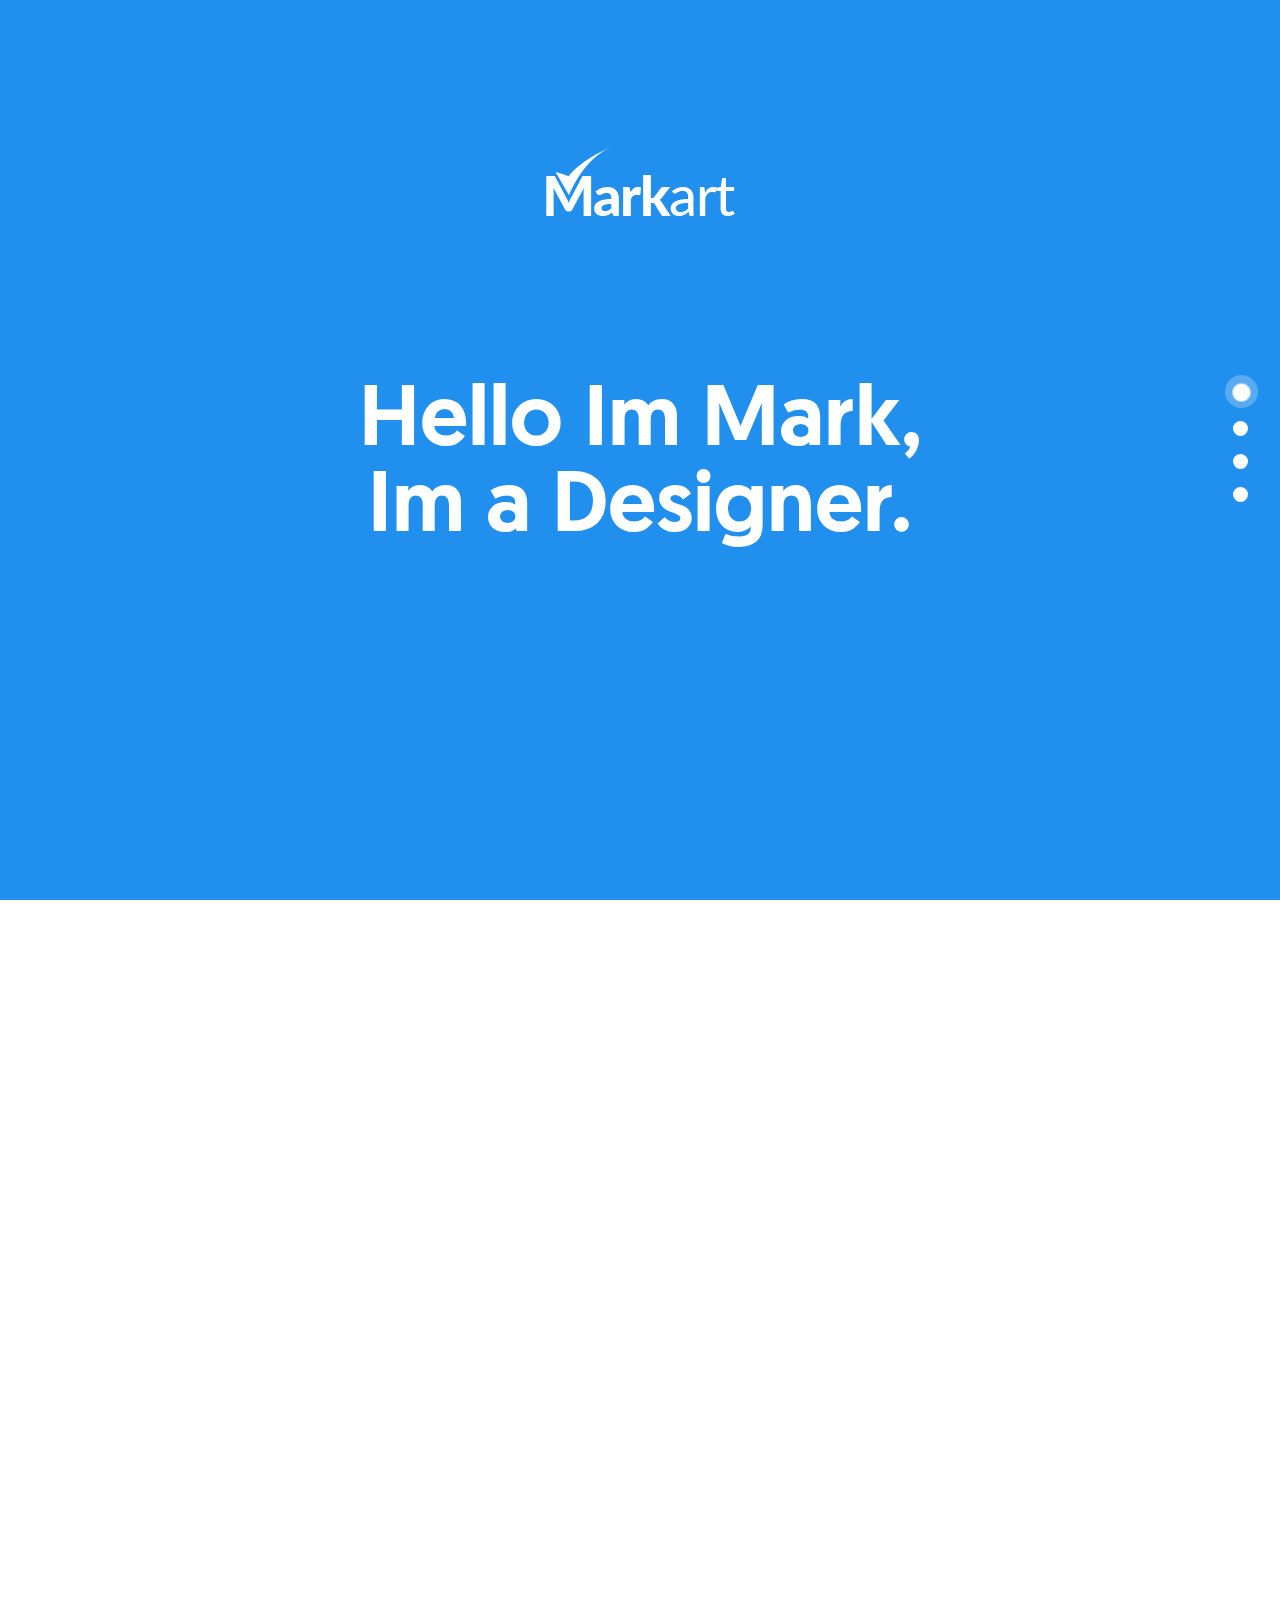
<file: markart/index.html>
<!DOCTYPE html>
<html>
<head>
	<meta charset="utf-8" />
	<title>Mark art</title>
	<meta http-equiv="X-UA-Compatible" content="IE=edge" />
	<meta name="viewport" content="width=device-width, initial-scale=1.0" />
	<link rel="SHORTCUT ICON" href="images/favicon.ico" type="image/x-icon">
	<link rel="stylesheet" href="css/main.css" />	
	<link rel="stylesheet" href="css/fonts.css" />
	<link rel="stylesheet" href="css/media.css" />
	<link rel="stylesheet" href="libs/jquery.fullPage.css">
	<link rel="stylesheet" href="libs/hover-min.css">
</head>
<body>
	<div class="wrapper" id="fullpage">
		<div class="title section">
			<a href="#" class="logo"><img src="images\logo.png" alt="logo" class="logo-img"><strong>Mark art</strong></a>
			<h1 class="header-title">Hello Im Mark,<br>Im a Designer.</h1>
		</div>
		<div class="ux-designs section">
			<div class="wrap wrap-desctop">		
				<h3 class="designs-title">UI/UX Designs</h3>
				<h4 class="subtitle">For More UI/UX Design Work Go To <a href="https://www.behance.net/markartgraphics" target="_blank" class="bechance"><img src="images/bechance-blue.png" alt="icon" class="bechance"></a></h4>
			</div>
			<img src="images/mobile-portfolio.png" alt="portfolio" class="mobile portfolio">
		</div>

	<div class="web-designs section">
		<div class="wrap web-wrap">
			<h3 class="designs-title">Web Designs</h3>
			<h4 class="subtitle">For More Web Design Work Go To <a href="https://www.behance.net/markartgraphics" target="_blank" class="bechance"><img src="images/bechance-blue.png" alt="icon" class="bechance"></a></h4>
		</div>	
		<img src="images/web-portfolio.png" alt="#" class="web-portfolio">
	</div>
	<div class="shirt-design section">
		<h3 class="designs-title">T-Shirt Designs</h3>
		<img src="images/tshirt.png" alt="shirt" class="portfolio t-shirt">
		<h4 class="subtitle shirt-subtitle">For More T-Shirt Design Work Go To <a href="https://www.behance.net/markartgraphics" target="_blank" class="bechance"><img src="images/bechance-black.png" alt="icon" class="bechance"></a></h4>
	</div>
	<footer class="footer section">
		<div class="wrap-footer">
		<h2 class="footer-title">Get In Touch</h2>
		<div class="wrap-email">
			<a href="mailto:markartgraphics@gmail.com" target="_blank" class="email">markartgraphics@gmail.com</a>
		</div>
			<ul class="social-media">
				<li>
					<a href="https://www.instagram.com/markartgraphics/" target="_blank">
						<img src="images/instagram.png" class="hvr-grow" alt="instagram">
					</a>
				</li>
				<li>
					<a href="https://twitter.com/markartgraphics" target="_blank">
						<img src="images/twitter.png" class="hvr-shrink" alt="twitter">
					</a>
				</li>
				<li>
					<a href="https://www.behance.net/markartgraphics" target="_blank">
						<img src="images/bechance.png" class="hvr-bounce-in" alt="bechance">
					</a>
				</li>
				<li class="last">
					<a href="https://dribbble.com/markartgraphics" target="_blank">
						<img src="images/dribble.png" class="hvr-push" alt="dribble">
					</a>
				</li>
			</ul>
		</div>
		<div class="author clearfix">
			<img src="images/ok-icon.png" alt="icon">
			<p>	&#169 Mark Gerkules, All Rights Reserved, 2016</p>
		</div>
	</div>		
	</footer>
	<!--[if lt IE 9]>
	<script src="libs/html5shiv/es5-shim.min.js"></script>
	<script src="libs/html5shiv/html5shiv.min.js"></script>
	<script src="libs/html5shiv/html5shiv-printshiv.min.js"></script>
	<script src="libs/respond/respond.min.js"></script>
	<![endif]-->
	<script src="libs/jquery-3.0.0.min.js"></script>
	<script src="js/common.js"></script>
	<script src="libs/jquery.fullPage.js"></script>
	<!-- Yandex.Metrika counter --><!-- /Yandex.Metrika counter -->
	<!-- Google Analytics counter --><!-- /Google Analytics counter -->
</body>
</html>
</file>
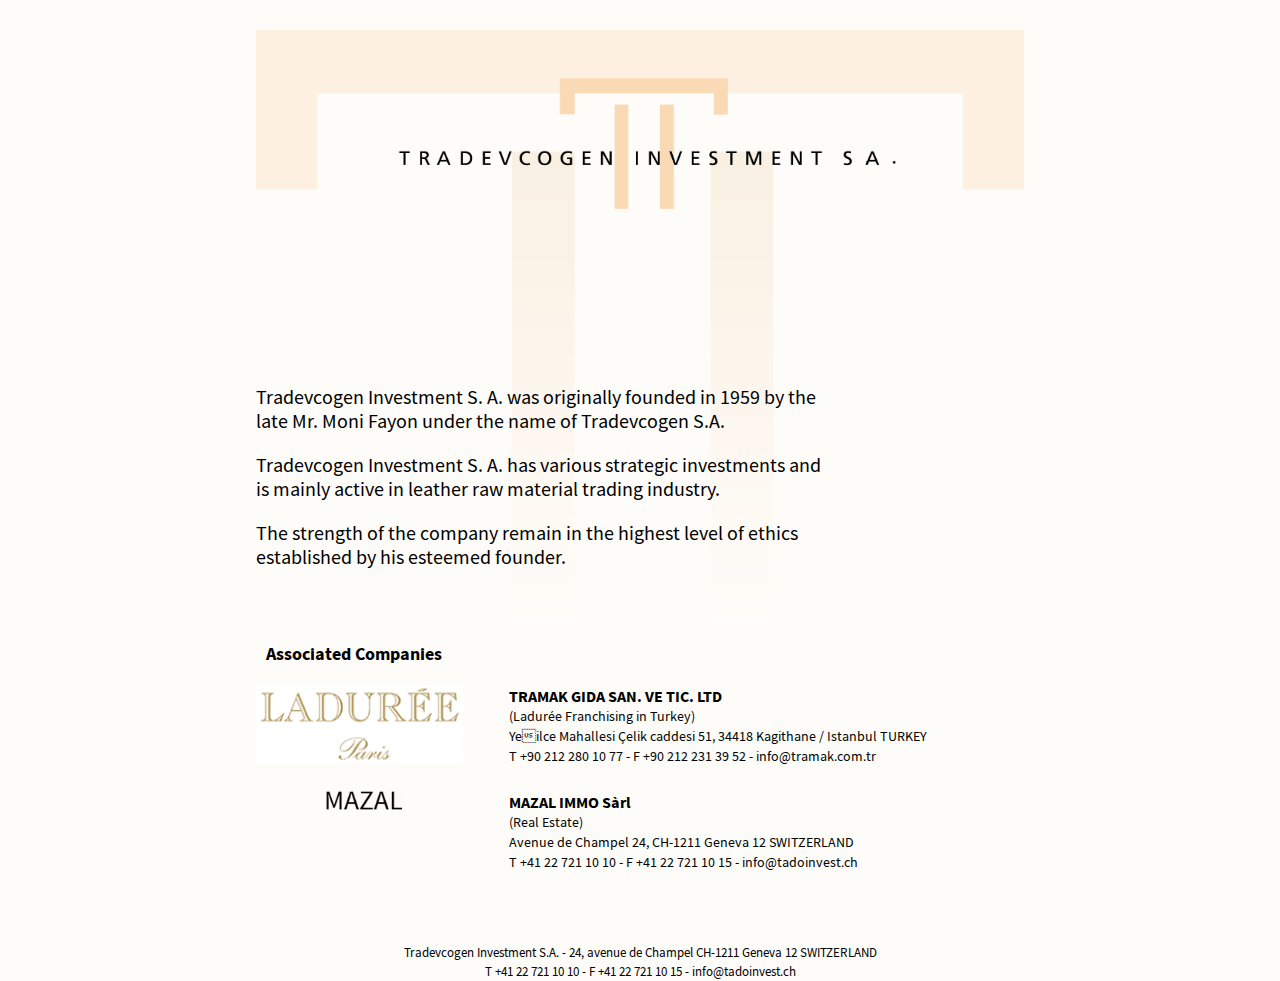
<file: Small landig page/index.html>
<!DOCTYPE html>
<html>
<head>
	<meta charset="utf-8" />
	<title>Tradevcoden Investment Sa.</title>
	<meta http-equiv="X-UA-Compatible" content="IE=edge" />
	<meta name="viewport" content="width=device-width, initial-scale=1.0" />
	<link rel="stylesheet" href="css/main.css" />
</head>
<body>
	<div class="logo">
		<img src="img/logo.png" alt="logo" class="logo-img">
	<ul class="content ">
		<li>Tradevcogen Investment S. A. was originally founded in 1959 by the late
Mr. Moni Fayon under the name of Tradevcogen S.A.</li>
		<li>Tradevcogen Investment S. A. has various strategic investments and is
mainly active in leather raw material trading industry.</li>
		<li>The strength of the company remain in the highest level of ethics
established by his esteemed founder.</li>
	</ul>		
	</div>
	<div class="info clearfix">
		<p class="subtitle">Associated Companies</p>
		<ul class="">
			<li class="companies clearfix">
				<img src="img/laduree.png" alt="banner" class="laduree">
				<div class="brand">
					<h3>TRAMAK GIDA SAN. VE TIC. LTD</h3>
					<p>(Ladurée Franchising in Turkey)<br>
Yeilce Mahallesi Çelik caddesi 51, 34418 Kagithane / Istanbul TURKEY<br>
T +90 212 280 10 77 - F +90 212 231 39 52 - <a href="mailto:info@tramak.com.tr" target="_blank">info@tramak.com.tr</a></p>
				</div>
			</li>
<!-- 			<li class="companies clearfix">
	<img src="img/gacis.png" alt="banner" class="gacis">
	<div class="brand">
		<h3>GACIS S.A.</h3>
		<p>(Financial Advisory Consulting)<br>
Rue Pedro Meylan 1, 1208 Geneva SWITZERLAND<br>
T +41 22 588 65 00 / 05 - F +41 22 588 65 09 - <a href="mailto:info@gacis.ch" target="_blank">info@gacis.ch</a></p>
	</div>				
</li> -->
			<li class="companies clearfix">
				<img src="img/mazal.png" alt="banner" class="mazal">
				<div class="brand">
					<h3>MAZAL IMMO Sàrl</h3>
					<p>(Real Estate)<br>
Avenue de Champel 24, CH-1211 Geneva 12 SWITZERLAND<br>
T +41 22 721 10 10 - F +41 22 721 10 15 - <a href="mailto:info@tadoinvest.ch" target="_blank">info@tadoinvest.ch</a></p>
				</div>				
			</li>
		</ul>
	</div>
	<footer class="footer clearfix">
		<p class="footer-info">
			Tradevcogen Investment S.A. - 24, avenue de Champel CH-1211 Geneva 12 SWITZERLAND<br>
T +41 22 721 10 10 - F +41 22 721 10 15 - <a href="mailto:info@tadoinvest.ch" target="_blank">info@tadoinvest.ch</a>
		</p>
	</footer>
	<!-- Yandex.Metrika counter --><!-- /Yandex.Metrika counter -->
	<!-- Google Analytics counter --><!-- /Google Analytics counter -->
</body>
</html>
</file>
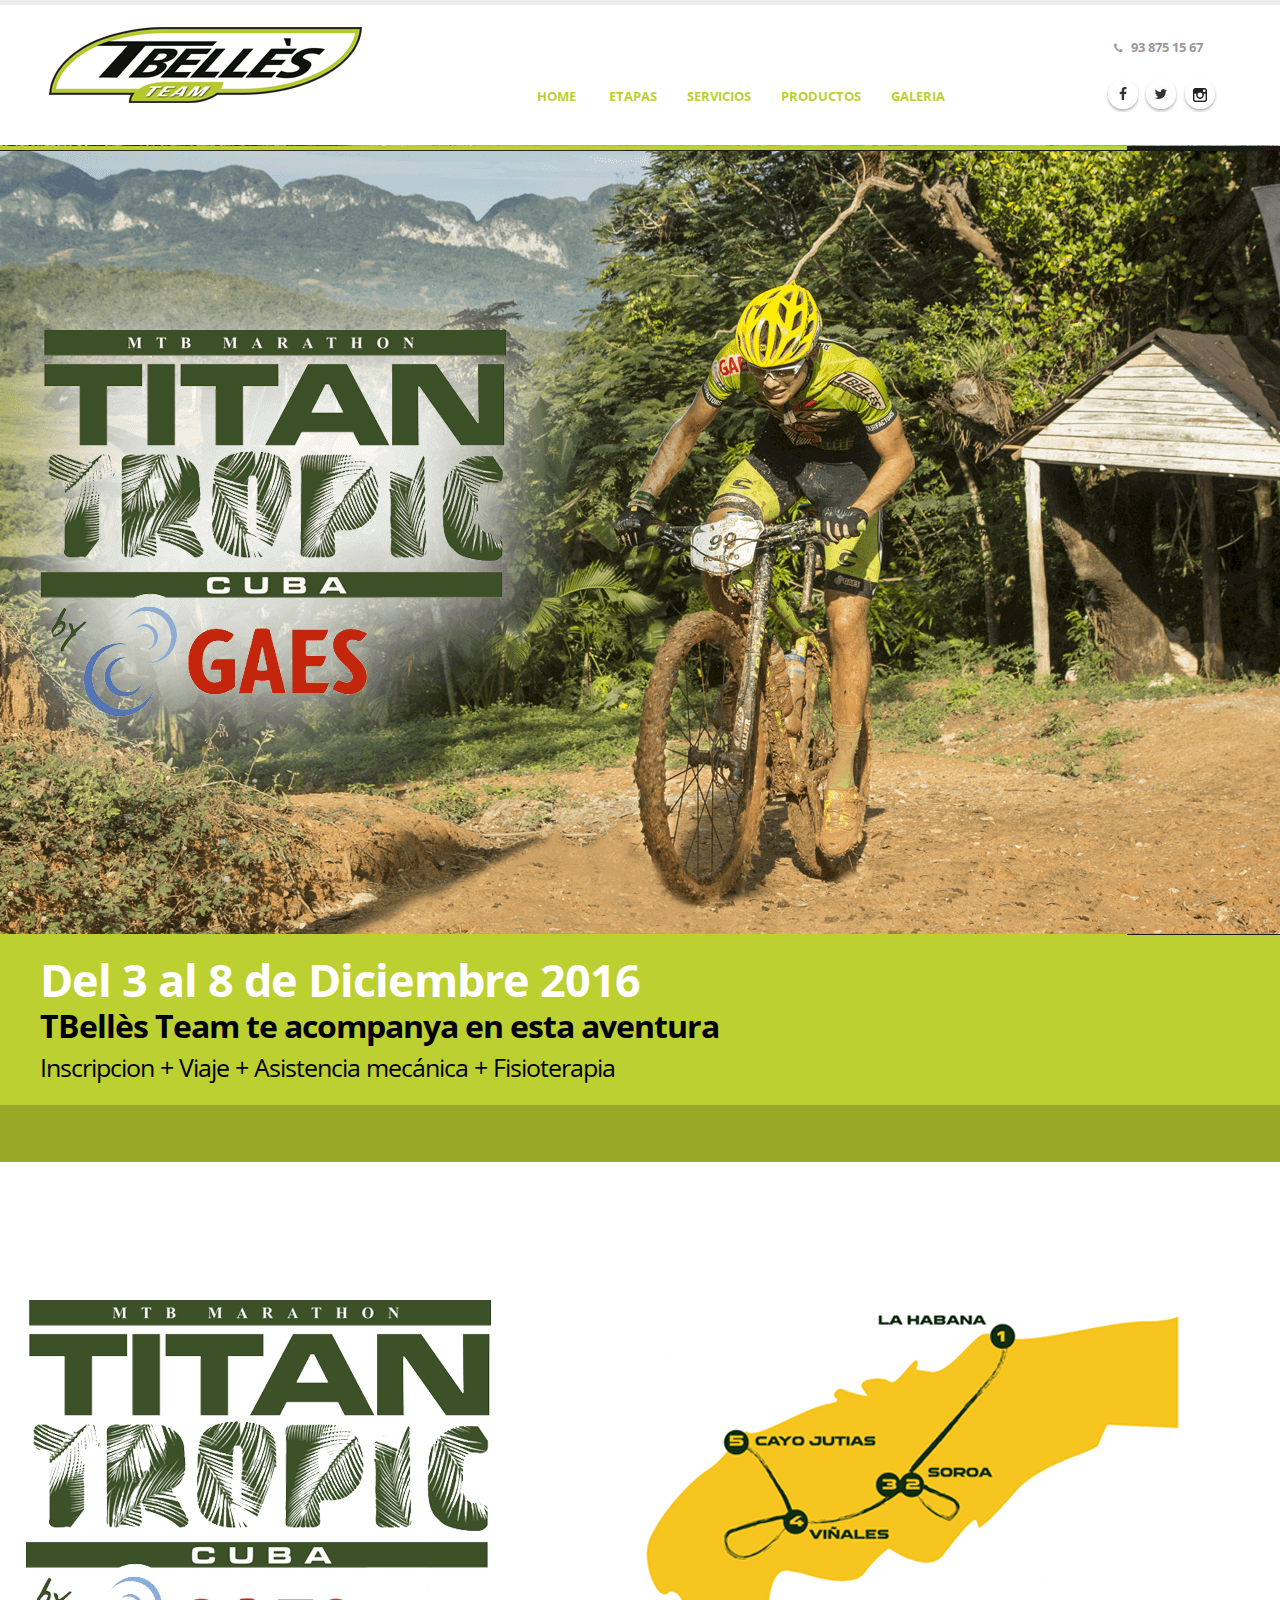
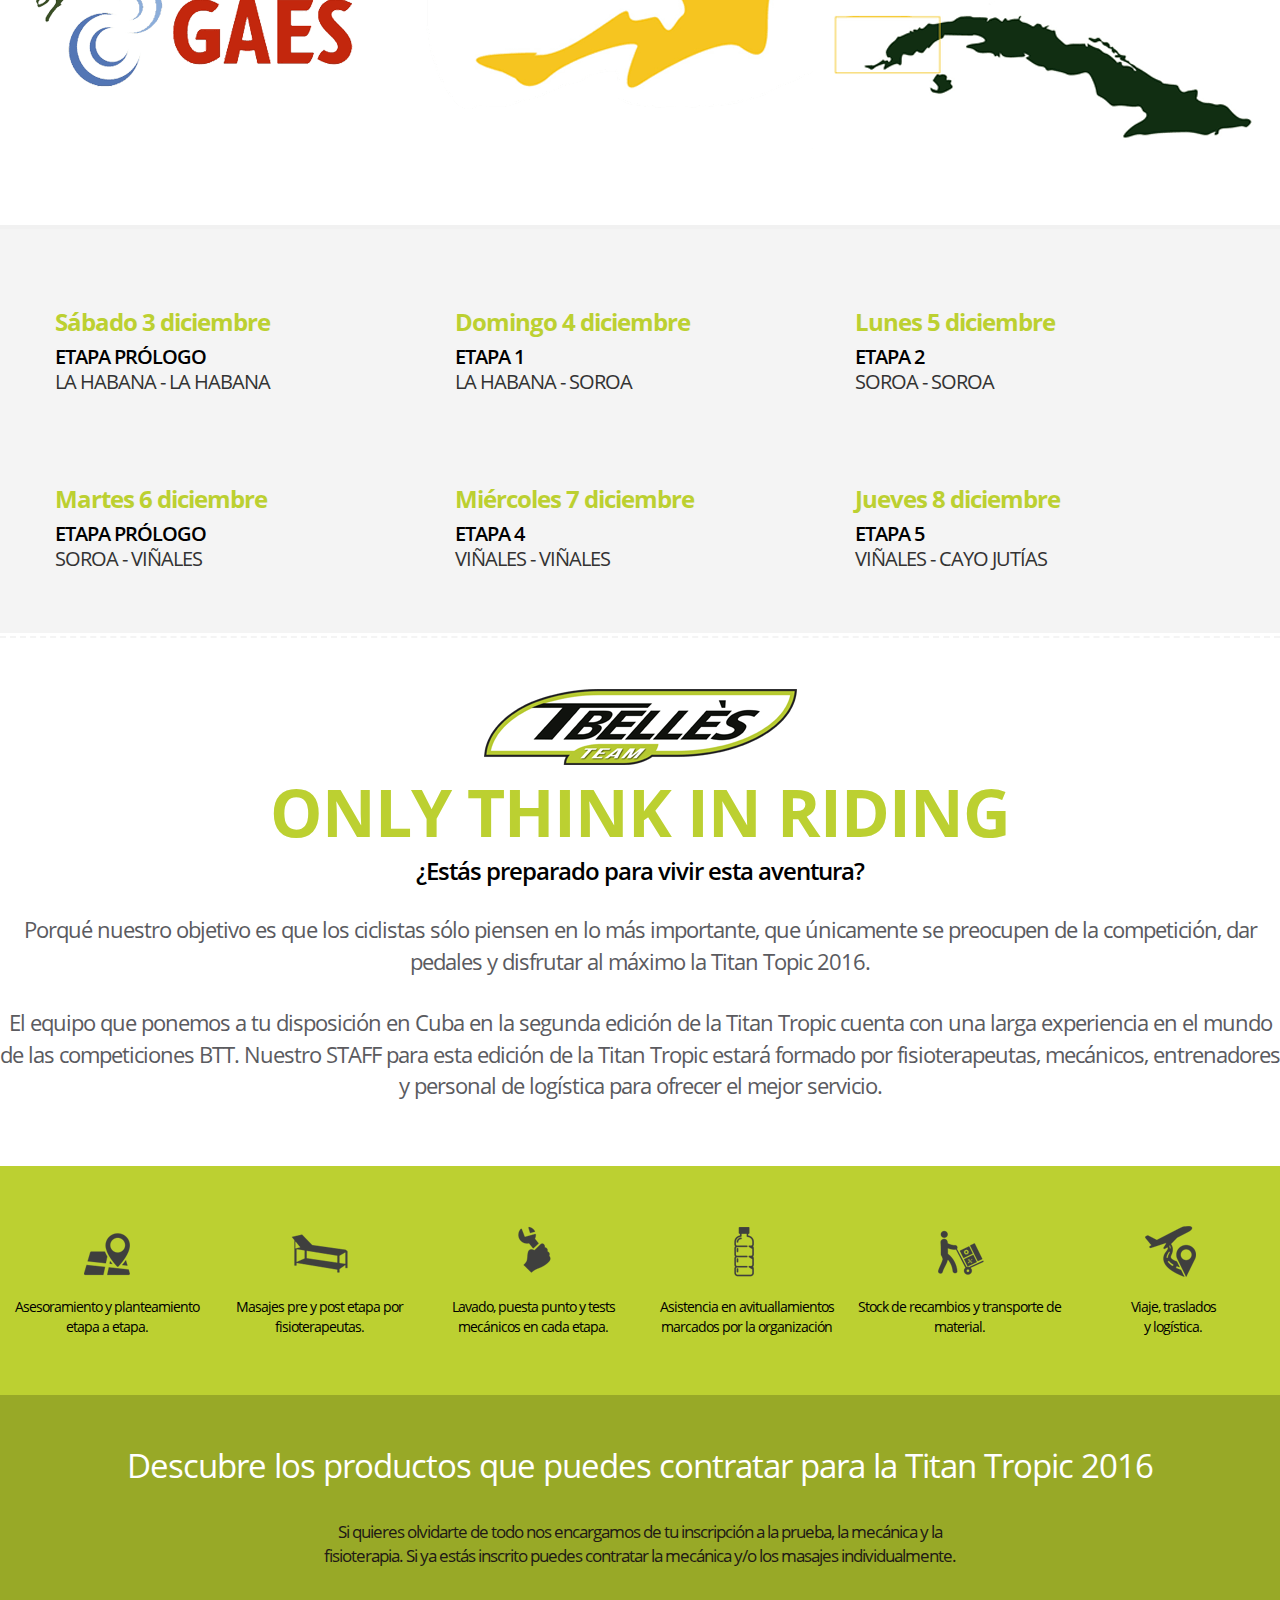
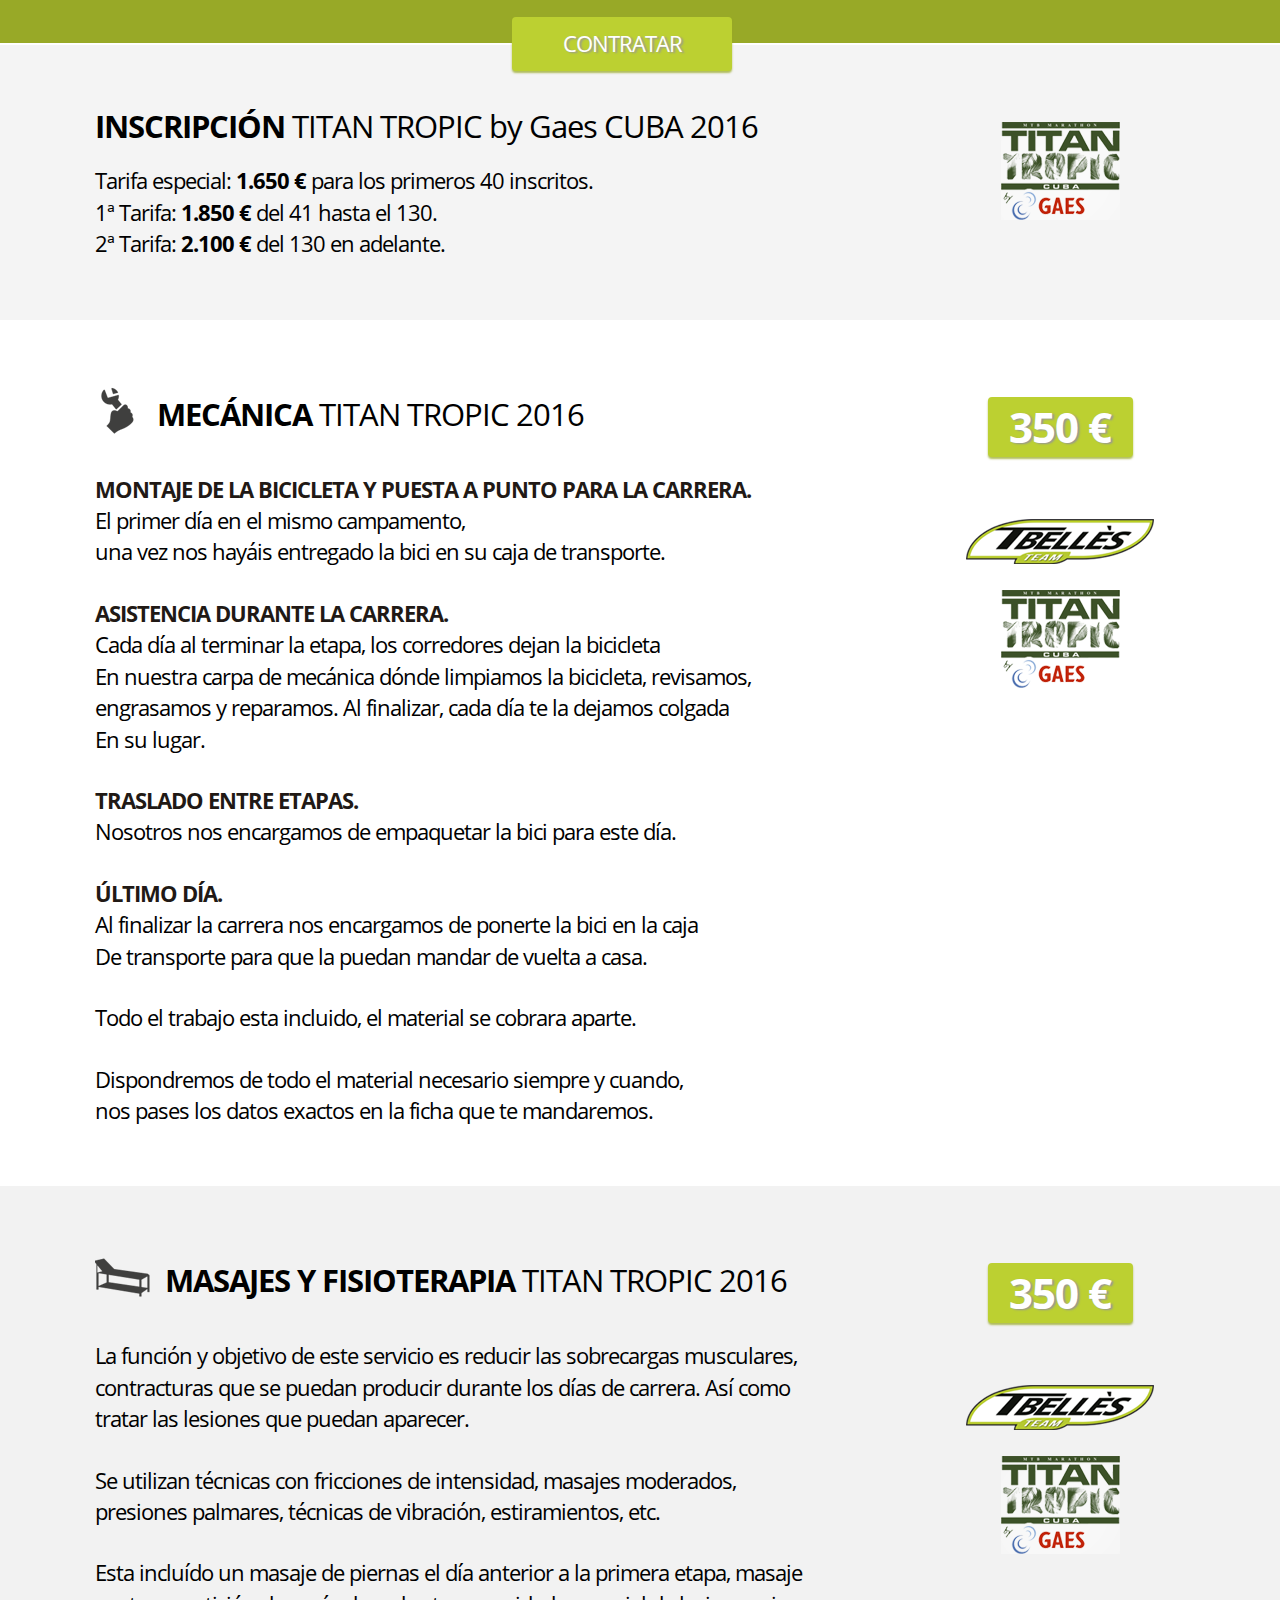
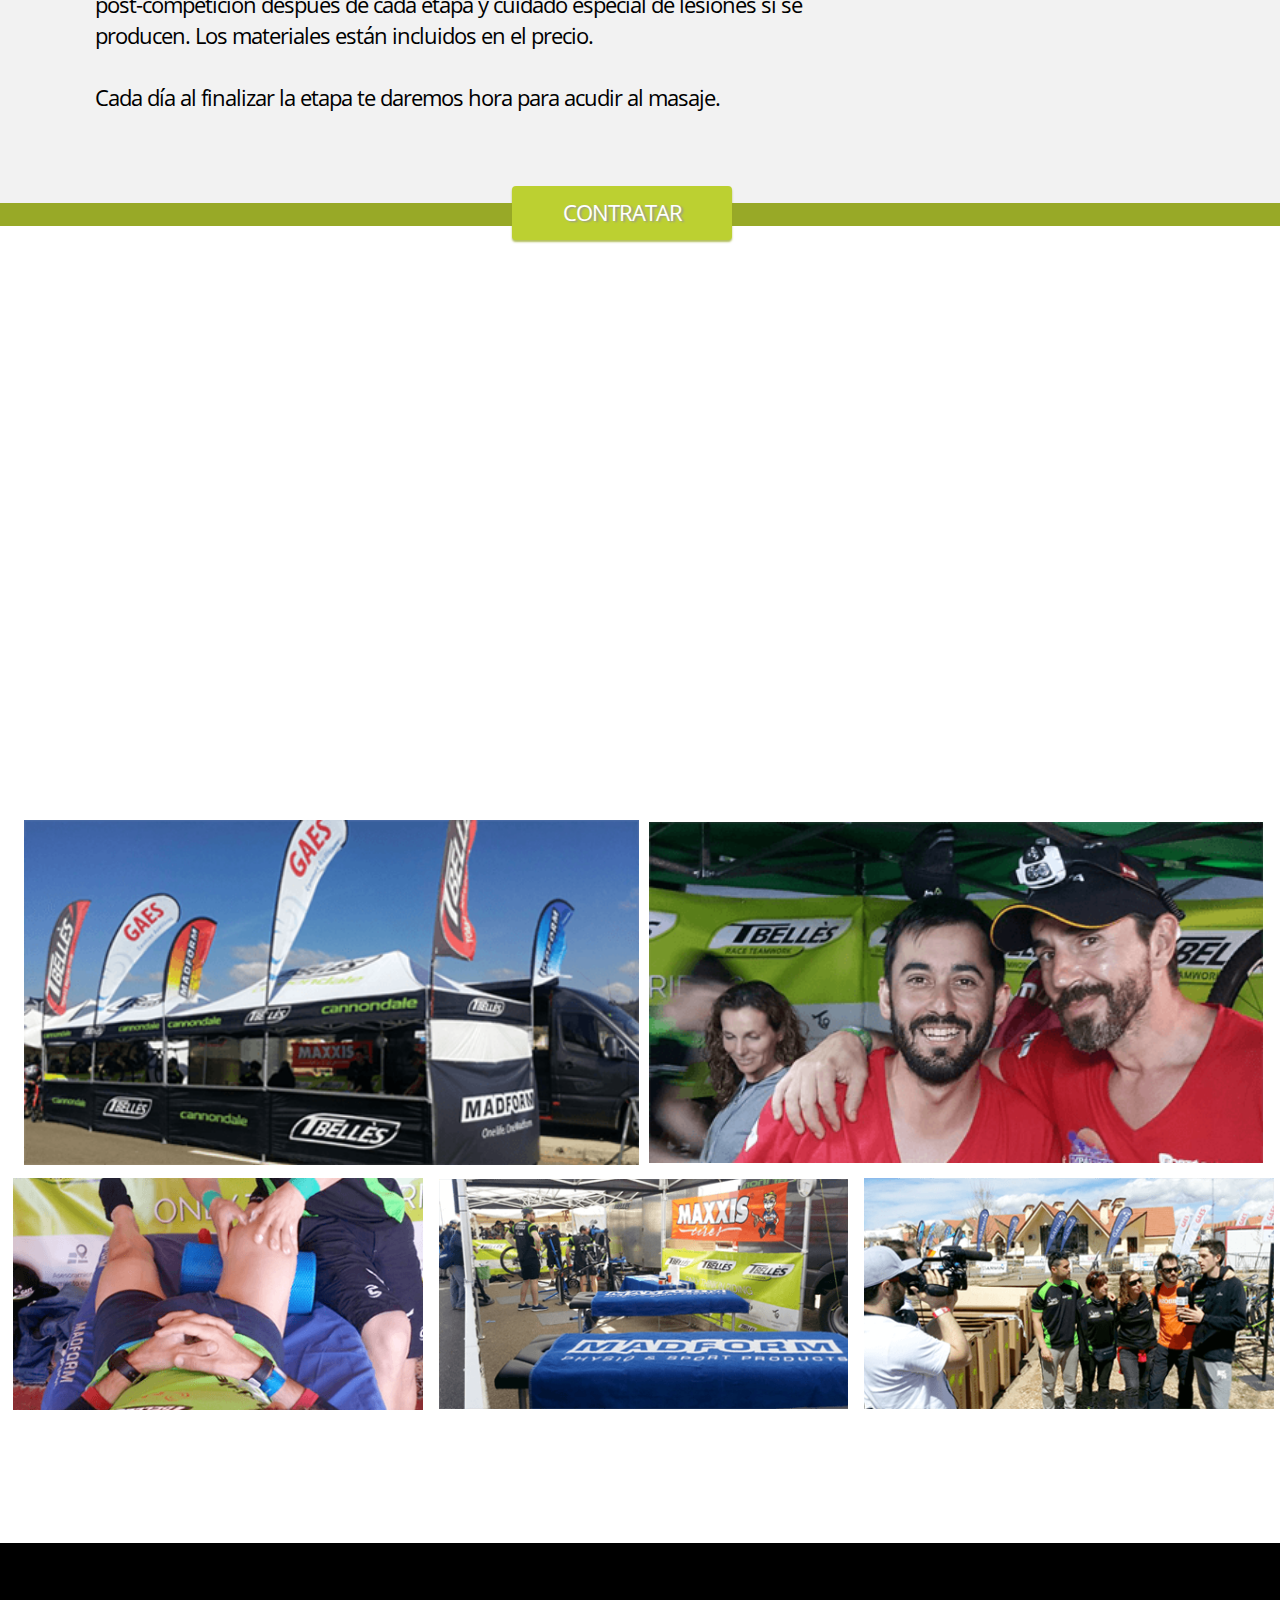
<file: Titan_Landing/index.html>
<!DOCTYPE html>
    <html>
    <head>
      <meta charset="utf-8" />
      <title>Tbellès</title>
      <meta http-equiv="X-UA-Compatible" content="IE=edge" />
      <meta name="viewport" content="width=device-width, initial-scale=1.0" />
      <link rel="stylesheet" href="css/bootstrap.min.css">
      <link rel="stylesheet" href="css/fonts.css">
      <link rel="stylesheet" href="https://cdnjs.cloudflare.com/ajax/libs/font-awesome/4.6.3/css/font-awesome.min.css">
      <link rel="stylesheet" href="css/main.css"/>
    </head>
    <body>
      <div class="wrapper">
      <!--Back to top-->
      <a href="#" class="back-to" id="back-to-top" title="Back to top"><img class="back-to" src="img/back.png" alt="#"></a>
        <header class="header">
          <div class="header-middle">
            <nav class="navbar navbar-default">
              <div class="container-fluid">
                <!-- Brand and toggle get grouped for better mobile display -->
                <div class="navbar-header">
                  <button type="button" class="navbar-toggle collapsed" data-toggle="collapse" data-target="#bs-example-navbar-collapse-1" aria-expanded="false">
                    <span class="sr-only">Toggle navigation</span>
                    <span class="icon-bar"></span>
                    <span class="icon-bar"></span>
                    <span class="icon-bar"></span>
                  </button>
                  <a class="navbar-brand brand-logo" href="#">
                    <img src="img/logo.png" alt="logo" class="logo">
                    <strong>Tbelles</strong>
                  </a>
                </div>
                <!-- Collect the nav links, forms, and other content for toggling -->
                <div class="collapse navbar-collapse" id="bs-example-navbar-collapse-1">
                  <ul class="nav navbar-nav">
                    <li class="active"><a href="#home" class="ancLinks">HOME <span class="caret"></span></a></li>
                    <li><a href="#etaps" class="ancLinks">ETAPAS<span class="caret"></span></a></li>
                    <li><a href="#service" class="ancLinks">SERVICIOS<span class="caret"></span></a></li>
                    <li><a href="#products" class="ancLinks">PRODUCTOS<span class="caret"></span></a></li>
                    <li><a href="#gallery" class="ancLinks">GALERIA<span class="caret"></span></a></li>
                  </ul>
                  <ul class="nav navbar-nav navbar-right">
                    <li>
                      <span class="phone"><i class="fa fa-phone" aria-hidden="true"></i>93 875 15 67</span>
                      <div class="icons">
                        <a href="https://www.facebook.com/tbellesteam" target="_blank" class="facebook-icon"></a>
                        <a href="https://twitter.com/tbellesteam/" class="twitter-icon" target="_blank"></a>
                        <a href="https://www.instagram.com/tbellesteam/" class="instagram-icon" target="_blank"></a>
                      </div>
                    </li>
                  </ul>
                </div><!-- /.navbar-collapse -->
              </div><!-- /.container-fluid -->
            </nav>
          </div>
        </header>
            <!--Header finish-->
        <main class="main">
          <div class="banner-block">
            <img src="img/slide-background.png" alt="image" class="banner-block-img">
          </div>
          <div id="home" class="description-banner container-fluid">
            <div class="main-description">
              <div class="row">
                <div class="content-description col-sm-9">
                  <h2 class="description-title">Del 3 al 8 de Diciembre 2016</h2>
                  <h3 class="description-subtitle">TBellès Team te acompanya en esta aventura</h3>
                  <p class="description-formula">Inscripcion + Viaje + Asistencia mecánica + Fisioterapia</p>
                </div>
<!--                 <div class="description-link col-sm-3">
  <a href="#" class="description-button">Mas informacion</a>
</div> -->
              </div>  
            </div>
          </div>
          <!--tropic map-->
          <div id="etaps" class="tropic-map">
            <img src="img/tropic-map.png" alt="map" class="tropic-map-img">
          </div>
          <div class="microblog comtainer-fluid">
            <div class="row microblog-content">
              <div class="col-sm-4">
                <h4 class="microblog-title">Sábado 3 diciembre</h4>
                <h5 class="microblog-subtitle">ETAPA PRÓLOGO</h5>
                <p class="microblog-text">LA HABANA - LA HABANA</p>
              </div>
              <div class="col-sm-4">
                <h4 class="microblog-title">Domingo 4 diciembre</h4>
                <h5 class="microblog-subtitle">ETAPA 1</h5>
                <p class="microblog-text">LA HABANA - SOROA</p>
              </div>
              <div class="col-sm-4">
                <h4 class="microblog-title">Lunes 5 diciembre</h4>
                <h5 class="microblog-subtitle">ETAPA 2</h5>
                <p class="microblog-text">SOROA - SOROA</p>
              </div>
            </div>
            <div class="row microblog-content bottom-content">
              <div class="col-sm-4">
                <h4 class="microblog-title">Martes 6 diciembre</h4>
                <h5 class="microblog-subtitle">ETAPA PRÓLOGO</h5>
                <p class="microblog-text">SOROA - VIÑALES</p>
              </div>
              <div class="col-sm-4">
                <h4 class="microblog-title">Miércoles 7 diciembre</h4>
                <h5 class="microblog-subtitle">ETAPA 4</h5>
                <p class="microblog-text">VIÑALES - VIÑALES</p>
              </div>
              <div class="col-sm-4 ">
                <h4 class="microblog-title">Jueves 8 diciembre</h4>
                <h5 class="microblog-subtitle">ETAPA 5</h5>
                <p class="microblog-text">VIÑALES - CAYO JUTÍAS </p>
              </div>
            </div>        
          </div>
          <!--riding-info block-->
          <div class="border">border</div>
          <div id="service" class="riding-info">
            <div class="logo-middle">
              <a href="#"><img src="img/logo.png" alt="#"></a>
            </div>
            <h1 class="riding-title">ONLY THINK IN RIDING</h1>
            <h5 class="riding-subtitle">¿Estás preparado para vivir esta aventura?</h5>
            <p class="riding-content">Porqué nuestro objetivo es que los ciclistas sólo piensen en lo más importante, que únicamente se preocupen de la competición,
    dar pedales y disfrutar al máximo la Titan Topic 2016.</p>
            <p class="riding-content bottom-riding-content">El equipo que ponemos a tu disposición en Cuba en la segunda edición de la Titan Tropic cuenta con una larga experiencia en el
    mundo de las competiciones BTT. Nuestro STAFF para esta edición de la Titan Tropic estará formado por fisioterapeutas, mecánicos, entrenadores y personal de logística para ofrecer el mejor servicio.</p>
          </div>
          <!--icon-service block-->
          <div class="icon-service conteiner-fluid">
            <div class="row service-center">
              <div class="col-sm-2 icon-block">
                <div class="icon gps"></div>
                <span class="service-description">Asesoramiento y planteamiento
    etapa a etapa.</span>
              </div>
              <div class="col-sm-2 icon-block">
                <div class="icon relax"></div>
                <span class="service-description">Masajes pre y post etapa
    por fisioterapeutas.</span>
              </div>
              <div class="col-sm-2 icon-block">
                <div class="icon repair"></div>
                <span class="service-description">Lavado, puesta punto y tests
    mecánicos en cada etapa.</span>
              </div>
              <div class="col-sm-2 icon-block">
                <div class="icon bottel"></div>
                <span class="service-description">Asistencia en avituallamientos
    marcados por la organización</span>
              </div>
              <div class="col-sm-2 icon-block">
                <div class="icon delivery"></div>
                <span class="service-description">Stock de recambios y 
    transporte de material.</span>
              </div>
              <div class="col-sm-2 icon-block">
                <div class="icon travel"></div>
                <span class="service-description">Viaje, traslados<br>
    y logística.</span>
              </div>
            </div>
          </div>
          <!--hire block-->  
          <div class="hire clearfix">
            <div class="service-center">
              <h3 class="hire-title">Descubre los productos que puedes contratar para la Titan Tropic 2016</h3>
              <p class="hire-subtitle">Si quieres olvidarte de todo nos encargamos de tu inscripción a la prueba, la mecánica y la fisioterapia. Si ya estás inscrito puedes contratar la mecánica y/o los masajes individualmente.</p>
            </div>
            <a href="http://tbelles.impres.net/es/pruebas/8-titantro
pic.html#/13-modalidad_de_pago-importe_tot
al/12-servicios-mecanica_fisio" target="_blank" class="button contratar-button">CONTRATAR</a>
          </div>
          <!--Register-now-->
          <div id="products" class="register-now container-fluid">
            <div class="row center">
              <div class="col-sm-9 register-content">
                <h3 class="register-title"><span class="bold">INSCRIPCIÓN</span> TITAN TROPIC by Gaes CUBA 2016</h3>
                <span class="register-description">Tarifa especial: <span class="bold" >1.650 €</span> para los primeros 40 inscritos.</span>
                <span class="register-description">1ª Tarifa: <span class="bold" >1.850 €</span> del 41 hasta el 130.</span>
                <span class="register-description">2ª Tarifa: <span class="bold" >2.100 €</span> del 130 en adelante.</span>
              </div>
              <div class="col-sm-3 register-button">
                <img src="img/titan-small-img.png" alt="image" class="register-image">
              </div>
            </div>
          </div>

          <!--mechanism block-->
          <div class="mechanism conteiner-fluid">
            <div class="row center">
              <div class="col-sm-9 register-content">
                <h3 class="register-title"><span class="title-icon"></span><span class="bold"> MECÁNICA</span>  <span class="price">TITAN TROPIC 2016</span> </h3>
                <span class="subtitle-bold">MONTAJE DE LA BICICLETA Y PUESTA A PUNTO PARA LA CARRERA.</span>
                <span class="register-description description-finish">El primer día en el mismo campamento,<br> una vez nos hayáis entregado la bici en su caja de transporte.</span>
                <span class="subtitle-bold">ASISTENCIA DURANTE LA CARRERA.</span>
                <span class="register-description description-finish">Cada día al terminar la etapa, los corredores dejan la bicicleta<br>
    En nuestra carpa de mecánica dónde limpiamos la bicicleta, revisamos,<br>
    engrasamos y reparamos. Al finalizar, cada día te la dejamos colgada<br>
    En su lugar.</span>
                <span class="subtitle-bold">TRASLADO ENTRE ETAPAS.</span>
                <span class="register-description description-finish">Nosotros nos encargamos de empaquetar la bici para este día.</span>
                <span class="subtitle-bold">ÚLTIMO DÍA.</span>
                <span class="register-description description-finish">Al finalizar la carrera nos encargamos de ponerte la bici en la caja<br>
    De transporte para que la puedan mandar de vuelta a casa.</span>
                <span class="register-description description-finish" >Todo el trabajo esta incluido, el material se cobrara aparte.</span>
                <span class="register-description">Dispondremos de todo el material necesario siempre y cuando,<br>
    nos pases los datos exactos en la ficha que te mandaremos.</span>
              </div>
              <div class="col-sm-3">
                <a href="#" class="button mechanism-button">350 €</a>
                <img src="img/logo-small.png" alt="#" class="logo-small">
                <img src="img/titan-small-img.png" alt="image" class="register-image bottom-register-img">
              </div>
            </div>
          </div>
          <!--massage-info block-->
          <div class="massage-info container-fluid">
            <div class="row center">
              <div class="col-sm-9 register-content">
                <h3 class="register-title">
                  <span class="title-icon massage-icon"></span><span class="bold">MASAJES Y FISIOTERAPIA  <span class="price">TITAN TROPIC 2016</span> </span>
                </h3>
                <span class="register-description description-finish">La función y objetivo de este servicio  es reducir las sobrecargas musculares,
  contracturas que se puedan producir durante los días de carrera.
  Así como tratar las lesiones que puedan aparecer. </span>
                <span class="register-description description-finish">Se utilizan técnicas con fricciones de intensidad, masajes moderados,
  presiones palmares, técnicas de vibración, estiramientos, etc.</span>
                <span class="register-description description-finish">Esta incluído un masaje de piernas el día anterior a la primera etapa,
  masaje post-competición después de cada etapa y cuidado especial de lesiones
  si se producen. Los materiales están incluidos en el precio.</span>
                <span class="register-description description-finish">Cada día al finalizar la etapa te daremos hora para acudir al masaje.</span>
              </div>
              <div class="col-sm-3">
                <a href="#" class="button mechanism-button">350 €</a>
                <img src="img/logo-small.png" alt="#" class="logo-small">
                <img src="img/titan-small-img.png" alt="image" class="register-image bottom-register-img">
              </div>
            </div>
          </div>
          <div class="bottom-hire clearfix">
            <a href="http://tbelles.impres.net/es/pruebas/8-titantro
pic.html#/13-modalidad_de_pago-importe_tot
al/12-servicios-mecanica_fisio" target="_blank" class="button contratar-button bottom-contratar">CONTRATAR</a>
          </div>
          <!--video block-->
          <div id="gallery" class="video container-fluid">
            <div class="video-wrap clearfix">
              <div class="video-start">
              <iframe width="100%" height="507px" src="https://www.youtube.com/embed/faSQidCPAGg" frameborder="0" allowfullscreen></iframe>
              </div>
              <div class="right-image-block clearfix">
                <img class="right-image" src="img/image1.png" alt="image">
                <img class="right-image" src="img/image2.png" alt="image">
              </div>  
              <div class="bottom-image"> 
                <img class="left-image" src="img/image3.png" alt="image">
                <img src="img/image4.png" alt="image">
                <img src="img/image5.png" alt="image">
              </div>
            </div>
          </div>
        </main>    
        <footer id="contact" class="footer">

        </footer>
      </div>
      <script src="js/jquery-1.12.3.min.js"></script>
      <script src="js/bootstrap.min.js"></script>
      <script src="js/common.js"></script>
      <!-- Yandex.Metrika counter --><!-- /Yandex.Metriska counter -->
      <!-- Google Analytics counter --><!-- /Google Analytics counter -->
    </body>
    </html>
</file>
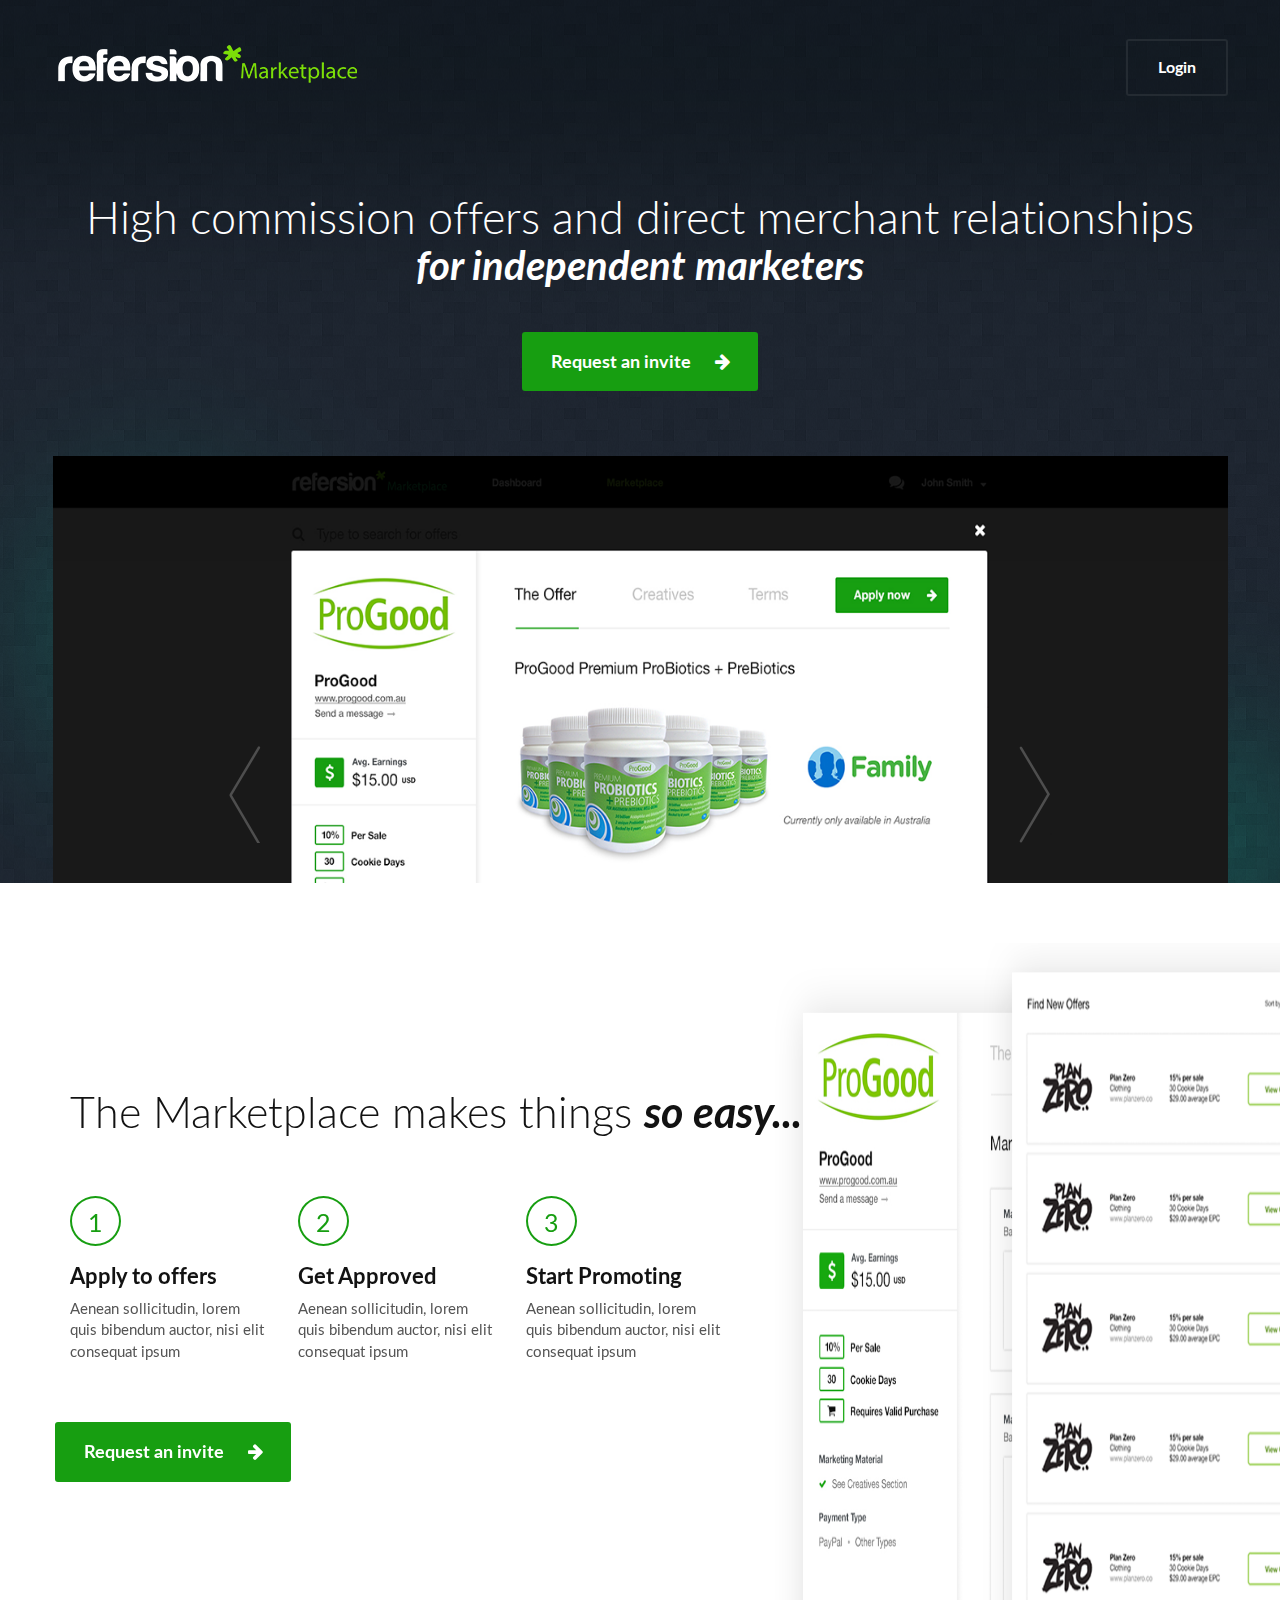
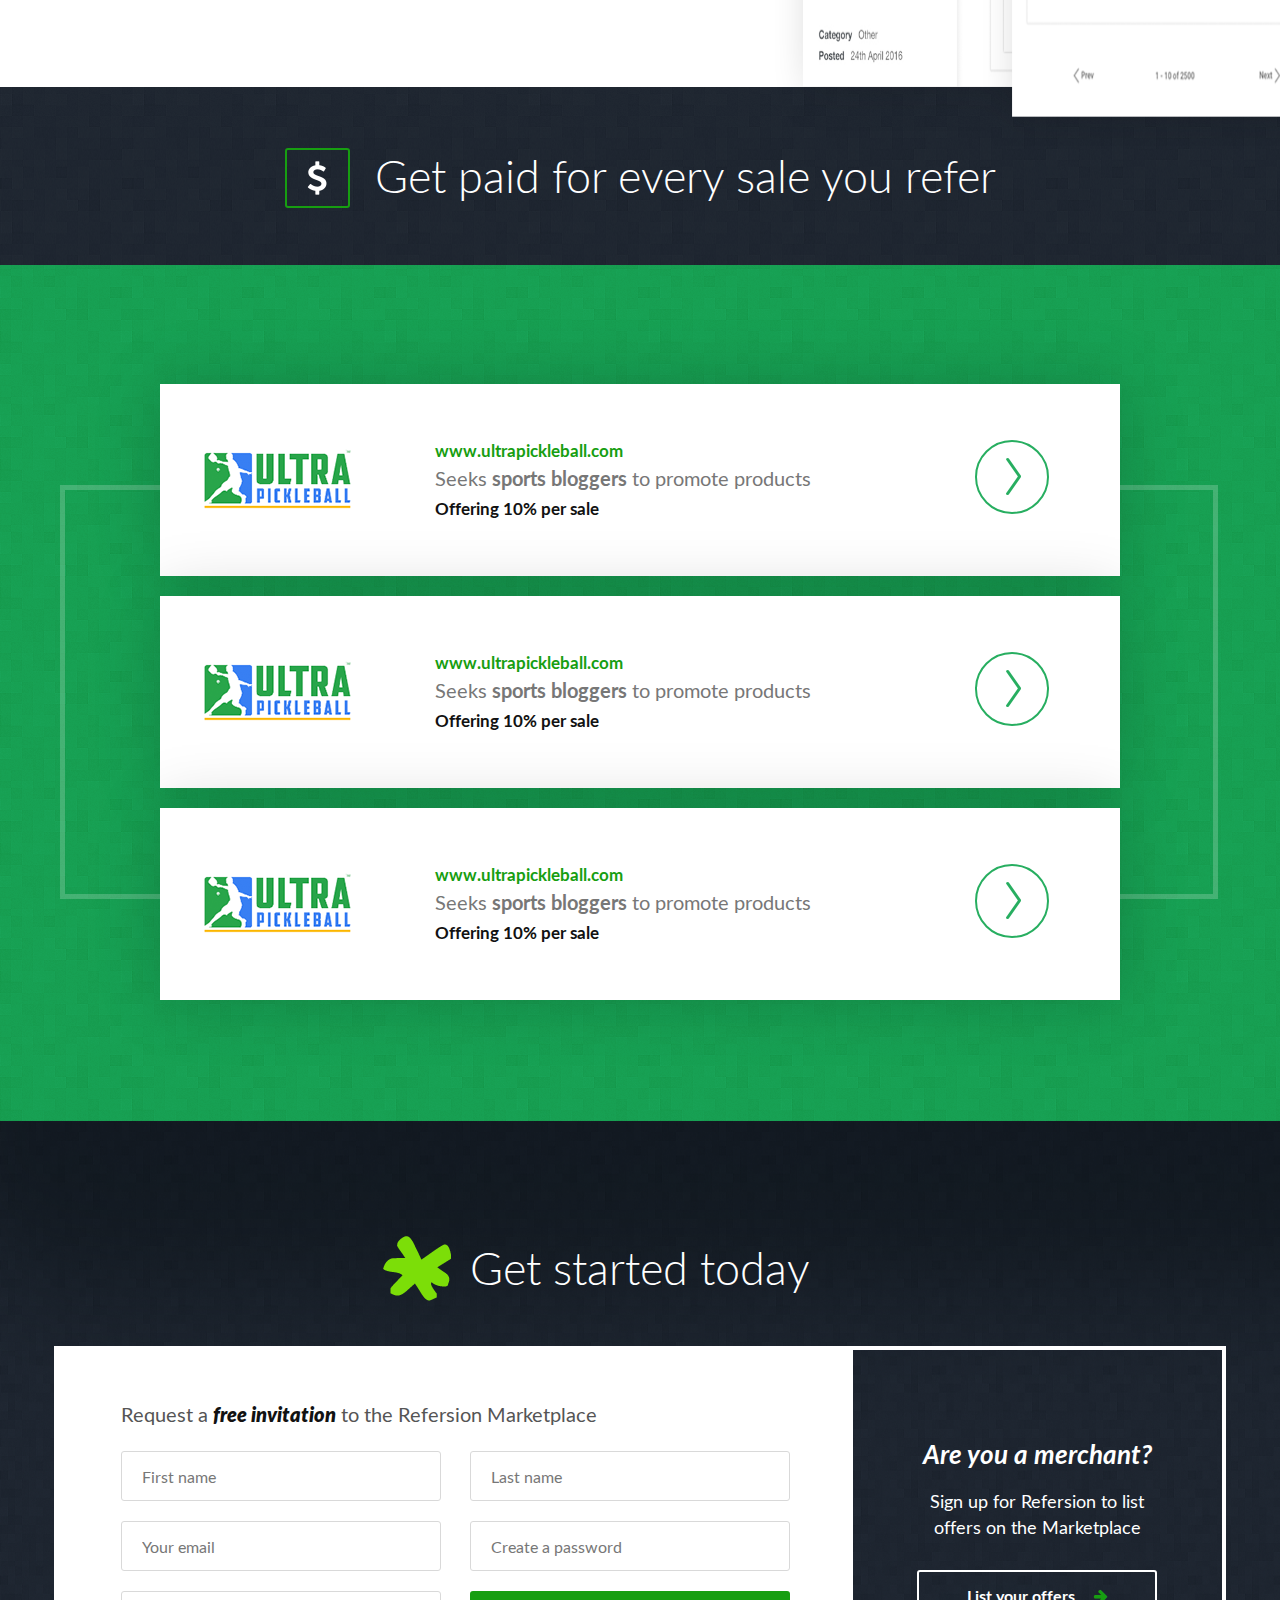
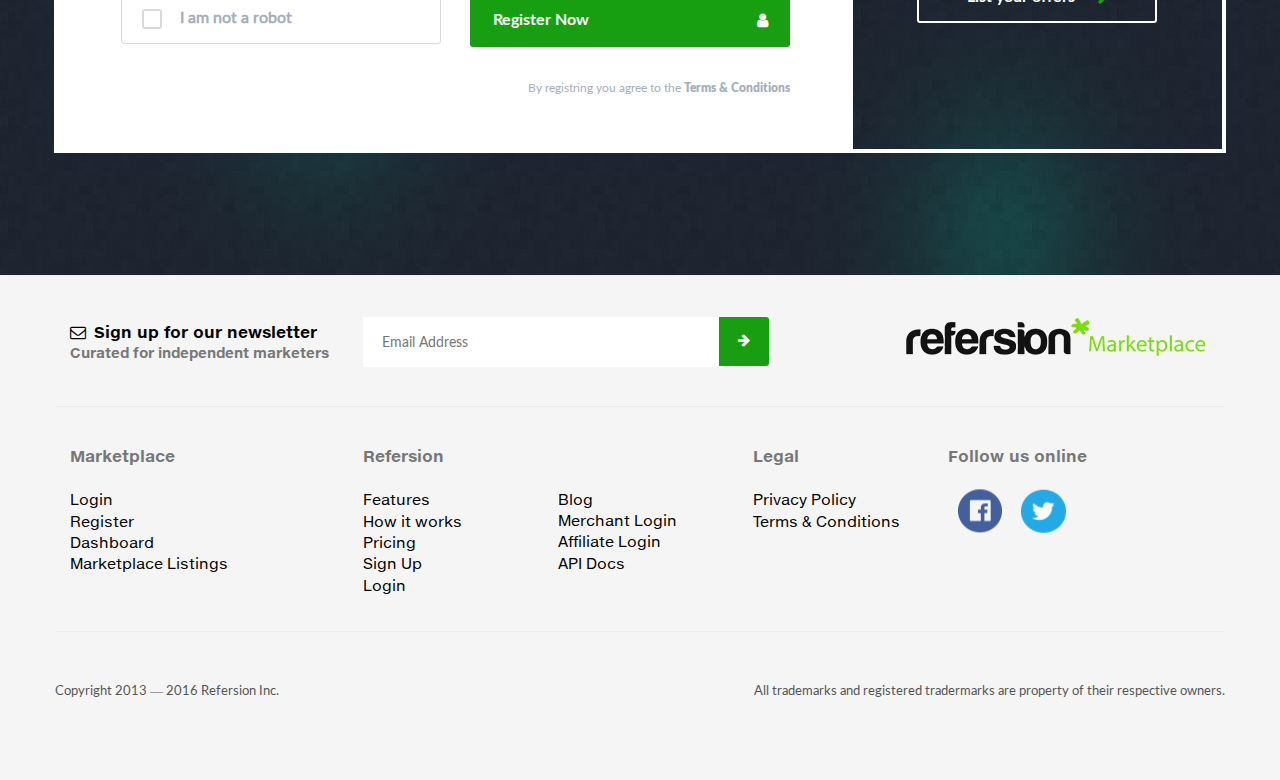
<file: Refersion-master/app/index.html>
<!DOCTYPE html>
  <html>
  <head>
    <meta charset="utf-8" />
    <title>Refersion</title>
    <meta http-equiv="X-UA-Compatible" content="IE=edge" />
    <meta name="viewport" content="width=device-width, initial-scale=1.0" />
    <link rel="stylesheet" href="css/bootstrap.min.css">
    <link rel="stylesheet" type="text/css" href="css/footer.css">
    <link rel="stylesheet" href="css/main.css"/>
    <link rel="stylesheet" href="css/slick.css">
    <link rel="stylesheet" href="css/fonts.css">
    <link rel="stylesheet" href="https://cdnjs.cloudflare.com/ajax/libs/font-awesome/4.6.3/css/font-awesome.min.css">
  </head>
  <body>
    <div class="wrapper">
      <div class="top-block">
        <header class="header clearfix">
          <div class="wrap-logo">
            <a href="#"><img src="img/logo.png" alt="logo" class="logo"></a>
            <strong>Refersion</strong>
          </div>
          <div class="hamburger icon-close">
            <button class="toggle_mnu hamburger">
              <span class="sandwich">
                <span class="sw-topper"></span>
                <span class="sw-bottom"></span>
                <span class="sw-footer"></span>
              </span>
            </button>
          </div>
          <nav class="top_mnu">
            <ul>
              <li><a href="#">Login</a></li>
            </ul>
          </nav>
          <div class="login-button">
            <a href="#" class="login-link">Login</a>
          </div>
        </header><!--Header finish-->  
        <div class="main-top-block clearfix">
          <h1 class="title">High commission offers and direct merchant relationships</h1>
          <h2 class="subtitle">for independent marketers</h2>
          <div class="request-button">
            <a href="#" class="request-link">Request an invite<i class="fa fa-arrow-right arrow-right" aria-hidden="true"></i></a>
          </div>
        </div>
        <div class="slider-wrapper">
          <div class="slider single-item home__slideshow-desctop">
            <div><img class="slider-image first-image" alt="slider-image" src="img/slider-image.png"/></div>
            <div><img class="slider-image second-image" alt="slider-image" src="img/slider-image.png"/></div>
            <div><img class="slider-image thirt-image" alt="slider-image" src="img/slider-image.png"/></div>
          </div>
          <div class="slider clearfix single-item home__slideshow-mobile">
            <div><img alt="slider-image" src="img/slider-image-mobile.png"/></div>
            <div><img alt="slider-image" src="img/slider-image-mobile.png"/></div>
            <div><img alt="slider-image" src="img/slider-image-mobile.png"/></div>
          </div>
        </div>
      </div><!--Top block finish-->
      <div class="how-it-work ">
        <div class="how-it-work-content container">
          <h2 class="marketplace-title ">The Marketplace makes things <span>so easy...</span></h2>      
          <div class="marketplace-info row">
            <div class="col-sm-4 step">
              <div class="number-step">1</div>
              <h4 class="step-subtitle">Apply to offers</h4>
              <p class="step-info">Aenean sollicitudin, lorem quis bibendum auctor, nisi elit consequat ipsum</p>
            </div>
            <div class="col-sm-4 step">
              <div class="number-step">2</div>
              <h4 class="step-subtitle">Get Approved</h4>
              <p class="step-info">Aenean sollicitudin, lorem quis bibendum auctor, nisi elit consequat ipsum</p>
            </div>
            <div class="col-sm-4 step">
              <div class="number-step">3</div>
              <h4 class="step-subtitle">Start Promoting</h4>
              <p class="step-info">Aenean sollicitudin, lorem quis bibendum auctor, nisi elit consequat ipsum</p>
            </div>
            <a href="#" class="request-link step-button clearfix">
              Request an invite<i class="fa fa-arrow-right arrow-right" aria-hidden="true"></i>
            </a>
          </div>
        </div>
        <img src="img/how-it-work.png" alt="image" class="how-it-work-image">
      </div><!--How-it-work finish-->
      <div class="paid-block clearfix">
        <div class="wrap-paid clearfix">
          <div class="paid"><div class="paid-icon"><img src="img/dollar-icon.png" alt="dollar-icon"></div>Get paid for every sale you refer</div>
        </div>  
      </div>  <!--Paid block finish-->
      <div class="discount-block">
        <div class="discount-content container">
          <div class="first-discount row">
            <div class="discount-logo col-sm-3">
              <img src="img/discount-logo.png" alt="discount-logo">
            </div>
            <div class="discount-info col-sm-7">
              <a href="http:www.ultrapickleball.com" target="_blank" class="discount-link">www.ultrapickleball.com</a>
              <p class="discount-description">Seeks <span>sports bloggers</span> to promote products</p>
              <span class="discount-offering">Offering 10% per sale</span>
            </div>
            <div class="col-sm-2">
              <a href="#" class="right-button"></a>
            </div>
          </div>
          <div class="first-discount second-discount row">
            <div class="discount-logo col-sm-3">
              <img src="img/discount-logo.png" alt="discount-logo">
            </div>
            <div class="discount-info col-sm-7">
              <a href="http:/www.ultrapickleball.com" target="_blank" class="discount-link">www.ultrapickleball.com</a>
              <p class="discount-description">Seeks <span>sports bloggers</span> to promote products</p>
              <span class="discount-offering">Offering 10% per sale</span>
            </div>
            <div class="col-sm-2">
              <a href="#" class="right-button"></a>
            </div>
          </div>
          <div class="first-discount second-discount last-discount row">
            <div class="discount-logo col-sm-3">
              <img src="img/discount-logo.png" alt="discount-logo">
            </div>
            <div class="discount-info col-sm-7">
              <a href="http:www.ultrapickleball.com" target="_blank" class="discount-link">www.ultrapickleball.com</a>
              <p class="discount-description">Seeks <span>sports bloggers</span> to promote products</p>
              <span class="discount-offering">Offering 10% per sale</span>
            </div>
            <div class="col-sm-2">
              <a href="#" class="right-button"></a>
            </div>
          </div>                
        </div>
      </div><!--Discount block finish-->
      <div class="start-block clearfix">
        
        <h4 class="start-title">Get started today</h4>
        <div class="wrapper-start-block clearfix">
        <div class="container form">
          <div class="row form-content">
            <h4 class="form-title">Request a <span>free invitation</span> to the Refersion Marketplace</h4>
            <div class="col-sm-12 first-form">
              <form class="first-form" action="get">
                <input type="text" class="name" placeholder="First name">
                <input type="text" placeholder="Last name">
                <input type="text" class="email-input"  placeholder="Your email">
                <input type="text" placeholder="Create a password">
                <div class="check clearfix">
                  <input class="checkbox" type="checkbox" name="check" value="check1"><label for="check1" class="check-text">I am not a robot</label>
                </div>
                <a href="#" class="register-button clearfix">
                  Register Now<i class="fa fa-user right-icon" aria-hidden="true"></i>
                </a>
              </form>
              <span class="tip clearfix">By registring you agree to the <a href="#" class="conditions">Terms & Conditions</a></span>
              </div>
            </div>
          </div>
            <div class="subscription">
              <h3 class="subscription-title">Are you a merchant?</h3>
              <p class="subscription-subtitle">Sign up for Refersion to list offers on the Marketplace</p>
              <a href="#" class="subscription-link">List your offers<i class="fa fa-arrow-right arrow-offer" aria-hidden="true"></i></a>
            </div>
          </div>          
        </div>  <!--Start block finish-->
        <footer class="footer clearfix">
          <div class="footer-content container">
            <div class="row top-footer ">
              <div class="wrap-revers">
                <div class=" col-md-3 col-sm-12">
                  <span class="newsletter-title"><i class="fa fa-envelope-o" aria-hidden="true"></i>Sign up for our newsletter</span>
                  <span class="info-marketer">Curated for independent marketers</span>
                </div>

                <div class="col-md-5 col-sm-12">
                  <div class="email-form clearfix">
                    <input type="text" placeholder=" Email Address" class="email"><a href="#" class="email-link"><i class="fa fa-arrow-right email-link-icon" aria-hidden="true"></i></a>
                  </div>
                </div>
              </div>
              <div class=" col-md-4 col-sm-12">
                <a href="#" class="bottom-logo">
                  <img src="img/bottom-logo.png" alt="#">
                </a>
              </div>
            </div>
            <div class="row middle-footer">
              <div class="col-sm-3 col-xs-6 marketplace">
                <h4 class="footer-subtitle">Marketplace</h4>
                <ul class="list">
                  <li><a href="#">Login</a></li>
                  <li><a href="#">Register</a></li>
                  <li><a href="#">Dashboard</a></li>
                  <li><a href="#">Marketplace Listings</a></li>
                </ul>
              </div>
              <div class="col-sm-2 col-xs-6 refersion">
                <h4 class="footer-subtitle">Refersion</h4>
                <ul class="list">
                  <li><a href="#">Features</a></li>
                  <li><a href="#">How it works</a></li>
                  <li><a href="#">Pricing</a></li>
                  <li><a href="#">Sign Up</a></li>
                  <li><a href="#">Login</a></li>
                </ul>
              </div>
              <div class="col-sm-2 col-xs-6 api">
                <ul class="list">
                  <li><a href="#">Blog</a></li>
                  <li><a href="#">Merchant Login</a></li>
                  <li><a href="#">Affiliate Login</a></li>
                  <li><a href="#">API Docs</a></li>
                </ul>
              </div>
              <div class="col-sm-2 col-xs-6 legal">
                <h4 class="footer-subtitle">Legal</h4>
                <ul class="list">
                  <li><a href="#">Privacy Policy</a></li>
                  <li><a href="#">Terms & Conditions</a></li>
                  <li><a href="#"></a></li>
                  <li><a href="#"></a></li>
                </ul>
              </div>
              <div class="col-sm-3 col-xs-12 social">
                <h4 class="footer-subtitle social-subtitle">Follow us online</h4>
                <ul class="list social-list ">
                  <li class="facebook"><a href="#"></a></li>
                  <li class="twitter"><a href="#"></a></li>
                </ul>
              </div>
            </div>
            <div class="row bottom-footer">
              <div class="col-sm-6">
                <span>Copyright 2013 — 2016 Refersion Inc.</span>
              </div>
              <div class="col-sm-6">
                <span class="brand-info">All trademarks and registered tradermarks are property of their respective owners.</span>
              </div>
            </div>
          </div>
        </footer>
      </div>
      <script src="js/jquery-1.12.3.min.js"></script>
      <script src="js/common.js"></script>
      <script src="js/slick.js"></script>
      <script>$('.single-item').slick();</script>
      <!-- Yandex.Metrika counter --><!-- /Yandex.Metriska counter -->
      <!-- Google Analytics counter --><!-- /Google Analytics counter -->
    </body>
    </html>
</file>
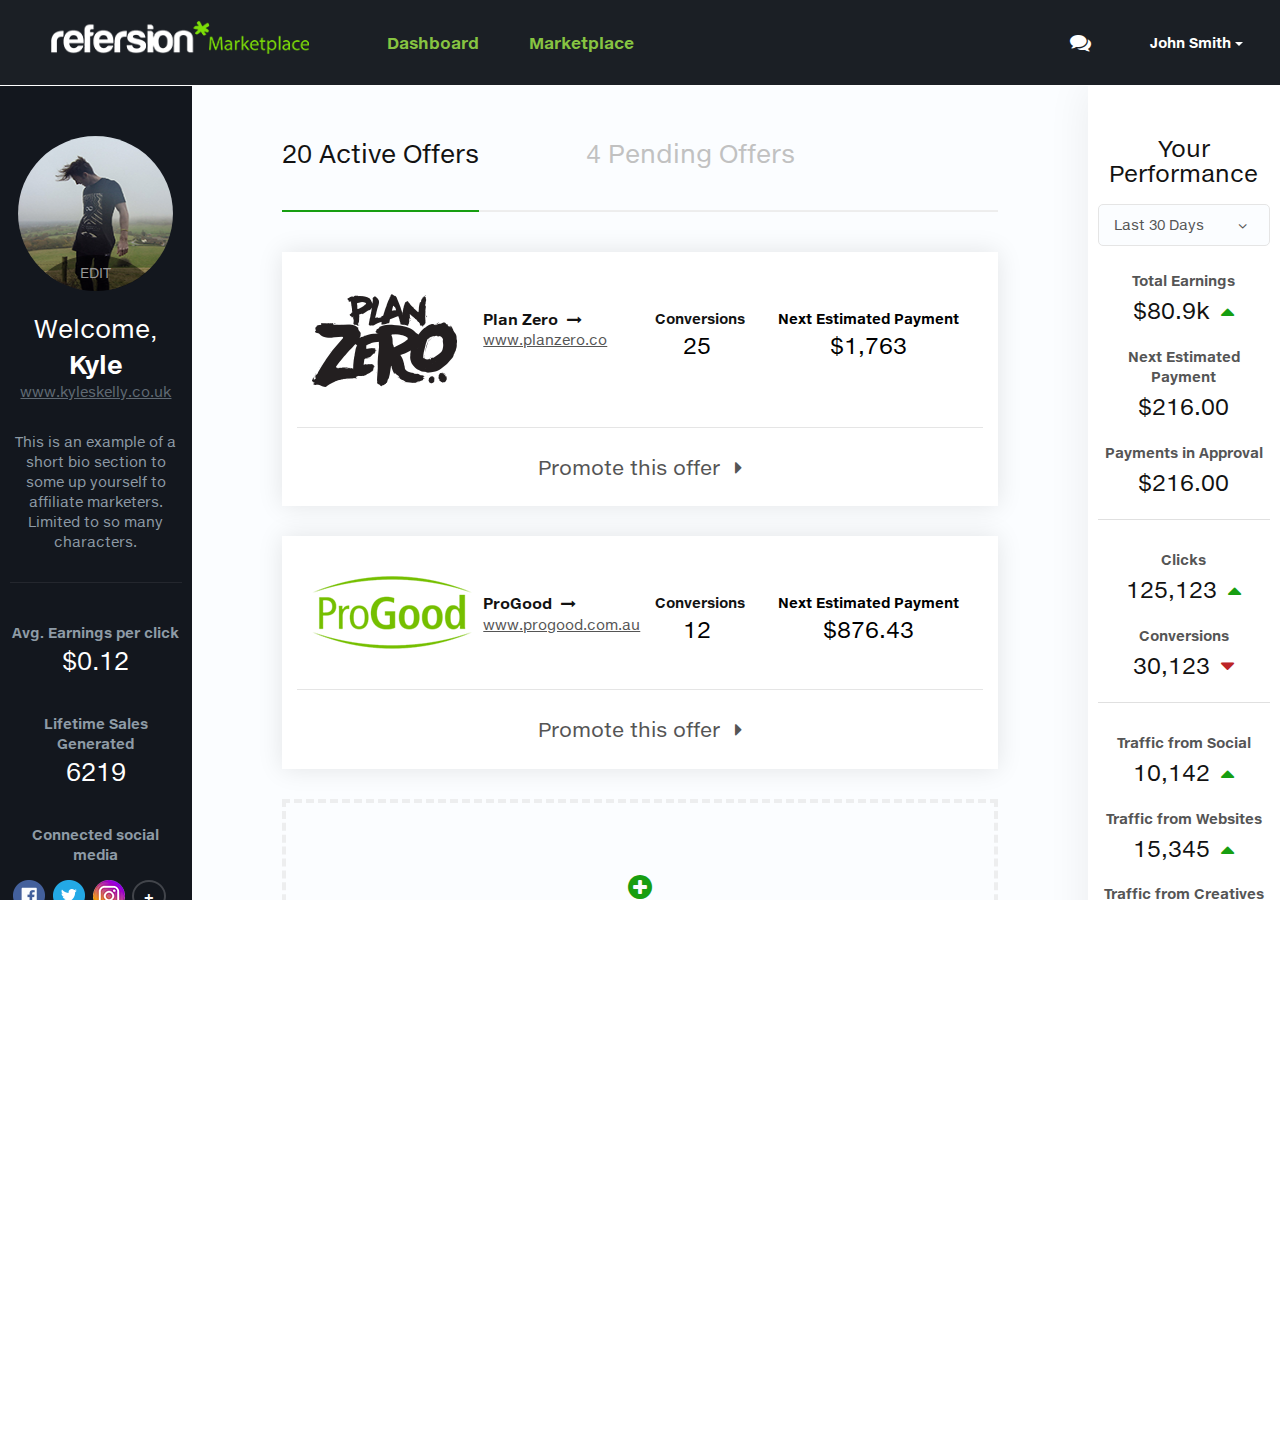
<file: Refersion-master/app/dashboard.html>
<!DOCTYPE html>
  <html>
    <head>
      <meta charset="utf-8" />
      <title>Refersion dashboard</title>
      <meta http-equiv="X-UA-Compatible" content="IE=edge" />
      <meta name="viewport" content="width=device-width, initial-scale=1.0" />
      <link rel="stylesheet" href="css/jquery-ui.css">
      <link rel="stylesheet" href="css/bootstrap.min.css">
      <link rel="stylesheet" type="text/css" href="css/header.css">
      <link rel="stylesheet" type="text/css" href="css/footer.css">
      <link rel="stylesheet" href="css/jquery.modal.css">
      <link rel="stylesheet" href="css/dashboard.css"/>
      <link rel="stylesheet" href="css/fonts.css">
      <link rel="stylesheet" href="https://cdnjs.cloudflare.com/ajax/libs/font-awesome/4.6.3/css/font-awesome.min.css">
    </head>
    <body>
      <div class="wrapper">
        <header class="header">
          <div class="header-center ">
            <div class="wrap-logo">
              <a href="#"><img src="img/logo.png" alt="logo" class="logo"></a>
              <strong>Refersion</strong>
            </div>
            <nav class="navi">
              <a href="#" id="toggle-link" class="nav-link dashboard-link">Dashboard</a>
              <a href="#" class="nav-link marketplace-link active-marketplace">Marketplace</a>
              <div id="message" class="recent">  <!--Recent block-->
                <h6 class="recent-title">RECENT</h6>
                <div class="wrap-recent">
                  <div class="recent-offer clearfix">
                    <img src="img/mini-zero.png" alt="#" class="mini-offer-image">
                    <h4 class="offer-title">Plan Zero</h4>
                    <span class="your-earned">You earned $129.00 <i class="fa fa-caret-up up-arrow" aria-hidden="true"></i></span>
                  </div>
                </div>
                <div class="wrap-recent">
                  <div class="recent-offer clearfix">
                    <img src="img/mini-zero.png" alt="#" class="mini-offer-image">
                    <h4 class="offer-title">Plan Zero</h4>
                    <span class="your-earned">You earned $129.00 <i class="fa fa-caret-up up-arrow" aria-hidden="true"></i></span>
                  </div>
                </div>
                <div class="wrap-recent">
                  <div class="recent-offer clearfix">
                    <img src="img/mini-zero.png" alt="#" class="mini-offer-image">
                    <h4 class="offer-title">Plan Zero</h4>
                    <span class="your-earned">You earned $129.00 <i class="fa fa-caret-up up-arrow" aria-hidden="true"></i></span>
                  </div>
                </div>
                <h4 class="all-offer-link">View all your offer</h4>   
              </div>   
            </nav>
            <div class="hamburger icon-close"> <!--Hamburger menu-->
              <button class="toggle_mnu hamburger">
                <span class="sandwich">
                  <span class="sw-topper"></span>
                  <span class="sw-bottom"></span>
                  <span class="sw-footer"></span>
                </span>
              </button>
            </div>
            <nav class="top_mnu"><!--attached files-->
              <div class="wrap-aatch-mnu">
                <div class="login-top-mnu">
                  <i class="fa fa-comments" aria-hidden="true"></i>
                  <!-- <div class="dropdown login-dropdown"> -->
                    <button class="btn btn-login-mnu btn-default dropdown-toggle login-dropdown-button" type="button" id="dropdownMenu1" data-toggle="dropdown" aria-haspopup="true" aria-expanded="true">
                      John Smith
                      <span class="caret"></span>
                    </button>
                    <ul class="submenu login-submenu">
                      <li class="submenu-list"><a href="#"></a>item 1</li>
                      <li class="submenu-list"><a href="#"></a>item 2</li>
                      <li class="submenu-list"><a href="#"></a>item 3</li>
                    </ul>
                </div>
                <div class="nav-link nav-link-hidden">
                  <a id="toggle-link" class="dashboard-link attach-dashboard-link" href="#">Dashboard</a>
                  <ul class="submenu dashboard-submenu">
                    <li class="submenu-list"><a href="#"></a>item 1</li>
                    <li class="submenu-list"><a href="#"></a>item 2</li>
                    <li class="submenu-list"><a href="#"></a>item 3</li>
                  </ul>
                </div>
                <div class="nav-link nav-link-hidden">
                  <a class="attach-marketplace-link" href="#">Marketplace</a>
                </div>
              </div>
            </nav>
       
            <div class="login">
              <i class="fa fa-comments" aria-hidden="true"></i>
              <div class="dropdown login-dropdown">
                <button class="btn btn-default dropdown-toggle login-dropdown-button" type="button" id="dropdownMenu1" data-toggle="dropdown" aria-haspopup="true" aria-expanded="true">
                  John Smith
                  <span class="caret"></span>
                </button>
                <ul class="dropdown-menu dropdown-menu-header" aria-labelledby="dropdownMenu1">
                  <li class="dropdown-menu-header-list"><a class="edit-your-profile" href="#"><i class="fa fa-user" aria-hidden="true"></i>Edit your profile</a></li>
                  <li class="dropdown-menu-header-list"><a href="#"><i class="fa fa-bell" aria-hidden="true"></i>Notification Settings</a></li>
                  <li class="dropdown-menu-header-list"><a href="#"><i class="fa fa-comment" aria-hidden="true"></i>Feedback</a></li>
                  <li role="separator" class="divider login-divider"></li>
                  <li class="dropdown-menu-header-list"><a class="logout" href="#">Log Out <i class="fa fa-sign-out" aria-hidden="true"></i></a></li>
                </ul>
              </div>
            </div>
          </div>        
        </header><!--  Header finish  -->
<!--         <div class="wrapper-modal wrap-change-login"> change password modal window
  <div class="modal-ref modal-change-pas container-fluid">
    <div class="modal-header">
      <img src="img/close.png" alt="close" class="close-icon-header close-ic">
      <h6 class="change-pas-title">Change your password</h6>
    </div>
    <div class="wrap-link-container">
      <p>
        <form action="get" class="form-chage-pas">
          <p class="change-instruction">Current Password</p>
          <input class="pass-form" type="password" placeholder=" Type current password">
          <div class="change-instruction">New Password</div>
          <input class="pass-form" type="password" placeholder=" Type a new password">
          <input class="pass-form" type="password" placeholder=" Confirm new password">
          <input class="submit-pas" value="Save Changes" type="submit">
        </form>
      </p>
    </div>  
  </div>
</div>   -->
        <div class="main-wrap"><!-- main content -->
          <div class="left-sidebar">
            <div class="left-sidebar-wrap">
              <div class="avatar">
                <img src="img/ava.png" alt="avatar" class="ava-img">
                <div class="edit-bg">
                  <a href="#" class="edit">EDIT</a>
                </div>
              </div>
              <div class="welcome-block">
                <div class="welcome-title">Welcome, <span class="welcome-name">Kyle</span></div>
                <a href="#" class="welcome-link">www.kyleskelly.co.uk</a>
                <p class="welcome-description">
                  This is an example of a short bio section to some up yourself to affiliate marketers. Limited to so many characters.
                </p>
              </div>
              <div class="social-media">
                <div class="info">
                  <p>Avg. Earnings per click</p>
                  <span>$0.12</span>
                </div>
                <div class="info">
                  <p>Lifetime Sales Generated</p>
                  <span>6219</span>
                </div>
                <div class="info">
                  <p>Connected social media</p>
                  <ul class="social-list-left clearfix">
                    <li class="fs-link"><a class="social-container" href="#"></a></li>
                    <li class="tw-link"><a class="social-container" href="#"></a></li>
                    <li class="insta-link"><a class="social-container" href="#"></a></li>
                    <li class="plus-link"><a class="social-container" href="#">+</a></li>
                  </ul>
                </div>
              </div>
              <a href="#" class="edit-profile"><i class="fa fa-cog" aria-hidden="true"></i>Edit your profile settings</a>
            </div>
          </div><!--finish left-sidebar-->
          <div class="offer-content">
            <div class="offer-content-center">
              <div class="offer-header clearfix">
                <div class="wrapper-link-header clearfix">
                <a href="#" class="active-offer-header active-header" >
                  <span>20 Active Offers</span>
                </a>
                <a href="#" class="pending-offer-header">
                  <span>4 Pending Offers</span>
                </a>
                </div>
                <hr class="bott-hr" >  
              </div>
              <div class="offer container-fluid">
                <div class="offer-info row">
                  <div class="col-sm-3">
                    <img src="img/plan-zero.png" alt="img" class="offer-img">
                  </div>
                  <div class="col-sm-3">
                    <span class="merchart-info">Plan Zero <i class="fa fa-long-arrow-right" aria-hidden="true"></i></span>
                    <a href="#" class="merchart-link">www.planzero.co</a>
                  </div>
                  <div class="col-sm-2">
                    <span class="conversions" >Conversions</span>
                    <span class="conversions-number">25</span>
                  </div>
                  <div class="col-sm-4">
                    <span class="estimated">Next Estimated Payment</span>
                    <span class="estimated-rate">$1,763</span>
                  </div>
                </div>
                <div class="wrap-promote-button">
                  <span class="promote-button" >Promote this offer</span><i class="fa fa-caret-right small-arrow" aria-hidden="true"></i>
                </div>
                <div class="promotion-tools row">  <!--Promotion tools-->
                <span class="close-promotion">Close Promotion Tools <i class="fa fa-caret-down small-arrow" aria-hidden="true"></i></span>
                  <hr class="line" >
                  <div class="col-sm-3">
                    <div class="promotion-link referral-link-button">
                      <div class="icon-wrap">
                        <i class="fa fa-link fa-2x promotion-icon" aria-hidden="true"></i>
                      </div>
                      <span class="promotion-description">Referral-link</span>
                    </div>
                    <div class="wrap-modal wrapper-modal wrap-modal-ref"> <!--referral modal window-->
                      <div class="modal-ref container-fluid">
                        <div class="modal-header">
                        <img src="img/close.png" alt="close" class="close-icon">
                          <img src="img/plan-zero.png" class="modal-header-img">
                          <h5 class="modal-header-title">Promote with Referral Link</h5>
                        </div>
                        <div class="wrap-link-container">
                          <div class="link-container row">
                            <div class="col-sm-7">
                              <span class="link-description">REFERRAL LINK</span>
                              <a href="#" class="refferal-link">www.refersion.com/rfsn=29.a122</a>
                            </div>
                            <div class="col-sm-5">
                              <a href="#" class="copy-link">Copy Link</a>
                            </div>    
                          </div>
                        </div>  
                        <div class="promote-icon clearfix">
                          <div class="shorten-container">
                            <a href="#" class="icon-link"><i class="fa fa-link modal-icon" aria-hidden="true"></i>Shorten Link</a>
                          </div>
                          <div class="soc-icon-container">
                            <a href="#" class="icon-link"><i class="fa promotion-icon fa-users modal-icon" aria-hidden="true"></i>Share on Social Media</a>
                          </div>
                        </div>  
                      </div>
                    </div><!--referral modal window finish-->
                  </div>

                  <div class="col-sm-3">
                    <div class="promotion-link affiliate-button">
                      <div class="icon-wrap">
                        <i class="fa fa-2x promotion-icon fa-ticket" aria-hidden="true"></i>
                      </div>
                      <span class="promotion-description">Affiliate Codes</span>
                    </div>
                    <div class="wrap-modal wrapper-modal wrap-modal-affiliate"> <!--affiliate modal window-->
                      <div class="modal-ref modal-affiliate container-fluid">
                        <div class="modal-header">
                        <a href="#" class="close-icon" rel="modal:close"><img src="img/close.png" alt="close"></a>
                          <img src="img/plan-zero.png" class="modal-header-img">
                          <h5 class="modal-header-title">Promote with Affiliate Code</h5>
                        </div>
                        <div class="link-container row">
                          <div class="col-sm-7">
                            <span class="link-description">AFFILIATE CODE</span>
                            <a href="#" class="refferal-link">hu1fu7y</a>
                          </div>
                          <div class="col-sm-5">
                            <a href="#" class="copy-link">Copy Link</a>
                          </div>    
                        </div>
                        <div class="link-container row">
                          <div class="col-sm-7">
                            <span class="link-description">AFFILIATE CODE</span>
                            <a href="#" class="refferal-link">hu1fu7y</a>
                          </div>
                          <div class="col-sm-5">
                            <a href="#" class="copy-link">Copy Link</a>
                          </div>    
                        </div>
                        <div class="link-container row">
                          <div class="col-sm-7">
                            <span class="link-description">AFFILIATE CODE</span>
                            <a href="#" class="refferal-link">hu1fu7y</a>
                          </div>
                          <div class="col-sm-5">
                            <a href="#" class="copy-link">Copy Link</a>
                          </div>    
                        </div>
                        <div class="link-container row">
                          <div class="col-sm-7">
                            <span class="link-description">AFFILIATE CODE</span>
                            <a href="#" class="refferal-link">hu1fu7y</a>
                          </div>
                          <div class="col-sm-5">
                            <a href="#" class="copy-link">Copy Link</a>
                          </div>    
                        </div>
                        <div class="promote-icon clearfix">
                          <div class="shorten-container">
                            <a href="#" class="icon-link"><i class="fa fa-link modal-icon" aria-hidden="true"></i>Shorten Link</a>
                          </div>
                          <div class="soc-icon-container">
                            <a href="#" class="icon-link"><i class="fa promotion-icon fa-users modal-icon" aria-hidden="true"></i>Share on Social Media</a>
                          </div>
                        </div>  
                      </div>
                    </div><!--affiliate modal window finish-->
                  </div>
                  <div class="col-sm-3">
                    <div class="promotion-link socmedia-button">
                      <div class="icon-wrap">
                        <i class="fa fa-2x promotion-icon fa-users" aria-hidden="true"></i>
                      </div>
                      <span class="promotion-description">Social Media</span>
                    </div>
                    <div class="wrap-modal wrapper-modal wrap-modal-socmedia"> <!--social-media modal window-->
                      <div class="modal-ref modal-socmedia  container-fluid">
                        <div class="modal-header socmedia-header">
                          <img src="img/close.png" alt="close" class="close-icon">
                          <img src="img/plan-zero.png" class="modal-header-img">
                          <h5 class="modal-header-title modal-header-social">Promote by Social Media or Email</h5>
                        </div>
                        <ul class="socmedia-wrap">
                          <li class="socmedia-fs-container"><a class="socmedia-fs-icon promo-link" href="#"></a></li>
                          <li class="socmedia-tw-container"><a class="socmedia-tw-icon promo-link" href="#"></a></li>
                          <li class="socmedia-inst-container"><a class="socmedia-inst-icon promo-link" href="#"></a></li>
                          <li class="socmedia-pint-container"><a class="socmedia-pint-icon promo-link" href="#"></a></li>
                          <li class="socmedia-letter-container"><a class="socmedia-letter-icon promo-link-last" href="#"><i class="fa fa-envelope-o" aria-hidden="true"></i></a></li>
                        </ul>
                        <div class="wrap-promo-code">
                          <p class="socmedia-description">Select a code to add to description</p>
                          <ul class="socmedia-code-wrap">
                            <li><a class="socmedia-code-link" href="#">hu1fu7y</a></li>
                            <li><a class="socmedia-code-link" href="#">126jndf</a></li>
                            <li><a class="socmedia-code-link" href="#">8yjbjngj</a></li>
                            <li><a class="socmedia-code-link" href="#">sadb63</a></li>
                          </ul>
                        </div>
                      </div>
                    </div><!--social-media modal window finish-->
                  </div>
                  <div class="col-sm-3">
                    <div class="promotion-link deep-link">
                      <div class="icon-wrap">
                        <i class="fa fa-2x promotion-icon fa-external-link" aria-hidden="true"></i>
                      </div>
                      <span class="promotion-description">Deep Link</span>
                    </div>
                    <div class="wrap-modal wrapper-modal wrap-modal-deep"> <!--deep modal window-->
                      <div class="modal-ref container-fluid">
                        <div class="modal-header">
                        <img src="img/close.png" alt="close" class="close-icon">
                          <img src="img/plan-zero.png" class="modal-header-img">
                          <h5 class="modal-header-title">Promote with Deep Link</h5>
                        </div>
                        <div class="wrap-link-container">
                          <div class="link-container row">
                            <div class="col-sm-7">
                              <span class="link-description">ATTACHED</span>
                              <a href="#" class="refferal-link">www.refersion.com/rfsn=29.a122</a>
                            </div>
                            <div class="col-sm-5">
                              <a href="#" class="copy-link">Copy Link</a>
                            </div>    
                          </div>
                        </div>  
                        <div class="promote-icon clearfix">
                          <div class="shorten-container">
                            <a href="#" class="icon-link"><i class="fa fa-link modal-icon" aria-hidden="true"></i>Shorten Link</a>
                          </div>
                          <div class="soc-icon-container">
                            <a href="#" class="icon-link"><i class="fa promotion-icon fa-users modal-icon" aria-hidden="true"></i>Share on Social Media</a>
                          </div>
                        </div>  
                      </div>

                    </div><!--deep window finish-->
                  </div>
                </div>
              </div>
              <div class="offer container-fluid">
                <div class="offer-info row">
                  <div class="col-sm-3">
                    <img src="img/banner-logo.png" alt="img" class="offer-img">
                  </div>
                  <div class="col-sm-3">
                    <span class="merchart-info">ProGood <i class="fa fa-long-arrow-right" aria-hidden="true"></i></span>
                    <a href="#" class="merchart-link">www.progood.com.au</a>
                  </div>
                  <div class="col-sm-2">
                    <span class="conversions" >Conversions</span>
                    <span class="conversions-number">12</span>
                  </div>
                  <div class="col-sm-4">
                    <span class="estimated">Next Estimated Payment</span>
                    <span class="estimated-rate">$876.43</span>
                  </div>
                </div>
                <div class="wrap-promote-button">
                  <span class="promote-button" >Promote this offer</span><i class="fa fa-caret-right small-arrow" aria-hidden="true"></i>
                </div>
                <div class="promotion-tools row">  <!--Promotion tools-->
                  <p class="close-promotion">Close Promotion Tools <i class="fa fa-caret-down small-arrow" aria-hidden="true"></i></p>
                  <hr class="line" >
                  <div class="col-sm-3">
                    <div class="promotion-link">
                      <div class="icon-wrap">
                        <i class="fa fa-link fa-2x promotion-icon" aria-hidden="true"></i>
                      </div>
                      <span class="promotion-description">Referral-link</span>
                    </div>
                  </div>
                  <div class="col-sm-3">
                    <div class="promotion-link">
                      <div class="icon-wrap">
                        <i class="fa fa-2x promotion-icon fa-ticket" aria-hidden="true"></i>
                      </div>
                      <span class="promotion-description">Affiliate Codes</span>
                    </div>
                  </div>
                  <div class="col-sm-3">
                    <div class="promotion-link">
                      <div class="icon-wrap">
                        <i class="fa fa-2x promotion-icon fa-users" aria-hidden="true"></i>
                      </div>
                      <span class="promotion-description">Social Media</span>
                    </div>
                  </div>
                  <div class="col-sm-3">
                    <div class="promotion-link">
                      <div class="icon-wrap">
                        <i class="fa fa-2x promotion-icon fa-external-link" aria-hidden="true"></i>
                      </div>
                      <span class="promotion-description">Deep Link</span>
                    </div>
                  </div>
                </div>
              </div>
              <div class="add-offer">
                <div class="wrap-plus">
                  <i class="fa fa-2x fa-plus-circle" aria-hidden="true"></i>
                </div>  
                  <span class="add-offer-title">Add more offers</span>
                  <a href="#" class="brows-link" >Browse the marketplace</a>
              </div>
            </div>
          </div><!--finish offer-content-->
          <div class="perfomance-sidebar">
            <div class="perfomance-center">
              <div class="your-perfomance">
                <h5 class="perfomance-title">Your Performance</h5>
                <div class="dropdown dropdown-date">
                  <button class="btn date btn-default dropdown-toggle" type="button" id="dropdownMenu1" data-toggle="dropdown" aria-haspopup="true" aria-expanded="true">
                    Last 30 Days
                    <i class="fa date-angle-down fa-angle-down" aria-hidden="true"></i>
                  </button>
                  <ul class="dropdown-menu dropdown-menu-date" aria-labelledby="dropdownMenu1">
                    <li><a href="#">Last 20 Days</a></li>
                    <li><a href="#">Last 10 Days</a></li>
                    <li><a href="#">Last 5 Days</a></li>
                  </ul>
                </div>
                <div class="wrap-perfomance-info">
                  <div class="perfomance-info">
                    <span class="perfomance-subtitle">Total Earnings</span>
                    <span class="perfomance-result"><a href="#" data-toggle="tooltip" data-placement="auto top" title="+ 5% since last 30 days">$80.9k</a> <a href="#" data-toggle="tooltip" data-placement="auto top" title="+ 5% since last 30 days"><i class="fa perfomance-up fa-caret-up" aria-hidden="true"></i></a></span>
                  </div>
                  <div class="perfomance-info">
                    <span class="perfomance-subtitle">Next Estimated Payment</span>
                    <span class="perfomance-result">$216.00</span>
                  </div>
                  <div class="perfomance-info">
                    <span class="perfomance-subtitle">Payments in Approval</span>
                    <span class="perfomance-result">$216.00 </i></span>
                  </div>
                </div>
                <div class="wrap-perfomance-info">
                  <div class="perfomance-info popup-position">
                    <span class="perfomance-subtitle ">Clicks</span>
                    <span class="perfomance-result"><a href="#" data-toggle="tooltip" data-placement="auto top" title="+ 5% since last 30 days">125,123</a> <a href="#" data-toggle="tooltip" data-placement="auto top" title="+ 5% since last 30 days"><i class="fa perfomance-up fa-caret-up" aria-hidden="true"></i></a></span>
                  </div>
                  <div class="perfomance-info">
                    <span class="perfomance-subtitle">Conversions</span>
                    <span class="perfomance-result"><a href="#" data-toggle="tooltip" data-placement="auto bottom" title="- 5% since last 30 days">30,123</a> <a href="#" data-toggle="tooltip" data-placement="auto bottom" title="- 5% since last 30 days"><i class="fa perfomance-down fa-caret-down" aria-hidden="true"></i></a></span>
                  </div>
                </div>
                <div class="perfomance-info">
                    <span class="perfomance-subtitle">Traffic from Social</span>
                    <span class="perfomance-result"><a href="#" data-toggle="tooltip" data-placement="auto top" title="+ 5% since last 30 days">10,142</a> <a href="#" data-toggle="tooltip" data-placement="auto top" title="+ 5% since last 30 days"><i class="fa perfomance-up fa-caret-up" aria-hidden="true"></i></a></span>
                </div>
                <div class="perfomance-info">
                    <span class="perfomance-subtitle">Traffic from Websites</span>
                    <span class="perfomance-result"><a href="#" data-toggle="tooltip" data-placement="auto top" title="+ 5% since last 30 days">15,345</a> <a href="#" data-toggle="tooltip" data-placement="auto top" title="+ 5% since last 30 days"><i class="fa perfomance-up fa-caret-up" aria-hidden="true"></i></a></span>
                </div>
                <div class="perfomance-info">
                    <span class="perfomance-subtitle">Traffic from Creatives</span>
                    <span class="perfomance-result"><a href="#" data-toggle="tooltip" data-placement="auto bottom" title="- 5% since last 30 days">12,455</a> <a href="#" data-toggle="tooltip" data-placement="auto bottom" title="- 5% since last 30 days"><i class="fa perfomance-down fa-caret-down" aria-hidden="true"></i></a></span>
                </div>
              </div>
            </div>
          </div><!--finish perfomance-sidebar-->
        </div>
          <footer class="footer clearfix"> <!-- Footer start -->
            <div class="footer-content container">
              <div class="row top-footer ">
                <div class="wrap-revers">
                  <div class=" col-md-3 col-sm-12">
                    <span class="newsletter-title"><i class="fa fa-envelope-o" aria-hidden="true"></i>Sign up for our newsletter</span>
                    <!-- <span class="info-marketer">Curated for independent marketers</span> -->
                  </div>
                  <div class="col-md-5 col-sm-12">
                    <div class="email-form clearfix">
                      <input type="text" placeholder=" Email Address" class="email"><a href="#" class="email-link"><i class="fa fa-arrow-right email-link-icon" aria-hidden="true"></i></a>
                    </div>
                  </div>
                </div>
                <div class=" col-md-4 col-sm-12">
                  <a href="#" class="bottom-logo">
                    <img src="img/bottom-logo.png" alt="#">
                  </a>
                </div>
              </div>
              <div class="row middle-footer">
                <div class="col-sm-3 col-xs-6 marketplace">
                  <h4 class="footer-subtitle">Marketplace</h4>
                  <ul class="list">
                    <li><a href="#">Login</a></li>
                    <li><a href="#">Register</a></li>
                    <li><a href="#">Dashboard</a></li>
                    <li><a href="#">Marketplace Listings</a></li>
                  </ul>
                </div>
                <div class="col-sm-2 col-xs-6 refersion">
                  <h4 class="footer-subtitle">Refersion</h4>
                  <ul class="list">
                    <li><a href="#">Features</a></li>
                    <li><a href="#">How it works</a></li>
                    <li><a href="#">Pricing</a></li>
                    <li><a href="#">Sign Up</a></li>
                    <li><a href="#">Login</a></li>
                  </ul>
                </div>
                <div class="col-sm-2 col-xs-6 api">
                  <ul class="list">
                    <li><a href="#">Blog</a></li>
                    <li><a href="#">Merchant Login</a></li>
                    <li><a href="#">Affiliate Login</a></li>
                    <li><a href="#">API Docs</a></li>
                  </ul>
                </div>
                <div class="col-sm-3 col-xs-6 legal">
                  <h4 class="footer-subtitle">Legal</h4>
                  <ul class="list">
                    <li><a href="#">Privacy Policy</a></li>
                    <li><a href="#">Terms & Conditions</a></li>
                    <li><a href="#"></a></li>
                    <li><a href="#"></a></li>
                  </ul>
                </div>
                <div class="col-sm-2 col-xs-6 social">
                  <h4 class="footer-subtitle social-subtitle">Social Media</h4>
                  <ul class="list">
                    <li><a href="#">Facebook</a></li>
                    <li><a href="#">Twitter</a></li>
                  </ul>
                </div>
              </div>
            </div>
          </footer>
      </div>
      <script src="js/jquery-1.12.3.min.js"></script>
      <script src="js/jquery-ui.js"></script>
      <script src="js/jquery.modal.js" ></script>
      <script src="js/common.js" ></script>
      <script src="https://maxcdn.bootstrapcdn.com/bootstrap/3.3.7/js/bootstrap.min.js" integrity="sha384-Tc5IQib027qvyjSMfHjOMaLkfuWVxZxUPnCJA7l2mCWNIpG9mGCD8wGNIcPD7Txa" crossorigin="anonymous"></script>
      <script>
        $(document).ready(function(){
            $('[data-toggle="tooltip"]').tooltip(); 
        });
        </script>
    </body>
  </html>
</file>
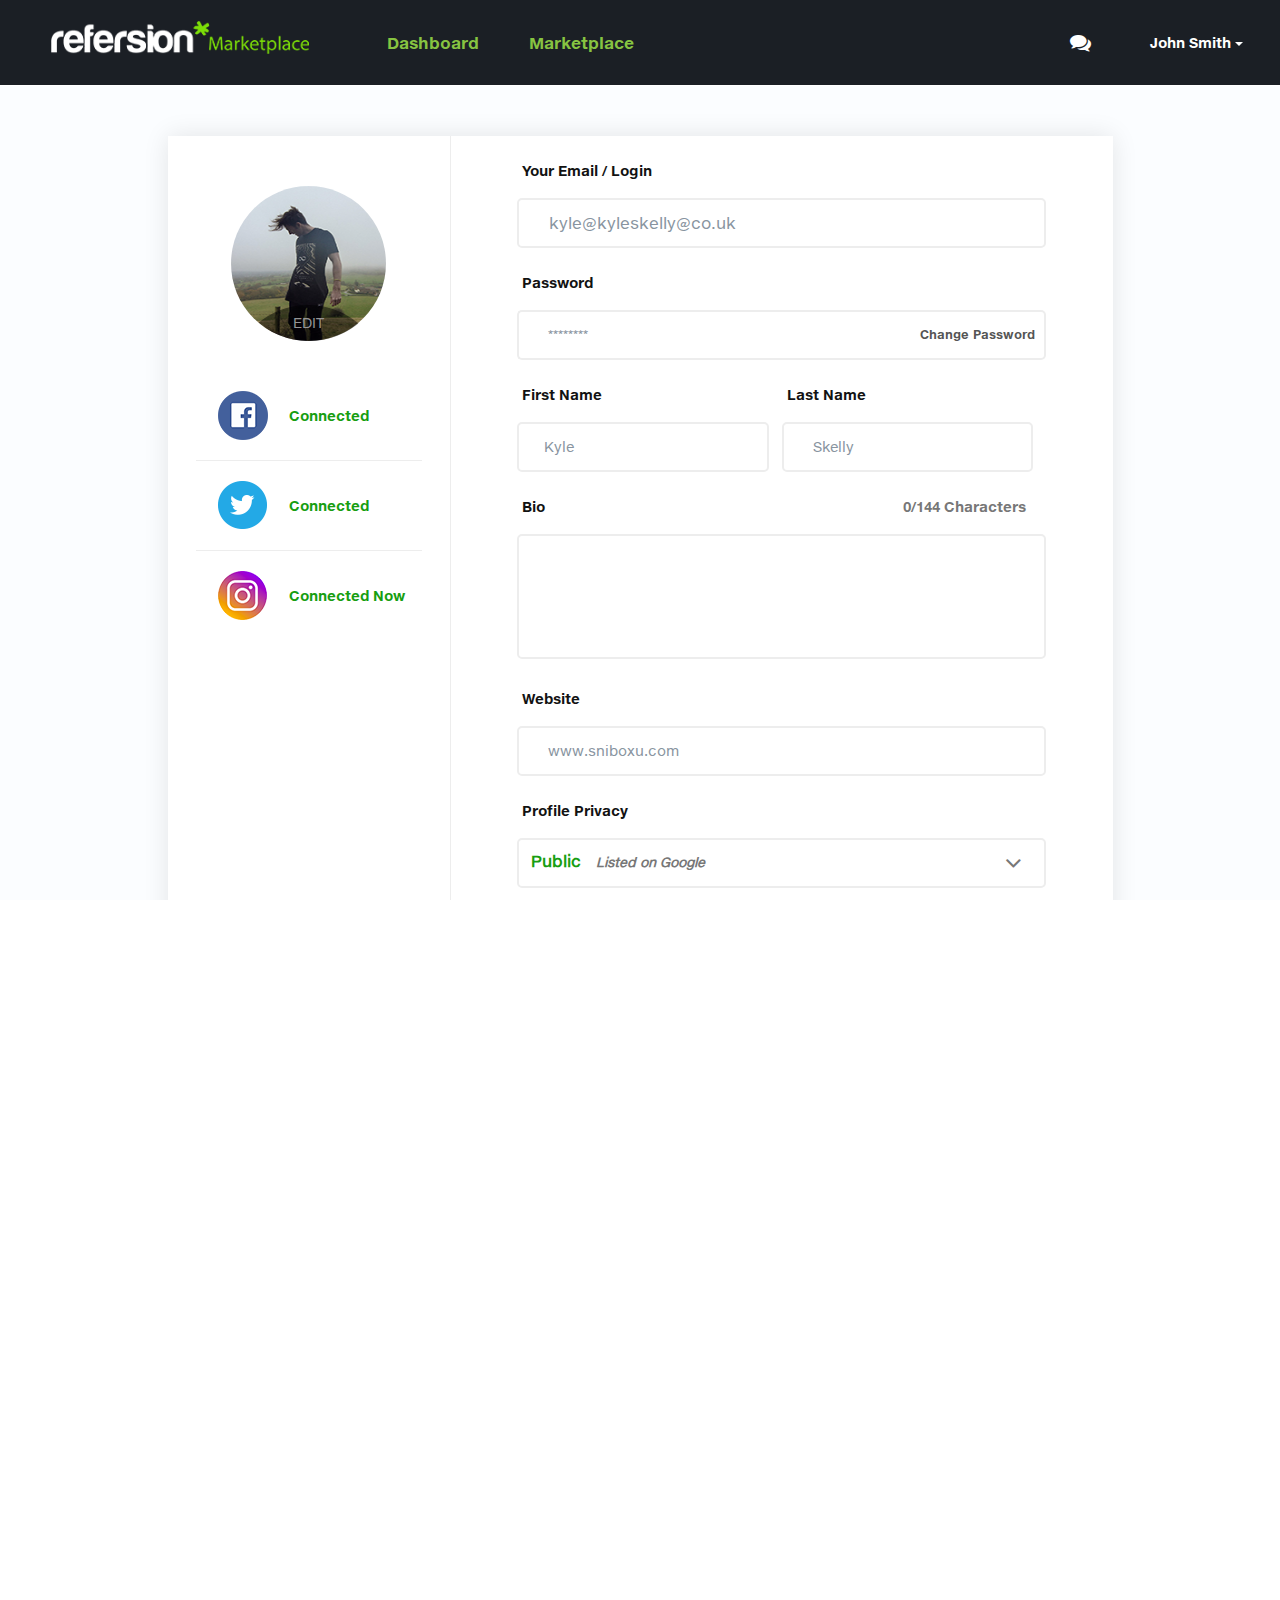
<file: Refersion-master/app/profile.html>
<!DOCTYPE html>
  <html>
    <head>
      <meta charset="utf-8" />
      <title>Refersion Profile</title>
      <meta http-equiv="X-UA-Compatible" content="IE=edge" />
      <meta name="viewport" content="width=device-width, initial-scale=1.0" />
      <link rel="stylesheet" href="css/jquery-ui.css">
      <link rel="stylesheet" href="css/bootstrap.min.css">
      <link rel="stylesheet" type="text/css" href="css/header.css">
      <link rel="stylesheet" type="text/css" href="css/footer.css">
      <link rel="stylesheet" href="css/jquery.modal.css">
      <link rel="stylesheet" href="css/profile.css"/>
      <link rel="stylesheet" href="css/fonts.css">
      <link rel="stylesheet" href="https://cdnjs.cloudflare.com/ajax/libs/font-awesome/4.6.3/css/font-awesome.min.css">
    </head>
    <body>
      <div class="wrapper">
        <header class="header">
        <div class="wrapper-modal wrap-change-login"> <!--change password modal window-->
          <div class="modal-ref modal-change-pas container-fluid">
            <div class="modal-header">
              <img src="img/close.png" alt="close" class="close-icon-header">
              <h6 class="change-pas-title">Change your password</h6>
            </div>
            <div class="wrap-link-container">
              <p>
                <form action="get" class="form-chage-pas">
                  <p class="change-instruction">Current Password</p>
                  <input class="pass-form" type="password" placeholder=" Type current password">
                  <div class="change-instruction">New Password</div>
                  <input class="pass-form" type="password" placeholder=" Type a new password">
                  <input class="pass-form" type="password" placeholder=" Confirm new password">
                  <input class="submit-pas" value="Save Changes" type="submit">
                </form>
              </p>
            </div>  
          </div>
        </div><!--change password modal window finish-->
          <div class="header-center ">
            <div class="wrap-logo">
              <a href="#"><img src="img/logo.png" alt="logo" class="logo"></a>
              <strong>Refersion</strong>
            </div>
            <nav class="navi">
              <a href="#" id="toggle-link" class="nav-link dashboard-link">Dashboard</a>
              <a href="#" class="nav-link marketplace-link active-marketplace">Marketplace</a>
              <div id="message" class="recent">  <!--Recent block-->
                <h6 class="recent-title">RECENT</h6>
                <div class="wrap-recent">
                  <div class="recent-offer clearfix">
                    <img src="img/mini-zero.png" alt="#" class="mini-offer-image">
                    <h4 class="offer-title">Plan Zero</h4>
                    <span class="your-earned">You earned $129.00 <i class="fa fa-caret-up up-arrow" aria-hidden="true"></i></span>
                  </div>
                </div>
                <div class="wrap-recent">
                  <div class="recent-offer clearfix">
                    <img src="img/mini-zero.png" alt="#" class="mini-offer-image">
                    <h4 class="offer-title">Plan Zero</h4>
                    <span class="your-earned">You earned $129.00 <i class="fa fa-caret-up up-arrow" aria-hidden="true"></i></span>
                  </div>
                </div>
                <div class="wrap-recent">
                  <div class="recent-offer clearfix">
                    <img src="img/mini-zero.png" alt="#" class="mini-offer-image">
                    <h4 class="offer-title">Plan Zero</h4>
                    <span class="your-earned">You earned $129.00 <i class="fa fa-caret-up up-arrow" aria-hidden="true"></i></span>
                  </div>
                </div>
                <h4 class="all-offer-link">View all your offer</h4>   
              </div>   
            </nav>
            <div class="hamburger icon-close"> <!--Hamburger menu-->
              <button class="toggle_mnu hamburger">
                <span class="sandwich">
                  <span class="sw-topper"></span>
                  <span class="sw-bottom"></span>
                  <span class="sw-footer"></span>
                </span>
              </button>
            </div>
            <nav class="top_mnu"><!--attached files-->
              <div class="wrap-aatch-mnu">
                <div class="login-top-mnu">
                  <i class="fa fa-comments" aria-hidden="true"></i>
                  <!-- <div class="dropdown login-dropdown"> -->
                    <button class="btn btn-login-mnu btn-default dropdown-toggle login-dropdown-button" type="button" id="dropdownMenu1" data-toggle="dropdown" aria-haspopup="true" aria-expanded="true">
                      John Smith
                      <span class="caret"></span>
                    </button>
                    <ul class="submenu login-submenu">
                      <li class="submenu-list"><a href="#"></a>item 1</li>
                      <li class="submenu-list"><a href="#"></a>item 2</li>
                      <li class="submenu-list"><a href="#"></a>item 3</li>
                    </ul>
                </div>
                <div class="nav-link nav-link-hidden">
                  <a id="toggle-link" class="dashboard-link attach-dashboard-link" href="#">Dashboard</a>
                  <ul class="submenu dashboard-submenu">
                    <li class="submenu-list"><a href="#"></a>item 1</li>
                    <li class="submenu-list"><a href="#"></a>item 2</li>
                    <li class="submenu-list"><a href="#"></a>item 3</li>
                  </ul>
                </div>
                <div class="nav-link nav-link-hidden">
                  <a class="attach-marketplace-link" href="#">Marketplace</a>
                </div>
              </div>
            </nav>
            <div class="login">
              <i class="fa fa-comments" aria-hidden="true"></i>
              <div class="dropdown login-dropdown">
                <button class="btn btn-default dropdown-toggle login-dropdown-button" type="button" id="dropdownMenu1" data-toggle="dropdown" aria-haspopup="true" aria-expanded="true">
                  John Smith
                  <span class="caret"></span>
                </button>
                <ul class="dropdown-menu dropdown-menu-header" aria-labelledby="dropdownMenu1">
                  <li class="dropdown-menu-header-list"><a class="edit-your-profile" href="#"><i class="fa fa-user" aria-hidden="true"></i>Edit your profile</a></li>
                  <li class="dropdown-menu-header-list"><a class="ancLinks" href="#notification-preference"><i class="fa fa-bell" aria-hidden="true"></i>Notification Settings</a></li>
                  <li class="dropdown-menu-header-list"><a href="#"><i class="fa fa-comment" aria-hidden="true"></i>Feedback</a></li>
                  <li role="separator" class="divider login-divider"></li>
                  <li class="dropdown-menu-header-list"><a class="logout" href="#">Log Out <i class="fa fa-sign-out" aria-hidden="true"></i></a></li>
                </ul>
              </div>
            </div>
          </div>        
        </header><!--  Header finish  -->
        <div class="wrapper-modal wrap-change-login"> <!--change password modal window-->
          <div class="modal-ref modal-change-pas container-fluid">
            <div class="modal-header">
              <img src="img/close.png" alt="close" class="close-icon-header">
              <h6 class="change-pas-title">Change your password</h6>
            </div>
            <div class="wrap-link-container">
              <p>
                <form action="get" class="form-chage-pas">
                  <p class="change-instruction">Current Password</p>
                  <input class="pass-form" type="password" placeholder=" Type current password">
                  <div class="change-instruction">New Password</div>
                  <input class="pass-form" type="password" placeholder=" Type a new password">
                  <input class="pass-form" type="password" placeholder=" Confirm new password">
                  <input class="submit-pas" value="Save Changes" type="submit">
                </form>
              </p>
            </div>  
          </div>
        </div>
        <!--Main part start-->
        <section class="profile-wrap clearfix">
          <div class="profile clearfix">
            <acide class="account clearfix">
              <div class="avatar">
                <img src="img/ava.png" alt="avatar" class="ava-img">
                <div class="edit-bg">
                  <a href="#" class="edit">EDIT</a>
                </div>
              </div>
              <ul class="wrap-account-soc clearfix">
                <li class="fs-account clearfix">
                  <a class="fs-icon soc-icon" href="#"></a>
                  <a href="#" class="soc-icon-link">Connected</a>
                </li>
                <li class="tw-account clearfix">
                  <a class="tw-icon soc-icon" href="#"></a>
                  <a href="#" class="soc-icon-link">Connected</a>
                </li>
                <li class="insta-account clearfix">
                  <a class="insta-icon soc-icon" href="#"></a>
                  <a href="#" class="soc-icon-link">Connected Now</a>
                </li>
              </ul>
              <button class="de-activate">De-Activate Account</button>
            </acide>
            <main class="main-profile">
              <div class="profile-center">
                <form action="get" class="profile-settings">
                  <div class="profile-email">
                    <p class="form-title">Your Email / Login</p>
                    <input type="email" class="email-input" placeholder=" kyle@kyleskelly@co.uk">  
                  </div>
                  <div class="profile-pass">
                    <p class="form-title">Password</p>
                    <input class="change-input" type="password" placeholder=" ********"><input class="submit-change" type="submit" value=" Change Password">
                  </div>
                  <div class="name-wrap">
                    <div class="name-container">
                      <p class="form-title">First Name</p>
                      <input type="text" class=" name-input" placeholder="Kyle">
                    </div>
                    <div class="name-container">
                      <p class="form-title">Last Name</p>
                      <input type="text" class="name-input" placeholder=" Skelly">
                    </div>
                  </div>
                  <div class="bio-wrap clearfix">
                    <p class="form-title bio-title">Bio</p>
                    <span id="textarea_feedback" class="counter"></span>
                    <textarea name="text" id="textarea" maxlength="144" class="bio-text"></textarea>
                  </div>
                  <div class="website">
                    <p class="form-title bio-title">Website</p>
                    <input type="text" class="website-input" placeholder=" www.sniboxu.com">
                  </div>
                  <div class="wrap-privacy">
                    <p class="form-title">Profile Privacy</p>
                    <div class="dropdown privacy-dropdown">
                      <button class="btn btn-default dropdown-toggle" type="button" id="dropdownMenu1" data-toggle="dropdown" aria-haspopup="true" aria-expanded="true">
                        Public <span class="privacy-description-dropdown">Listed on Google<i class="fa fa-2x fa-angle-down angle-down" aria-hidden="true"></i></span>
                      </button>
                      <ul class="dropdown-menu list-privacy-dropdown" aria-labelledby="dropdownMenu1">
                        <li><a href="#">Privat</a></li>
                      </ul>
                    </div>
                  </div>
                  <div class="save-wrap clearfix">
                    <input type="submite" class="save-button" value="Save Changes">
                  </div>
                </form>
              </div>
            </main>
          </div><!-- profile finish-->
          <div id="notification-preference" class="notification">
            <div class="notification-center">
              <h5 class="notification-title"><i class="fa notification-icon fa-bell" aria-hidden="true"></i>Your notification preferences</h5>
              <p class="form-title">Receive email alerts for</p>
              <ul class="preferences-container">
                  <li class="preferences-list"><a class="preferences-button" href="#">New Messages</a></li>
                  <li class="preferences-list"><a class="preferences-button" href="#">Offer Acceptance</a></li>
                  <li class="preferences-list"><a class="preferences-button" href="#">New Conversion</a></li>
                  <li class="preferences-list"><a class="preferences-button" href="#">New Offer <span>Weekly</span></a></li>
              </ul>
              <div class="save-wrap clearfix">
                <button class="save-button bottom-save-button">Save Changes</button>
              </div>
            </div>
          </div>
        </section>
      </div>
          <footer class="footer clearfix"> <!-- Footer start -->
            <div class="footer-content container">
              <div class="row top-footer ">
                <div class="wrap-revers">
                  <div class=" col-md-3 col-sm-12">
                    <span class="newsletter-title"><i class="fa fa-envelope-o" aria-hidden="true"></i>Sign up for our newsletter</span>
                    <!-- <span class="info-marketer">Curated for independent marketers</span> -->
                  </div>
                  <div class="col-md-5 col-sm-12">
                    <div class="email-form clearfix">
                      <input type="text" placeholder=" Email Address" class="email"><a href="#" class="email-link"><i class="fa fa-arrow-right email-link-icon" aria-hidden="true"></i></a>
                    </div>
                  </div>
                </div>
                <div class=" col-md-4 col-sm-12">
                  <a href="#" class="bottom-logo">
                    <img src="img/bottom-logo.png" alt="#">
                  </a>
                </div>
              </div>
              <div class="row middle-footer">
                <div class="col-sm-3 col-xs-6 marketplace">
                  <h4 class="footer-subtitle">Marketplace</h4>
                  <ul class="list">
                    <li><a href="#">Login</a></li>
                    <li><a href="#">Register</a></li>
                    <li><a href="#">Dashboard</a></li>
                    <li><a href="#">Marketplace Listings</a></li>
                  </ul>
                </div>
                <div class="col-sm-2 col-xs-6 refersion">
                  <h4 class="footer-subtitle">Refersion</h4>
                  <ul class="list">
                    <li><a href="#">Features</a></li>
                    <li><a href="#">How it works</a></li>
                    <li><a href="#">Pricing</a></li>
                    <li><a href="#">Sign Up</a></li>
                    <li><a href="#">Login</a></li>
                  </ul>
                </div>
                <div class="col-sm-2 col-xs-6 api">
                  <ul class="list">
                    <li><a href="#">Blog</a></li>
                    <li><a href="#">Merchant Login</a></li>
                    <li><a href="#">Affiliate Login</a></li>
                    <li><a href="#">API Docs</a></li>
                  </ul>
                </div>
                <div class="col-sm-3 col-xs-6 legal">
                  <h4 class="footer-subtitle">Legal</h4>
                  <ul class="list">
                    <li><a href="#">Privacy Policy</a></li>
                    <li><a href="#">Terms & Conditions</a></li>
                    <li><a href="#"></a></li>
                    <li><a href="#"></a></li>
                  </ul>
                </div>
                <div class="col-sm-2 col-xs-6 social">
                  <h4 class="footer-subtitle social-subtitle">Social Media</h4>
                  <ul class="list">
                    <li><a href="#">Facebook</a></li>
                    <li><a href="#">Twitter</a></li>
                  </ul>
                </div>
              </div>
            </div>
          </footer>
      </div>
      <script src="js/jquery-1.12.3.min.js"></script>
<!--       <script src="js/jquery.modal.js" ></script> -->
      <script src="js/common.js" ></script>
      <script src="https://maxcdn.bootstrapcdn.com/bootstrap/3.3.7/js/bootstrap.min.js" integrity="sha384-Tc5IQib027qvyjSMfHjOMaLkfuWVxZxUPnCJA7l2mCWNIpG9mGCD8wGNIcPD7Txa" crossorigin="anonymous"></script>
    </body>
  </html>
</file>
<file: markart/css/main.css>
body { font-weight: normal; font-size: 14px; min-width: 320px; position: relative; line-height: 1; -webkit-font-smoothing: antialised;
  margin: 0; padding: 0;}
.clearfix { clear: both; overflow: auto; }
.wrapper { width: 100%; margin: 0 auto; }
#fp-nav ul li:last-child { display: none; }

/*-----------------
    Title
------------------*/
.title { background: #218fed; }
.logo { display: block; }
.logo img { margin: 0 auto; display: block; }
.logo strong { display: block; text-indent: 100%; white-space: nowrap; overflow: hidden;}
.header-title { text-align: center; width: 43%; margin: 0 auto; color: #fff; font-size: 86px; font-family: 'Geomanist-Medium';
  font-weight: normal; padding: 15% 0 20% 0;}

/*---------------
    UX-designs
-----------------*/
.ux-designs { background: url(../images/dark-blue_screen.png) 50% 50%; background-size: 100% 100%; position: relative; }
.designs-title { color: #fff; text-align: center; margin: 0; padding: 40px 0; font-family: 'OpenSans-Bold'; font-size: 42px;}
.subtitle { text-align: center; color: #343469; margin: 0; font-family:'OpenSans-Regular'; font-size: 22px; padding-bottom: 50px; }
.portfolio { display: block; margin: 0 auto; width: 70%; }
.t-shirt { width: 40%; }
.mobile { width: 51%; position: absolute; bottom: 0; left: 25%; }
.wrap { padding: 2% 0 38% 0; }

/*----------------
    Web-designs
-----------------*/
.web-designs { background: #1b1b44; position: relative;}
.web-portfolio { width: 80%; position: absolute; bottom: 0; }

/*-----------------
  T-shirts-designs
------------------*/

.shirt-design { background: #090e14; }
.shirt-subtitle { color: #1b2735; margin: 20px 0 35px 0; margin-bottom: 0; }

/*-----------------
    Footer
------------------*/

.footer { background: #0e0e1d; }
.footer-title { color: #97d369; text-align: center; font-family:'OpenSans-Bold'; font-size: 46.6px; margin: 0;
 padding: 0 0 48px 0; }
.wrap-email { padding-bottom: 39px; }
.wrap-footer { padding: 20% 0 20% 0; }
.email { display: block; text-align: center; font-family:'OpenSans-Light'; font-size: 36.6px; color: #343450; text-decoration: none; }
.email:hover { text-decoration: underline; }
.social-media { width: 20%; margin: 0 auto; padding: 0 0 0 0; }
.social-media li { list-style: none; display: inline-block; width: 23%; }
/* .social-media :last-child { margin-right: 0; } */
.social-media img { display: block; margin: 0 auto; }
.author { color: #343450; margin: 0 0 0 2%; }
.author img { float: left; margin-top: 9px; }
.author p { float: left; font-size: 20.6px; font-family:'OpenSans-Light'; margin-left: 30px; }

/*-------------
    Media
--------------*/
@media only screen and (max-width : 1380px) {
.portfolio { width: 40%; }
.mobile { width: 42% !important; left: 30%; }
.wrap-desctop { padding-bottom: 31%; }
.social-media { width: 20%; margin: 0 auto; padding: 0 0 15% 0; }
.logo img { padding-top: 20px; }
.header-title { padding: 11% 0 18% 0; }
.web-wrap { padding: 2% 0 32% 0; }
.web-portfolio { width: 75%; }
.wrap-footer { padding: 11% 0 3% 0; }
}
@media only screen and (max-width : 1320px) {
.header-title { width: 90%; text-align: center; }

}

@media only screen and (max-width : 950px) {
.mobile { width: 55% !important; left: 25%; }
.web-portfolio { width: 90%; }
}  
@media only screen and (max-width : 700px) {
.header-title { font-size: 50px; }
.logo { width: 100%; margin: 0 auto; padding: 0; text-align: center; }
.social-media { width: 50%; padding: 0 0 50px 0; }
.social-media li { margin-right: 0; width: 23%; }
.social-media img { text-align: center; display: block;}
} 
@media only screen and (max-width : 470px) {
#fp-nav.right { right: 10px !important;}
.header-title { font-size: 35px;  }
.subtitle { width: 80%; margin: 0 auto !important; }
.t-shirt { width: 65%; }
.footer-title { padding-top: 45px; width: 90%; margin: 0 auto; text-align: center; font-size: 30px;}
.email { font-size: 20px; display: block; width: 70%; margin: 0 auto;}
.author p { margin: 22px 0 0 0; font-size: 12.6px;  }
}
@media only screen and (max-width : 470px) {
  .mobbile { width: 110% !important; }
}
</file>
<file: markart/css/fonts.css>
@font-face {
  font-family:'Geomanist-Medium';
  src: url('../fonts/Geomanist-Medium_gdi.eot');
  src: url('../fonts/Geomanist-Medium_gdi.eot?#iefix') format('embedded-opentype'),
    url('../fonts/Geomanist-Medium_gdi.woff') format('woff'),
    url('../fonts/Geomanist-Medium_gdi.ttf') format('truetype'),
    url('../fonts/Geomanist-Medium_gdi.svg#Geomanist-Medium') format('svg');
  font-weight: 500;
  font-style: normal;
  font-stretch: normal;
  unicode-range: U+0020-00FE;
}
@font-face {
  font-family:'OpenSans-Bold';
  src: url('../fonts/OpenSans-Bold_gdi.eot');
  src: url('../fonts/OpenSans-Bold_gdi.eot?#iefix') format('embedded-opentype'),
    url('../fonts/OpenSans-Bold_gdi.woff') format('woff'),
    url('../fonts/OpenSans-Bold_gdi.ttf') format('truetype'),
    url('../fonts/OpenSans-Bold_gdi.svg#OpenSans-Bold') format('svg');
  font-weight: 700;
  font-style: normal;
  font-stretch: normal;
  unicode-range: U+0020-2074;
}
@font-face {
  font-family:'OpenSans-Light';
  src: url('../fonts/OpenSans-Light_gdi.eot');
  src: url('../fonts/OpenSans-Light_gdi.eot?#iefix') format('embedded-opentype'),
    url('../fonts/OpenSans-Light_gdi.woff') format('woff'),
    url('../fonts/OpenSans-Light_gdi.ttf') format('truetype'),
    url('../fonts/OpenSans-Light_gdi.svg#OpenSans-Light') format('svg');
  font-weight: 300;
  font-style: normal;
  font-stretch: normal;
  unicode-range: U+0020-2212;
}
@font-face {
  font-family:'OpenSans-Regular';
  src: url('../fonts/OpenSans_gdi.eot');
  src: url('../fonts/OpenSans_gdi.eot?#iefix') format('embedded-opentype'),
    url('../fonts/OpenSans_gdi.woff') format('woff'),
    url('../fonts/OpenSans_gdi.ttf') format('truetype'),
    url('../fonts/OpenSans_gdi.svg#OpenSans-Regular') format('svg');
  font-weight: 400;
  font-style: normal;
  font-stretch: normal;
  unicode-range: U+0020-2212;
}
</file>
<file: markart/css/media.css>
/*==========  Desktop First Method  ==========*/

/* Large Devices, Wide Screens */
@media only screen and (max-width : 1200px) {

}

/* Medium Devices, Desktops */
@media only screen and (max-width : 992px) {

}

/* Small Devices, Tablets */
@media only screen and (max-width : 768px) {

}

/* Extra Small Devices, Phones */
@media only screen and (max-width : 480px) {

}

/* Custom, iPhone Retina */
@media only screen and (max-width : 320px) {

}


/*==========  Mobile First Method  ==========*/

/* Custom, iPhone Retina */
@media only screen and (min-width : 320px) {

}

/* Extra Small Devices, Phones */
@media only screen and (min-width : 480px) {

}

/* Small Devices, Tablets */
@media only screen and (min-width : 768px) {

}

/* Medium Devices, Desktops */
@media only screen and (min-width : 992px) {

}

 /* Large Devices, Wide Screens */
@media only screen and (min-width : 1200px) {

}
</file>
<file: Small landig page/css/main.css>
body {
  font-family:'SourceSansPro-Regular'; 
  font-weight: normal;
  font-size: 14px;
  min-width: 320px;
  position: relative;
  line-height: 1.42857;
  -webkit-font-smoothing: antialised;
  margin: 0;
  padding: 0;
  background: #fefcf9;
  width: 100%;
}
ul { margin: 0; padding: 0; }
li { list-style: none; }
@font-face {
  font-family:'SourceSansPro-Bold';
  src: url('../fonts/SourceSansPro-Bold_gdi.eot');
  src: url('../fonts/SourceSansPro-Bold_gdi.eot?#iefix') format('embedded-opentype'),
    url('../fonts/SourceSansPro-Bold_gdi.woff') format('woff'),
    url('../fonts/SourceSansPro-Bold_gdi.ttf') format('truetype'),
    url('../fonts/SourceSansPro-Bold_gdi.svg#SourceSansPro-Bold') format('svg');
  font-weight: 700;
  font-style: normal;
  font-stretch: normal;
  unicode-range: U+0020-00FE;
}
@font-face {
  font-family:'SourceSansPro-Regular';
  src: url('../fonts/SourceSansPro-Regular_gdi.eot');
  src: url('../fonts/SourceSansPro-Regular_gdi.eot?#iefix') format('embedded-opentype'),
    url('../fonts/SourceSansPro-Regular_gdi.woff') format('woff'),
    url('../fonts/SourceSansPro-Regular_gdi.ttf') format('truetype'),
    url('../fonts/SourceSansPro-Regular_gdi.svg#SourceSansPro-Regular') format('svg');
  font-weight: 400;
  font-style: normal;
  font-stretch: normal;
  unicode-range: U+0020-00FE;
}
.clearfix { clear: both; overflow: auto; }
.logo {
  margin: 30px 0 0 0;
  position: relative; 
}
.logo img { 
  width: 60%; 
  display: block;
  margin: 0 auto;
}
.content { 
  width: 45%;
  position: absolute;
  top: 60%;
  left: 20%;
 }
.content li { 
  font-size: 20px;
  margin-bottom: 20px;
  line-height: 1.2;
 }
.info {
  width: 60%;
  margin: 0 auto;
 }
.companies {
  margin-bottom: 20px;
 }
 .subtitle {
  margin-left: 10px;
  font-size: 18px;
  font-family:'SourceSansPro-Bold';
 }
.brand img {
  float: left;
 }
.brand {
  float: right;
  width: 67%;
 }
.brand h3 {
  margin: 0;
  font-family:'SourceSansPro-Bold';
 }
.brand p {
  margin: 0;
 }
.brand a {
  text-decoration: none;
  color: #000;
 }
.brand a:hover {
  text-decoration: underline;
 }
.laduree {
  width: 27%;
}
.gacis {
  width: 12%;
  margin-left: 8%;
}
.mazal {
  width: 10%;
  margin-left: 9%;
}
.footer-info {
  width: 50%;
  margin: 0 auto;
  text-align: center;
  font-size: 13px;
  margin-top: 50px;
}
.footer-info a {
  text-decoration: none;
  color: #000;
 }
.footer-info a:hover {
  text-decoration: underline;
 }
 @media screen and (max-width:1210px) {
.content { width: 70%; }
}
 @media screen and (max-width:900px) {
.info {
  margin-top: 10px;
}
.logo img { width: 80%; }

}
 @media screen and (max-width:750px) {
.logo img { width: 90%; }
.content { top: 50%; width: 90%; left: 6%; }
.subtitle { text-align: center; margin-left: 0; }
.info { width: 95%; }
} 
 @media screen and (max-width:580px) {
.logo img { width: 95%; }
.content { width: 95%; left: 3%; }
.info { margin-top: 50px; }
} 
 @media screen and (max-width:460px) {
.info { margin-top: 25%; }
.content li { font-size: 18px; }
} 
 @media screen and (max-width:360px) {
.info { margin-top: 45%; }
}
</file>
<file: Titan_Landing/css/fonts.css>
@font-face {
	font-family: 'OpenSans-Bold';
	src: url('../fonts/OpenSans-Bold.eot');
	src: url('../fonts/OpenSans-Bold.eot?#iefix') format('embedded-opentype'),
		url('../fonts/OpenSans-Bold.woff') format('woff'),
		url('../fonts/OpenSans-Bold.ttf') format('truetype');
	font-weight: normal;
	font-style: normal;
}

@font-face {
	font-family: 'OpenSans-Semibold';
	src: url('../fonts/OpenSans-Semibold.eot');
	src: url('../fonts/OpenSans-Semibold.eot?#iefix') format('embedded-opentype'),
		url('../fonts/OpenSans-Semibold.woff') format('woff'),
		url('../fonts/OpenSans-Semibold.ttf') format('truetype');
	font-weight: normal;
	font-style: normal;
}

@font-face {
	font-family: 'OpenSans';
	src: url('../fonts/OpenSans.eot');
	src: url('../fonts/OpenSans.eot?#iefix') format('embedded-opentype'),
		url('../fonts/OpenSans.woff') format('woff'),
		url('../fonts/OpenSans.ttf') format('truetype');
	font-weight: normal;
	font-style: normal;
}
</file>
<file: Titan_Landing/css/main.css>
html, body {
  margin: 0;
  padding: 0; }

body {
  font-family: 'OpenSans';
  margin: 0 auto;
  letter-spacing: -1px; }

ul {
  padding: 0; }

/*Back to top*/
#back-to-top {
  position: fixed;
  bottom: 55px;
  right: 40px;
  z-index: 9999;
  width: 32px;
  height: 32px;
  text-align: center;
  line-height: 30px;
  color: #444;
  cursor: pointer;
  border: 0;
  -webkit-border-radius: 2px;
          border-radius: 2px;
  text-decoration: none;
  -webkit-transition: opacity 0.2s ease-out;
  transition: opacity 0.2s ease-out;
  opacity: 0; }

#back-to-top.show {
  opacity: 1; }

/*--------------
	Header
---------------*/
.header {
  border-top: 5px solid #ededed; }

.header-middle {
  max-width: 1215px;
  margin: 0 auto; }

.navbar-brand strong {
  display: block;
  text-indent: -9999px; }

.navbar-nav {
  margin: 65px 0 0 150px; }

.navbar-nav li a {
  color: #bcd031;
  font-family: "OpenSans-Bold";
  font-size: 13px; }

.nav > li {
  -webkit-border-radius: 4px;
          border-radius: 4px;
  letter-spacing: 0; }

.nav > li:hover {
  background: #bcd031; }

.navbar-nav li a:hover {
  color: #fff; }

.navbar-right {
  margin: 32px 0 0 0; }

.navbar-right > li:hover {
  background: none; }

.caret {
  color: #fff; }

.phone {
  font-family: "OpenSans-Bold";
  font-size: 13px;
  color: #9a999e;
  display: block;
  margin: 0 0 20px 10px; }

.fa-phone {
  font-size: 11px;
  margin: 0 8px 0 0; }

.icons a {
  display: inline-block;
  width: 35px;
  height: 35px; }

.facebook-icon {
  background: url(../img/sprite.png) 1px -455px no-repeat; }

.twitter-icon {
  background: url(../img/sprite.png) 1px -585px no-repeat; }

.instagram-icon {
  background: url(../img/sprite.png) 1px -520px no-repeat; }

/*--------------------
		Main
---------------------*/
.banner-block {
  height: 790px;
  background: url(../img/slide-background.png) 50% 50%; }

.description-banner {
  background: #bcd031;
  border-bottom: 57px solid #98a927; }

.main-description {
  max-width: 1200px;
  margin: 0 auto; }

.banner-block-img {
  display: none; }

.description-title {
  font-family: "OpenSans-Bold";
  color: #fff;
  font-size: 45px;
  margin-bottom: 3px; }

.description-subtitle {
  font-family: "OpenSans-Bold";
  color: #000;
  font-size: 32px;
  margin: 3px 0 7px 0; }

.description-formula {
  color: #000;
  font-size: 25px;
  margin-bottom: 20px; }

.description-button {
  padding: 12px 12px;
  -webkit-border-radius: 4px;
          border-radius: 4px;
  background: #98a927;
  color: #fff;
  display: inline-block;
  margin-top: 33%;
  -webkit-box-shadow: 0px 2px 2px 0px rgba(127, 139, 31, 0.95);
          box-shadow: 0px 2px 2px 0px rgba(127, 139, 31, 0.95); }

.description-button:hover {
  background: #3c5128;
  -webkit-transition: 500ms;
  transition: 500ms; }

.description-link {
  padding: 0; }

/*---------------
	Tropic-map
----------------*/
.tropic-map {
  height: 663px;
  background: url(../img/tropic-map.png) 50% 65% no-repeat; }

.tropic-map-img {
  display: none; }

.microblog {
  background: #f4f4f4;
  border-top: 4px solid #f1f1f1; }

.microblog-content {
  max-width: 1200px;
  margin: 0 auto;
  margin-top: 70px; }

.microblog-title {
  color: #bcd031;
  font-family: "OpenSans-Bold";
  font-size: 24px; }

.microblog-subtitle {
  color: #000;
  font-family: 'OpenSans-Semibold';
  font-size: 20px;
  margin-bottom: 0; }

.microblog-text {
  font-size: 20px; }

.bottom-content {
  padding-bottom: 50px; }

/*------------------
	Riding info
-------------------*/
.border {
  height: 3px;
  text-indent: -9999px; }

.riding-info {
  border-top: dashed 2px #f4f4f4; }

.logo-middle {
  display: block;
  text-align: center; }

.logo-middle a {
  display: inline-block;
  margin-top: 51px; }

.riding-title {
  text-align: center;
  color: #bcd031;
  font-family: "OpenSans-Bold";
  font-size: 66px;
  margin-top: 10px; }

.riding-subtitle {
  text-align: center;
  color: #000;
  font-size: 24px;
  font-family: 'OpenSans-Semibold';
  margin-bottom: 30px; }

.riding-content {
  text-align: center;
  color: #5b5b5f;
  font-size: 22px;
  max-width: 1330px;
  margin: 0 auto;
  margin-bottom: 30px; }

.bottom-riding-content {
  margin-bottom: 65px; }

/*-----------------------
	Icon-service block
------------------------*/
.icon-service {
  background: #bcd031; }

.service-center {
  max-width: 1340px;
  margin: 0 auto; }

.icon-block {
  margin-top: 60px;
  padding: 0 5px; }

.icon {
  width: 57px;
  height: 51px;
  margin: 0 auto;
  margin-bottom: 20px; }

.gps {
  background: url(../img/sprite.png) 6px -148px no-repeat; }

.relax {
  background: url(../img/sprite.png) 0 -220px no-repeat; }

.repair {
  background: url(../img/sprite.png) 13px -297px no-repeat; }

.bottel {
  background: url(../img/sprite.png) 16px 1px no-repeat; }

.delivery {
  background: url(../img/sprite.png) 7px -76px no-repeat; }

.travel {
  background: url(../img/sprite.png) 0 -375px no-repeat; }

.service-description {
  text-align: center;
  display: block;
  font-size: 14px;
  color: #000;
  margin-bottom: 58px; }

/*-----------------------
		hire 
-------------------------*/
.hire {
  background: #98a927;
  position: relative; }

.hire-title {
  text-align: center;
  color: #fff;
  font-size: 33px;
  margin: 53px 0 35px 0; }

.hire-subtitle {
  text-align: center;
  width: 53%;
  color: #211915;
  margin: 0 auto;
  font-size: 17px;
  margin-bottom: 75px; }

/*------------------
	Register-now
-------------------*/
.register-content {
  margin-bottom: 60px; }

.register-now {
  background: #f4f4f4;
  border-top: 2px solid #fff; }

.center {
  max-width: 1120px;
  margin: 0 auto; }

.register-title {
  font-size: 31px;
  color: #000;
  margin: 64px 0 22px 0; }

.bold {
  font-family: "OpenSans-Bold"; }

.register-description {
  display: block;
  font-size: 22px;
  color: #000; }

.button {
  display: block;
  width: 238px;
  background: #bcd031;
  color: #fff;
  font-size: 22px;
  -webkit-box-shadow: 0px 2px 2px 0px rgba(152, 169, 39, 0.75);
          box-shadow: 0px 2px 2px 0px rgba(152, 169, 39, 0.75);
  text-align: center;
  -webkit-border-radius: 4px;
          border-radius: 4px;
  padding: 7px 0;
  margin: 0 auto;
  margin-top: 77px; }

.button:hover {
  background: #98a927;
  -webkit-transition: 500ms;
  transition: 500ms; }

.mechanism {
  background: #fff; }

.mechanism-button {
  font-size: 42px;
  padding: 0 0;
  width: 145px;
  font-family: "OpenSans-Bold";
  text-shadow: 2px 1px 2px #969696; }

.price {
  font-size: 31px;
  font-family: 'OpenSans'; }

.subtitle-bold {
  font-size: 22px;
  font-family: "OpenSans-Bold";
  color: #211915; }

.description-finish {
  margin-bottom: 30px;
  width: 90%; }

.massage-info {
  background: #f2f2f2; }

.contratar-button {
  float: none;
  position: absolute;
  left: 40%;
  top: 145px;
  text-shadow: 2px 1px 2px #969696;
  padding: 11px 0;
  width: 220px;
  z-index: 2; }

.contratar-button:hover {
  background: #e1f939;
  -webkit-transition: 500ms;
  transition: 500ms; }

.register-image {
  display: block;
  margin: 0 auto;
  margin-top: 77px; }

.title-icon {
  background: url(../img/sprite.png) 6px -294px no-repeat;
  display: inline-block;
  width: 55px;
  height: 68px;
  vertical-align: middle; }

.massage-icon {
  background: url(../img/sprite.png) -2px -220px no-repeat;
  margin-right: 15px; }

.logo-small {
  display: block;
  margin: 0 auto;
  margin-top: 62px; }

.bottom-register-img {
  margin-top: 26px; }

.bottom-contratar {
  top: -94px; }

/*--------------
	Video block
----------------*/
.video {
  padding: 0; }

.bottom-hire {
  height: 23px;
  position: relative;
  background: #98a927;
  padding: 0; }

.video-wrap {
  max-width: 1340px;
  margin: 0 auto;
  margin-top: 82px;
  margin-bottom: 120px; }

.video-start {
  float: left;
  max-width: 878px;
  width: 100%; }

.video-wrap img {
  float: left;
  margin: 0 0 19px 17px;
  width: 32.47%; }

.left-image {
  margin-left: 0 !important; }

.right-image {
  margin-left: 25px !important; }

/*------------
	Footer
-------------*/
.footer {
  height: 57px;
  background: #000; }

/*-------------------
		Media queries
---------------------*/
@media only screen and (max-width: 1336px) {
  .video-start {
    float: none;
    margin: 0 auto; }
  .video-wrap img {
    float: none;
    margin: 0 0 13px 13px; }
  .left-image {
    margin-left: 13px !important; }
  .right-image-block {
    text-align: center; }
  .right-image {
    margin-left: 7px !important;
    width: 48% !important; }
  .bottom-image img {
    width: 32%;
    text-align: center; } }

@media only screen and (max-width: 1190px) {
  .navbar-nav {
    margin-left: 40px; }
  .banner-block {
    height: 600px;
    background: url(../img/slide-background.png) 31% 50%; }
  .tropic-map {
    height: 553px;
    background: url(../img/tropic-map.png) -265% 65% no-repeat; } }

@media only screen and (max-width: 1120px) {
  .navbar-header {
    width: 100%; }
  .navbar-brand {
    float: none;
    display: block;
    width: 32%;
    margin: 0 auto; }
  .brand-logo {
    margin-left: auto !important; }
  .navbar-right {
    margin-top: 0; }
  .navbar-nav {
    margin: 0 0 50px 0; }
  .tropic-map-img {
    display: block;
    width: 95%;
    display: block;
    margin: 0 auto;
    margin-top: 20px; }
  .tropic-map {
    background: #fff;
    height: auto; }
  .video-wrap img {
    margin: 0 0 13px 4px; }
  .contratar-button {
    position: inherit;
    left: 0;
    top: 0;
    margin-top: 30px;
    margin-bottom: 30px; }
  .bottom-contratar {
    top: -16px;
    margin-top: 0; } }

@media only screen and (max-width: 767px) {
  .navbar-brand > img {
    display: inline; }
  .navbar-brand {
    width: 100%;
    text-align: center; }
  .ancLinks {
    text-align: center; }
  .navbar-right li {
    width: 18%;
    margin: 0 auto; }
  .description-button {
    display: block;
    width: 20%;
    margin: 0 auto;
    text-align: center;
    margin-bottom: 30px; }
  .content-description {
    text-align: center; }
  .description-banner {
    border-bottom: 20px solid #98a927; }
  .banner-block-img {
    display: block; }
  .banner-block {
    height: auto;
    background: #fff; }
  .banner-block img {
    display: block;
    margin: 0 auto;
    width: 100%; }
  .microblog {
    text-align: center; }
  .microblog-content {
    margin-top: 20px; }
  .microblog-text {
    margin-bottom: 25px; }
  .button {
    width: 50%;
    float: none;
    margin: 0 auto;
    margin-bottom: 30px; }
  .hotels-info {
    text-align: center; }
  .bottom-register-img, .register-image {
    margin-bottom: 30px; }
  .hire-subtitle {
    width: 90%; } }

@media only screen and (max-width: 655px) {
  .icons {
    text-align: center; }
  .phone {
    text-align: center; }
  .navbar-right li {
    width: 100%; }
  .navbar-brand > img {
    width: 100%; }
  .navbar-nav {
    margin: 0 0 20px 0; }
  .navbar-right {
    width: 97%; }
  .video-wrap img {
    margin: 0 0 13px 0; }
  .video-wrap {
    margin-top: 20px;
    margin-bottom: 30px; }
  .video-start iframe {
    height: 300px; }
  .description-button {
    width: 30%; } }

@media only screen and (max-width: 460px) {
  .description-button {
    width: 45%; }
  .center {
    text-align: center; }
  .description-finish {
    width: 100%; }
  .button {
    width: 65%; }
  .video-start iframe {
    height: 200px; }
  .right-image {
    width: 90% !important;
    text-align: center;
    display: block;
    margin: 0 auto; }
  .bottom-image img {
    width: 90%;
    text-align: center;
    display: block;
    margin: 0 auto;
    margin-left: 6.5%;
    margin-bottom: 13px; }
  .video-wrap img {
    display: inline; }
  .left-image {
    margin-left: 6.5% !important; }
  .bottom-hire {
    margin-bottom: 30px; } }

@media only screen and (max-width: 320px) {
  .show {
    display: none !important; }
  .riding-content {
    width: 95%; }
  .navbar-toggle {
    margin-right: 0; } }
</file>
<file: Refersion-master/app/css/footer.css>
/*--------------------
    Footer
---------------------*/
.footer-content {
  max-width: 1171px;
  margin: 0 auto; }

/*--------------------
    Footer
---------------------*/
.footer-content {
  max-width: 1171px;
  margin: 0 auto; }

/*---------------------
    Top-footer
---------------------*/
.footer {
  background: #f5f5f5;
  border-top: 1px solid #ededed; }

.top-footer {
  border-bottom: 1px solid #ededed; }

.newsletter-title {
  display: block;
  font-family: "HelveticaNeueETW01-75Bd";
  font-size: 16px;
  margin-top: 45px; }

.newsletter-title i {
  padding: 0 8px 0 0;
  color: #000; }

.info-marketer {
  display: block;
  color: #777;
  font-family: "HelveticaNeueETW01-75Bd";
  font-size: 14px; }

.email {
  width: 356px;
  height: 50px;
  border: none;
  -webkit-border-radius: 3px;
          border-radius: 3px;
  margin: 41px 0 39px 0;
  float: left; }

.email-link {
  display: inline-block;
  width: 50px;
  height: 49px;
  background: #179e11;
  float: left;
  -webkit-border-radius: 0 3px 3px 0;
          border-radius: 0 3px 3px 0;
  color: #fff;
  text-align: center;
  margin-top: 41px; }

.email-link-icon {
  padding: 16px 0 0 0; }

.bottom-logo {
  display: block;
  margin: 42px 5px 0 0;
  float: right; }

.email-form input[type="text"] {
  padding-left: 15px; }

/*---------------------
    Middle footer
-----------------------*/
.middle-footer {
  border-bottom: 1px solid #ededed;
  margin-top: 30px; }

.footer-subtitle {
  margin-bottom: 25px;
  color: #777;
  font-family: "HelveticaNeueETW01-75Bd";
  font-size: 16px; }

.list {
  margin-bottom: 35px; }

.list a {
  font-family: "HelveticaNeueETW01-55Rg";
  font-size: 15px;
  color: #000; }

.list a:hover {
  text-decoration: underline;
  color: #312b2b;
  -webkit-transition: 500ms;
  transition: 500ms; }

.api {
  margin-top: 52px; }

.social-list {
  width: 50%;
  /* margin: 0 auto; */ }

.social-list li {
  float: left;
  width: 50px;
  height: 44px; }

.facebook {
  margin: 0 9px 0 10px; }

.facebook a {
  width: 50px;
  height: 44px;
  display: block;
  background: url(../img/sprite.png) 0% 17% no-repeat; }

.twitter a {
  width: 50px;
  height: 44px;
  display: block;
  background: url(../img/sprite.png) -2% 36.6% no-repeat; }

/*------------------
    Footer bottom
-------------------*/
.bottom-footer span {
  display: block;
  font-size: 13px;
  color: #555;
  padding: 49px 0 80px 0; }

.bottom-footer div {
  padding: 0; }

.brand-info {
  text-align: right; }

@media only screen and (max-width: 1200px) {
  .email {
    width: 250px; }
  .social-list {
    width: 70%; } }

@media only screen and (max-width: 992px) {
  .bottom-logo {
    float: none;
    text-align: center; }
  .top-footer {
    display: -webkit-box;
    display: -webkit-flex;
    display: -ms-flexbox;
    display: flex;
    -webkit-box-orient: vertical;
    -webkit-box-direction: reverse;
    -webkit-flex-direction: column-reverse;
        -ms-flex-direction: column-reverse;
            flex-direction: column-reverse; }
  .email-form {
    max-width: 300px;
    margin: 0 auto; }
  .newsletter-title {
    text-align: center;
    margin-top: 50px; }
  .info-marketer {
    text-align: center;
    margin-bottom: 0; }
  .social-list {
    width: 100%; }
  .email, .email-link {
    margin-top: 20px; } }

@media only screen and (max-width: 766px) {
  .middle-footer {
    text-align: center; }
  .api {
    margin-top: 5px; }
  .social-list li {
    margin: 0;
    width: 50%; }
  .bottom-footer {
    text-align: center; }
  .bottom-footer span {
    text-align: center;
    padding-bottom: 0;
    width: 90%;
    margin: 0 auto; }
  .footer-subtitle {
    text-align: left;
    margin-left: 20%;
    margin-bottom: 18px; }
  .social-subtitle {
    text-align: center;
    margin: 0 auto;
    margin-bottom: 20px; }
  .list {
    text-align: left;
    margin-left: 20%; }
  .list a {
    margin-bottom: 3px; }
  .social-list {
    width: 30%;
    margin: 0 auto; }
  .newsletter-title {
    margin-top: 20px; }
  .email, .email-link {
    margin-top: 10px; }
  .social {
    float: right; }
  .social-subtitle {
    text-align: left;
    margin-left: 20%; } }

@media only screen and (max-width: 320px) {
  .email {
    width: 200px; }
  .result-price span {
    font-weight: 400; }
  .wrap-distribution, .wrap-payment {
    width: 60%;
    margin: 0 auto; } }
</file>
<file: Refersion-master/app/css/fonts.css>
@import url("http://fast.fonts.net/t/1.css?apiType=css&projectid=564d55cb-50d2-4208-9c6a-710a69830137");
@font-face{
font-family:"HelveticaNeueETW01-45Lt";
src:url("../fonts/e0781a75-0ecb-464e-b6e9-85780ddc0921.eot?#iefix");
src:url("../fonts/e0781a75-0ecb-464e-b6e9-85780ddc0921.eot?#iefix") format("eot"),url("../fonts/b8765d4b-d9a3-48b9-ac65-560e7517cf0e.woff2") format("woff2"),url("../fonts/d7d2e6c6-fc3a-41a5-9b52-648e12e215b2.woff") format("woff"),url("../fonts/cb64744b-d0f7-4ef8-a790-b60d6e3e4f21.ttf") format("truetype"),url("../fonts/ccde919e-a712-41ef-b90f-9efc47661659.svg#ccde919e-a712-41ef-b90f-9efc47661659") format("svg");
}
@font-face{
font-family:"HelveticaNeueETW01-46Lt";
src:url("../fonts/fc780ce0-5b33-4e1d-b89b-66111a4d0ed8.eot?#iefix");
src:url("../fonts/fc780ce0-5b33-4e1d-b89b-66111a4d0ed8.eot?#iefix") format("eot"),url("../fonts/0381d699-73ef-4558-9e61-38385c9fc5da.woff2") format("woff2"),url("../fonts/2731e338-d92f-4492-8480-8b55ae1139f6.woff") format("woff"),url("../fonts/40e43cb5-d6b2-4ceb-b369-527d1007a2c7.ttf") format("truetype"),url("../fonts/c1993d56-4077-454a-8b19-635fa5a39532.svg#c1993d56-4077-454a-8b19-635fa5a39532") format("svg");
}
@font-face{
font-family:"HelveticaNeueETW01-55Rg";
src:url("../fonts/706ec8e5-fe4a-4518-91a6-7aba4d3d333f.eot?#iefix");
src:url("../fonts/706ec8e5-fe4a-4518-91a6-7aba4d3d333f.eot?#iefix") format("eot"),url("../fonts/dc50c02f-3f77-4e75-b89c-e3f9bb4752e6.woff2") format("woff2"),url("../fonts/ce6f5b38-1cb5-4a27-8182-583aa68b2436.woff") format("woff"),url("../fonts/ff06cde7-e06a-4cf0-af4d-5b2f737bf544.ttf") format("truetype"),url("../fonts/958b12cf-2908-4254-8cb9-9b12c3aa151e.svg#958b12cf-2908-4254-8cb9-9b12c3aa151e") format("svg");
}
@font-face{
font-family:"HelveticaNeueETW01-56It";
src:url("../fonts/5935d076-bd6d-4ca4-b995-d739ffa09754.eot?#iefix");
src:url("../fonts/5935d076-bd6d-4ca4-b995-d739ffa09754.eot?#iefix") format("eot"),url("../fonts/56e66f56-3016-44fd-84b2-8e40d9743656.woff2") format("woff2"),url("../fonts/4d65bb6f-e667-4bd0-8e92-34e67bf6ac8b.woff") format("woff"),url("../fonts/86631d82-6e27-4db2-988a-6b79a6c0d8ed.ttf") format("truetype"),url("../fonts/205c950e-e47f-4d97-9738-0a68edc4258d.svg#205c950e-e47f-4d97-9738-0a68edc4258d") format("svg");
}
@font-face{
font-family:"HelveticaNeueETW01-65Md";
src:url("../fonts/a747e1ea-ecdf-4f3d-ad47-3df9cfbee3cc.eot?#iefix");
src:url("../fonts/a747e1ea-ecdf-4f3d-ad47-3df9cfbee3cc.eot?#iefix") format("eot"),url("../fonts/3e8a8b56-3cb0-4347-b670-eaaf06b76e9b.woff2") format("woff2"),url("../fonts/07173950-fa69-4b65-9c71-0cf2ec00b51d.woff") format("woff"),url("../fonts/aac5a4b8-ffd3-4529-a098-21b91bc86f9a.ttf") format("truetype"),url("../fonts/2379b081-2371-47d9-8be9-4e39d7892ebf.svg#2379b081-2371-47d9-8be9-4e39d7892ebf") format("svg");
}
@font-face{
font-family:"HelveticaNeueETW01-66Md";
src:url("../fonts/4da0f075-0a40-4129-a4df-43aa140d94b0.eot?#iefix");
src:url("../fonts/4da0f075-0a40-4129-a4df-43aa140d94b0.eot?#iefix") format("eot"),url("../fonts/7d8282ed-f0c0-49f6-99f1-95be8623cbf1.woff2") format("woff2"),url("../fonts/2620c12a-dedb-4d35-8f4c-b951dcc1d4df.woff") format("woff"),url("../fonts/ae4300e1-4ab3-46c8-b619-0d142d97522c.ttf") format("truetype"),url("../fonts/4e787888-465d-4004-b616-6565e88fbe50.svg#4e787888-465d-4004-b616-6565e88fbe50") format("svg");
}
@font-face{
font-family:"HelveticaNeueETW01-75Bd";
src:url("../fonts/a95d2895-fa71-4ce7-bc1e-631169924be3.eot?#iefix");
src:url("../fonts/a95d2895-fa71-4ce7-bc1e-631169924be3.eot?#iefix") format("eot"),url("../fonts/6dfa3ef5-ebc5-4d23-a631-b3d746c2ad39.woff2") format("woff2"),url("../fonts/588c9ba8-1d28-4ad6-bf18-7128152d84c4.woff") format("woff"),url("../fonts/55334dfb-9c72-4147-8de0-21239f17ff25.ttf") format("truetype"),url("../fonts/62455047-c81f-44f1-8938-7739fa0f0e8d.svg#62455047-c81f-44f1-8938-7739fa0f0e8d") format("svg");
}
@font-face{
font-family:"HelveticaNeueETW01-76Bd";
src:url("../fonts/a48e33d0-3542-482d-9284-e41d31c4d583.eot?#iefix");
src:url("../fonts/a48e33d0-3542-482d-9284-e41d31c4d583.eot?#iefix") format("eot"),url("../fonts/15ed0ff2-0715-4aca-af0c-00840c3a4dd7.woff2") format("woff2"),url("../fonts/9b77b336-b221-497e-b255-7833856bb4a9.woff") format("woff"),url("../fonts/5c9a7798-4870-4139-ab84-7a300a7dc3e1.ttf") format("truetype"),url("../fonts/3b59e91c-919a-4e7a-9ada-8c73b3378f03.svg#3b59e91c-919a-4e7a-9ada-8c73b3378f03") format("svg");
}



@font-face {
	font-family:'Lato-Regular';
	src: url('../fonts/Lato-Regular_gdi.eot');
	src: url('../fonts/Lato-Regular_gdi.eot?#iefix') format('embedded-opentype'),
		url('../fonts/Lato-Regular_gdi.woff') format('woff'),
		url('../fonts/Lato-Regular_gdi.ttf') format('truetype'),
		url('../fonts/Lato-Regular_gdi.svg#Lato-Regular') format('svg');
	font-weight: 400;
	font-style: normal;
	font-stretch: normal;
	unicode-range: U+0020-2044;
}
@font-face {
	font-family:'Lato-Light';
	src: url('../fonts/Lato-Light_gdi.eot');
	src: url('../fonts/Lato-Light_gdi.eot?#iefix') format('embedded-opentype'),
		url('../fonts/Lato-Light_gdi.woff') format('woff'),
		url('../fonts/Lato-Light_gdi.ttf') format('truetype'),
		url('../fonts/Lato-Light_gdi.svg#Lato-Light') format('svg');
	font-weight: 300;
	font-style: normal;
	font-stretch: normal;
	unicode-range: U+0020-2044;
}
@font-face {
	font-family:'Lato-BoldItalic';
	src: url('../fonts/Lato-BoldItalic_gdi.eot');
	src: url('../fonts/Lato-BoldItalic_gdi.eot?#iefix') format('embedded-opentype'),
		url('../fonts/Lato-BoldItalic_gdi.woff') format('woff'),
		url('../fonts/Lato-BoldItalic_gdi.ttf') format('truetype'),
		url('../fonts/Lato-BoldItalic_gdi.svg#Lato-BoldItalic') format('svg');
	font-weight: 700;
	font-style: italic;
	font-stretch: normal;
	unicode-range: U+0020-2044;
}
@font-face {
	font-family:'Lato-BlackItalic';
	src: url('../fonts/Lato-BlackItalic_gdi.eot');
	src: url('../fonts/Lato-BlackItalic_gdi.eot?#iefix') format('embedded-opentype'),
		url('../fonts/Lato-BlackItalic_gdi.woff') format('woff'),
		url('../fonts/Lato-BlackItalic_gdi.ttf') format('truetype'),
		url('../fonts/Lato-BlackItalic_gdi.svg#Lato-BlackItalic') format('svg');
	font-weight: 900;
	font-style: italic;
	font-stretch: normal;
	unicode-range: U+0020-2044;
}
@font-face {
	font-family:'Lato-Black';
	src: url('../fonts/Lato-Black_gdi.eot');
	src: url('../fonts/Lato-Black_gdi.eot?#iefix') format('embedded-opentype'),
		url('../fonts/Lato-Black_gdi.woff') format('woff'),
		url('../fonts/Lato-Black_gdi.ttf') format('truetype'),
		url('../fonts/Lato-Black_gdi.svg#Lato-Black') format('svg');
	font-weight: 900;
	font-style: normal;
	font-stretch: normal;
	unicode-range: U+0020-2044;
}
@font-face {
	font-family:'Lato-Bold';
	src: url('../fonts/Lato-Bold_gdi.eot');
	src: url('../fonts/Lato-Bold_gdi.eot?#iefix') format('embedded-opentype'),
		url('../fonts/Lato-Bold_gdi.woff') format('woff'),
		url('../fonts/Lato-Bold_gdi.ttf') format('truetype'),
		url('../fonts/Lato-Bold_gdi.svg#Lato-Bold') format('svg');
	font-weight: 700;
	font-style: normal;
	font-stretch: normal;
	unicode-range: U+0020-2044;
}
/* @media screen and (-webkit-min-device-pixel-ratio:0) {   */
/* @font-face {
	font-family: 'Helvetica Neue'; 
	src: url('../fonts/HelveticaNeue.eot');
	src: url('../fonts/HelveticaNeue.eot?#iefix') format('embedded-opentype'),
		url('../fonts/HelveticaNeue.woff') format('woff'),
		url('../fonts/HelveticaNeue.ttf') format('truetype');
	font-weight: normal;
	font-style: normal;
}
@font-face {
	font-family: 'Helvetica NeueBold';
	src: url('../fonts/HelveticaNeue-Bold.eot');
	src: url('../fonts/HelveticaNeue-Bold.eot?#iefix') format('embedded-opentype'),
		url('../fonts/HelveticaNeue-Bold.woff') format('woff'),
		url('../fonts/HelveticaNeue-Bold.ttf') format('truetype');
	font-weight: bold;
	font-style: normal;
} */
/* } */
</file>
<file: Refersion-master/app/css/header.css>
/*------------------
		Header
---------------------*/
.header {
  background: #1b1f25;
  height: 85px; }

.header-center {
  margin: 0 auto; }

.wrap-logo {
  float: left;
  margin: 0 4%; }

.logo {
  padding: 21px  2px 0 0;
  max-width: 260px;
  width: 100%; }

.wrap-logo strong {
  display: block;
  text-indent: -9999px; }

.navi {
  float: left;
  position: relative; }

.nav-link {
  font-family: "HelveticaNeueETW01-75Bd";
  font-size: 16px;
  float: left;
  color: #87c441;
  padding: 31.5px 25px; }

@-moz-document url-prefix() {
  .nav-link {
    padding: 31px 25px; } }

.active-link {
  color: #fff;
  background: #13171e; }

.dashboard-link {
  display: block; }

.active-marketplace:hover {
  background: #13171e; }

.dashboard-link:hover {
  background: #13171e; }

.marketplace-link:hover {
  background: #13171e; }

.login {
  float: right;
  color: #fff;
  width: 230px; }

.login-name {
  font-family: "HelveticaNeueETW01-75Bd";
  font-size: 16px;
  margin: 0 15px 0 20px;
  cursor: pointer; }

.fa-comments {
  display: inline-block;
  padding: 32px 20px;
  cursor: pointer;
  font-size: 21px !important; }

.fa-comments:hover {
  background: #13171e; }

.fa-caret-down {
  cursor: pointer; }

.login-dropdown {
  border: none;
  padding: 26.5px 25px;
  float: right;
  margin: 0 !important; }

.login-dropdown:hover {
  background: #13171e; }

.login-dropdown-button {
  border: none;
  background: none !important;
  color: #fff;
  font-family: "HelveticaNeueETW01-75Bd";
  font-size: 14px; }

.login-dropdown-button:hover {
  color: fff !important; }

.dropdown {
  display: inline-block; }

.dropdown-menu-header {
  background: #13171e;
  color: #fff;
  -webkit-border-radius: 0;
          border-radius: 0;
  width: 260px;
  left: -54%; }

.dropdown-menu-header i {
  color: #fff;
  padding-right: 15px; }

.dropdown-menu-header a {
  color: #fff !important; }

.dropdown-menu-header li {
  margin-bottom: 10px; }

.dropdown-menu-header-list:hover i {
  color: #2ba300 !important;
  -webkit-transition: 300ms;
  transition: 300ms; }

.dropdown-menu-header-list:hover a {
  color: #2ba300 !important;
  -webkit-transition: 300ms;
  transition: 300ms; }

.dropdown-menu > li > a:hover {
  background: none; }

.fa-sign-out {
  padding-left: 10px; }

/*-----------------
	Recent block
------------------*/
.recent {
  -webkit-box-shadow: 0px 0px 57px 0px rgba(0, 0, 0, 0.75);
          box-shadow: 0px 0px 57px 0px rgba(0, 0, 0, 0.75);
  max-width: 293px;
  z-index: 51;
  background: #fff;
  position: absolute;
  top: 85px;
  left: 1px;
  display: none; }

.wrap-recent {
  width: 85%;
  margin: 0 auto; }

.recent-title {
  font-family: "HelveticaNeueETW01-75Bd";
  font-size: 11px;
  color: #777777;
  width: 85%;
  margin: 20px 0 0 7%; }

.mini-offer-image {
  display: block;
  float: left;
  margin: 14px 0 20px 0; }

.recent-offer {
  border-bottom: 1px solid #e5e5e5;
  cursor: pointer; }

.offer-title {
  float: left;
  font-family: "HelveticaNeueETW01-75Bd";
  font-size: 16px;
  margin: 22px 0 3px 14px; }

.your-earned {
  float: left;
  color: #538815;
  margin: 0 0 0 14px; }

.up-arrow {
  padding-left: 10px; }

.all-offer-link {
  font-family: "HelveticaNeueETW01-75Bd";
  font-size: 16px;
  margin: 27px 0 27px 8%;
  cursor: pointer; }

/*----------------
		sub-header
-----------------*/
.search {
  margin: 25px 0; }

.sub-header {
  background: #13171e; }

.sub-header-center {
  max-width: 1200px;
  margin: 0 auto; }

.search-field {
  font-size: 20px;
  width: 30%;
  padding-left: 20px;
  border: none;
  background: #13171e;
  color: #8894a0;
  outline: none;
  border-left: 1px solid #22262f; }

::-webkit-input-placeholder {
  color: #8894a0; }

.fa-search {
  font-size: 23px !important;
  margin-right: 15px;
  color: #2c333d; }

/*-------------
 	Hamburger menu
------------*/
.hamburger {
  cursor: pointer;
  display: none; }

.toggle_mnu {
  width: 45px;
  height: 45px;
  position: fixed;
  z-index: 100;
  border: none;
  background: #000;
  right: 15px;
  -webkit-border-radius: 3px;
          border-radius: 3px;
  top: 15px; }

.toggle_mnu span {
  display: block; }

.sandwich {
  width: 28px;
  height: 28px;
  position: absolute;
  top: 8px;
  bottom: 0;
  left: 0;
  right: 0;
  margin: auto;
  z-index: 200; }

.sw-topper {
  position: relative;
  top: 0;
  width: 28px;
  height: 3px;
  background: #fff;
  border: none;
  -webkit-border-radius: 4px 4px 4px 4px;
          border-radius: 4px 4px 4px 4px;
  -webkit-transition: -webkit-transform 0.5s, top 0.2s;
  -webkit-transition: top 0.2s, -webkit-transform 0.5s;
  transition: top 0.2s, -webkit-transform 0.5s;
  transition: transform 0.5s, top 0.2s;
  transition: transform 0.5s, top 0.2s, -webkit-transform 0.5s;
  display: block; }

.sw-bottom {
  position: relative;
  width: 28px;
  height: 3px;
  top: 6.6px;
  background: #fff;
  border: none;
  -webkit-border-radius: 4px 4px 4px 4px;
          border-radius: 4px 4px 4px 4px;
  -webkit-transition: -webkit-transform 0.5s, top 0.2s;
  -webkit-transition: top 0.2s, -webkit-transform 0.5s;
  transition: top 0.2s, -webkit-transform 0.5s;
  transition: transform 0.5s, top 0.2s;
  transition: transform 0.5s, top 0.2s, -webkit-transform 0.5s;
  -webkit-transition-delay: 0.2s, 0s;
  transition-delay: 0.2s, 0s; }

.sw-footer {
  position: relative;
  width: 28px;
  height: 3px;
  top: 13.5px;
  background: #fff;
  border: none;
  -webkit-border-radius: 4px 4px 4px 4px;
          border-radius: 4px 4px 4px 4px;
  -webkit-transition: all 0.5s;
  transition: all 0.5s;
  -webkit-transition-delay: 0.1s;
  transition-delay: 0.1s; }

.sandwich.active .sw-topper {
  top: 9px;
  -webkit-transform: rotate(-45deg);
  -ms-transform: rotate(-45deg);
  transform: rotate(-45deg); }

.sandwich.active .sw-bottom {
  top: 6px;
  -webkit-transform: rotate(45deg);
  -ms-transform: rotate(45deg);
  transform: rotate(45deg); }

.sandwich.active .sw-footer {
  opacity: 0;
  top: 0;
  -webkit-transform: rotate(180deg);
  -ms-transform: rotate(180deg);
  transform: rotate(180deg); }

.top_mnu {
  position: fixed;
  width: 100%;
  height: 100%;
  background-color: rgba(0, 0, 0, 0.85);
  z-index: 51;
  right: 0;
  top: 0;
  display: none;
  overflow: auto; }

.top_mnu ul, .top_mnu li {
  list-style-type: none;
  padding: 0;
  margin: 0; }

.top_mnu ul {
  margin-top: 100px;
  text-align: center;
  -webkit-animation-duration: 0.01s;
  animation-duration: 0.01s; }

.top_mnu ul li:nth-child(1) a {
  -webkit-animation-delay: 0;
  animation-delay: 0; }

.top_mnu ul li {
  color: #fff;
  display: block;
  font-size: 16px;
  position: relative;
  outline: none;
  font-family: "HelveticaNeueETW01-75Bd"; }

.top_mnu ul span {
  display: inline-block;
  height: 100%;
  -webkit-transition: all 0.5s ease;
  transition: all 0.5s ease;
  padding: 20px 0; }

/* .login-top-mnu:hover { background-color: rgba(255, 255, 255, 0.08); } */
.dropdown-menu li a {
  color: #000; }

.wrap-aatch-mnu {
  margin-top: 80px; }

.login-top-mnu {
  margin: 0 auto;
  width: 100%;
  text-align: center;
  padding: 10px 0; }

.attach-dropdown {
  margin-top: 0 !important; }

.nav-link-hidden {
  text-align: center;
  padding: 0 !important; }

.attach-dashboard-link, .attach-marketplace-link {
  padding: 10px 0 !important; }

.attach-dashboard-link:hover {
  background: rgba(255, 255, 255, 0.08); }

.submenu {
  margin-top: 0 !important;
  display: none; }

.submenu li a {
  padding: 0; }

.login-divider {
  width: 90%;
  margin: 0 auto !important; }

.logout {
  text-align: center;
  color: #fff !important;
  font-family: "HelveticaNeueETW01-75Bd";
  font-size: 18px;
  margin: 15px 0 !important; }

.wrap-change-login {
  display: none; }

.modal-ref {
  width: 60%;
  margin: 0 auto;
  background: #fff;
  position: absolute;
  left: 0;
  right: 0;
  top: 100px; }

.close-icon-header {
  display: block;
  position: absolute;
  right: 1px;
  top: -33px;
  cursor: pointer; }

.wrapper-modal {
  overflow: auto;
  display: none;
  position: fixed;
  width: 100%;
  height: 100%;
  background-color: rgba(0, 0, 0, 0.85);
  z-index: 52;
  right: 0;
  top: 0; }

.change-pas-title {
  text-align: center;
  color: #000;
  font-size: 20px;
  margin: 15px 0;
  font-weight: 400; }

.modal-change-pas {
  max-width: 600px; }

.pass-form {
  display: block;
  height: 50px;
  width: 90%;
  border: 2px solid #e5e5e5;
  -webkit-border-radius: 5px;
          border-radius: 5px;
  font-size: 18px;
  margin: 0 auto;
  margin-bottom: 15px; }

.change-instruction {
  font-weight: 800;
  color: #000;
  font-size: 14px;
  margin: 5px 0;
  margin-left: 30px; }

.submit-pas {
  display: block;
  margin: 0 auto;
  border: none;
  -webkit-border-radius: 3px;
          border-radius: 3px;
  background: #179e11;
  color: #fff;
  font-family: "HelveticaNeueETW01-75Bd";
  padding: 15px 20px;
  margin-top: 15px;
  margin-bottom: 25px; }

.submit-pas:hover {
  background: #69b511;
  -webkit-transition: 500;
  transition: 500; }

@media only screen and (max-width: 1200px) {
  .search {
    margin-left: 15px; } }

@media only screen and (max-width: 900px) {
  .logo {
    padding-left: 15px; }
  .wrap-logo {
    margin: 0; }
  .dashboard-link {
    margin-right: 0; }
  .login {
    padding: 0;
    width: 200px; }
  .login-dropdown {
    padding: 26.5px 0; }
  .dropdown-menu-header {
    left: -119%;
    top: 85px; } }

@media only screen and (max-width: 780px) {
  .wrap-logo {
    width: 100%;
    text-align: center;
    margin-right: 0; }
  .header {
    height: 162px; }
  .nav-link {
    padding: 11.6% 17px; }
  @-moz-document url-prefix() {
    .nav-link {
      padding: 10.5% 25px; } }
  .search-field {
    width: 80%; }
  .modal-change-pas {
    width: 90%; }
  .login-dropdown {
    padding: 26.5px 0; } }

@media only screen and (max-width: 500px) {
  .login {
    width: 190px; } }

@media only screen and (max-width: 460px) {
  .wrap-logo {
    float: left;
    padding-top: 35px;
    text-align: left; }
  .wrap-logo img {
    width: 75%; }
  .login {
    display: none; }
  .login-top-mnu {
    color: #fff; }
  .hamburger {
    display: block;
    position: absolute;
    top: 22px;
    right: 15px;
    z-index: 53; }
  .navi {
    width: 100%; }
  .nav-link {
    padding: 10% 25px; }
  .recent {
    top: 238px; }
  .header {
    height: inherit;
    overflow: hidden; }
  .nav-link {
    display: none; }
  .nav-link-hidden {
    display: block;
    float: none; }
  .top_mnu ul span {
    padding: 0; }
  .nav-link-hidden a {
    padding: 20px 0 0 0;
    color: #fff;
    display: block; }
  .login-dropdown-button {
    font-size: 16px; }
  .fa-comments {
    padding: 14px 0px; } }

@media only screen and (max-width: 380px) {
  .hamburger {
    right: 9px;
    top: 20px; }
  .dashboard-link {
    margin-left: 9%; }
  .search-field {
    width: 80%; } }

@media only screen and (max-width: 320px) {
  .recent {
    top: 199px; } }
</file>
<file: Refersion-master/app/css/main.css>
/*------------
  Reset css
--------------*/
html {
  margin: 0;
  padding: 0; }

body {
  height: 100%;
  margin: 0;
  font-family: 'Lato-Regular'; }

a {
  text-decoration: none; }

ul {
  padding: 0; }

li {
  list-style: none; }

.clearfix {
  clear: both;
  overflow: auto; }

/*--------------
  Header
---------------*/
.top-block {
  background: url(../img/top-background.png) 50%; }

.header {
  max-width: 1175px;
  margin: 0 auto; }

.wrap-logo {
  float: left;
  padding: 45px 0 0 5px; }

.wrap-logo strong {
  display: block;
  text-indent: -9999px; }

.login-button {
  float: right;
  margin-top: 39px; }

.login-link {
  display: block;
  color: #fff;
  border: 2px solid #242b32;
  -webkit-border-radius: 3px;
          border-radius: 3px;
  padding: 15px 30px;
  font-family: 'Lato-Bold';
  font-size: 16px; }

/*----------------
  main-top-block
-------------------*/
.main-top-block {
  color: #fff; }

.title {
  font-family: 'Lato-Light';
  font-size: 45px;
  text-align: center;
  font-weight: 200;
  margin: 0;
  margin-top: 85px; }

.subtitle {
  font-family: 'Lato-BoldItalic';
  font-size: 40px;
  text-align: center;
  margin: 0;
  margin-bottom: 45px; }

.request-button {
  margin-bottom: 65px; }

.request-link {
  display: block;
  max-width: 236px;
  margin: 0 auto;
  background: #179e11;
  color: #fff;
  text-align: center;
  font-family: "Lato-Bold";
  font-size: 18px;
  padding: 17px 0;
  -webkit-border-radius: 3px;
          border-radius: 3px; }

.arrow-right {
  padding-left: 24px; }

@media only screen and (max-width: 1100px) {
  .top-block {
    background: url(../img/top-background.png) no-repeat; }
  .wrap-logo {
    margin-left: 20px; }
  .login-button {
    margin-right: 20px; } }

@media only screen and (max-width: 450px) {
  .login-button {
    float: none;
    margin: 0;
    text-align: center; }
  .login-link {
    width: 105px;
    margin: 0 auto; }
  .title {
    width: 90%;
    margin: 0 auto;
    margin-top: 30px;
    font-size: 35px; }
  .font-size {
    font-size: 35px; } }

/*-------------
  off-canvas
------------*/
.hamburger {
  cursor: pointer;
  display: none; }

.toggle_mnu {
  width: 45px;
  height: 45px;
  position: fixed;
  z-index: 100;
  border: none;
  background: #000;
  right: 15px;
  -webkit-border-radius: 3px;
          border-radius: 3px;
  top: 15px; }

.toggle_mnu span {
  display: block; }

.sandwich {
  width: 28px;
  height: 28px;
  position: absolute;
  top: 8px;
  bottom: 0;
  left: 0;
  right: 0;
  margin: auto;
  z-index: 200; }

.sw-topper {
  position: relative;
  top: 0;
  width: 28px;
  height: 3px;
  background: #fff;
  border: none;
  -webkit-border-radius: 4px 4px 4px 4px;
          border-radius: 4px 4px 4px 4px;
  -webkit-transition: -webkit-transform 0.5s, top 0.2s;
  -webkit-transition: top 0.2s, -webkit-transform 0.5s;
  transition: top 0.2s, -webkit-transform 0.5s;
  transition: transform 0.5s, top 0.2s;
  transition: transform 0.5s, top 0.2s, -webkit-transform 0.5s;
  display: block; }

.sw-bottom {
  position: relative;
  width: 28px;
  height: 3px;
  top: 6.6px;
  background: #fff;
  border: none;
  -webkit-border-radius: 4px 4px 4px 4px;
          border-radius: 4px 4px 4px 4px;
  -webkit-transition: -webkit-transform 0.5s, top 0.2s;
  -webkit-transition: top 0.2s, -webkit-transform 0.5s;
  transition: top 0.2s, -webkit-transform 0.5s;
  transition: transform 0.5s, top 0.2s;
  transition: transform 0.5s, top 0.2s, -webkit-transform 0.5s;
  -webkit-transition-delay: 0.2s, 0s;
  transition-delay: 0.2s, 0s; }

.sw-footer {
  position: relative;
  width: 28px;
  height: 3px;
  top: 13.5px;
  background: #fff;
  border: none;
  -webkit-border-radius: 4px 4px 4px 4px;
          border-radius: 4px 4px 4px 4px;
  -webkit-transition: all 0.5s;
  transition: all 0.5s;
  -webkit-transition-delay: 0.1s;
  transition-delay: 0.1s; }

.sandwich.active .sw-topper {
  top: 9px;
  -webkit-transform: rotate(-45deg);
  -ms-transform: rotate(-45deg);
  transform: rotate(-45deg); }

.sandwich.active .sw-bottom {
  top: 6px;
  -webkit-transform: rotate(45deg);
  -ms-transform: rotate(45deg);
  transform: rotate(45deg); }

.sandwich.active .sw-footer {
  opacity: 0;
  top: 0;
  -webkit-transform: rotate(180deg);
  -ms-transform: rotate(180deg);
  transform: rotate(180deg); }

.top_mnu {
  position: fixed;
  width: 100%;
  height: 100%;
  background-color: rgba(0, 0, 0, 0.85);
  z-index: 50;
  right: 0;
  top: 0;
  display: none; }

.top_mnu ul, .top_mnu li {
  list-style-type: none;
  padding: 0;
  margin: 0; }

.top_mnu ul {
  margin-top: 100px;
  text-align: center;
  -webkit-animation-duration: 0.01s;
  animation-duration: 0.01s; }

.top_mnu ul li:nth-child(1) a {
  -webkit-animation-delay: 0;
  animation-delay: 0; }

.top_mnu ul a {
  color: #fff;
  display: block;
  font-size: 16px;
  position: relative;
  height: 60px;
  outline: none; }

.top_mnu ul a span {
  display: block;
  position: relative;
  top: -40px;
  left: 0;
  height: 100%;
  -webkit-transition: all 0.5s ease;
  transition: all 0.5s ease; }

.top_mnu ul a span:hover {
  background-color: rgba(255, 255, 255, 0.08); }

@media only screen and (max-width: 450px) {
  .wrap-logo {
    float: left;
    padding-top: 35px; }
  .wrap-logo img {
    width: 75%; }
  .login-button {
    display: none; }
  .hamburger {
    display: block;
    position: absolute;
    top: 10px;
    right: 15px; } }

@media only screen and (max-width: 380px) {
  .hamburger {
    right: 5px; } }

/*--------------------
  How-work block
---------------------*/
.how-it-work {
  position: relative;
  z-index: 2; }

.how-it-work-content {
  max-width: 1175px;
  margin: 0 auto; }

.marketplace-info {
  width: 60%; }

.marketplace-title {
  font-family: 'Lato-Light';
  font-size: 43px;
  color: #121212;
  margin: 205px 0 60px 0; }

.marketplace-title span {
  font-family: 'Lato-BoldItalic'; }

.number-step {
  width: 51px;
  height: 50px;
  border: 2px solid #179e11;
  -webkit-border-radius: 50%;
          border-radius: 50%;
  text-align: center;
  font-size: 25px;
  color: #179e11;
  padding-top: 7px; }

.step {
  margin-bottom: 50px; }

.step-subtitle {
  font-family: 'Lato-Bold';
  font-size: 22px;
  margin-top: 18px;
  color: #121212; }

.step-info {
  font-size: 15px;
  color: #555; }

.step-button {
  margin: 0 0 205px 0; }

.how-it-work-image {
  position: absolute;
  top: 8.4%;
  right: 0;
  display: block;
  overflow: visible; }

@media only screen and (max-width: 1800px) {
  .how-it-work-image {
    width: 40%;
    height: 100%;
    top: 7.4%; } }

@media only screen and (max-width: 1200px) {
  .how-it-work-image {
    display: none; }
  .marketplace-info {
    margin: 0 auto; }
  .marketplace-title {
    text-align: center; } }

@media only screen and (max-width: 980px) {
  .marketplace-info {
    width: 90%; }
  .step-button {
    margin: 0 auto;
    margin-bottom: 50px; }
  .marketplace-title {
    margin-top: 105px; } }

@media only screen and (max-width: 768px) {
  .step {
    text-align: center; }
  .number-step {
    margin: 0 auto; }
  .marketplace-title {
    font-size: 35px; } }

/*--------------------
  Paid blcok
---------------------*/
.paid-block {
  background: url(../img/start-background.png);
  margin: 0; }

.wrap-paid {
  margin: 0 auto; }

.paid {
  text-align: center;
  font-family: 'Lato-Light';
  font-size: 45px;
  vertical-align: middle;
  color: #fff;
  margin: 57px 0; }

.paid-icon {
  width: 65px;
  height: 60px;
  border: 2px solid #179e11;
  display: inline-block;
  -webkit-border-radius: 3px;
          border-radius: 3px;
  margin: 0 25px 0 0;
  vertical-align: bottom; }

.paid-icon img {
  display: block;
  margin: 0 auto;
  margin-top: 11px; }

@media only screen and (max-width: 768px) {
  .paid-icon {
    display: block;
    margin: 0 auto;
    margin-bottom: 10px; }
  .paid-block {
    margin: 0; } }

/*-------------------
  Discount-block
----------------------*/
.discount-block {
  background: url(../img/discount-background.png); }

.discount-content {
  max-width: 1160px;
  margin: 0 auto;
  background: url(../img/border-background.png) 0% 50% no-repeat; }

.first-discount {
  width: 85%;
  margin: 0 auto;
  margin-bottom: 20px;
  background: #fff;
  margin-top: 119px;
  -webkit-box-shadow: 0px 0px 62px 0px rgba(0, 0, 0, 0.19);
          box-shadow: 0px 0px 62px 0px rgba(0, 0, 0, 0.19); }

.discount-logo {
  padding: 65px 0 62px 0; }

.discount-logo img {
  margin-left: 43px; }

.discount-link {
  color: #179e11;
  font-family: "Lato-Bold";
  font-size: 17px;
  display: inline-block;
  margin: 55px 0 1px 20px; }

.discount-description {
  font-size: 20px;
  color: #777777;
  margin: 0 0 4px 20px; }

.discount-description span {
  font-family: "Lato-Bold";
  font-size: 20px;
  color: #777; }

.discount-offering {
  font-family: "Lato-Bold";
  font-size: 17px;
  color: #121212;
  margin-left: 20px; }

.right-button {
  display: block;
  width: 74px;
  height: 74px;
  border: 2px solid #27ae60;
  -webkit-border-radius: 50%;
          border-radius: 50%;
  margin: 56px 32px 0 0;
  background: url(../img/sprite.png) 27px 55px; }

.second-discount {
  margin-top: 20px; }

.last-discount {
  margin-bottom: 121px; }

.home__slideshow-mobile {
  display: none; }

@media only screen and (max-width: 1024px) {
  .discount-content {
    background: none; } }

@media only screen and (max-width: 990px) {
  .discount-content {
    background-size: 100% 49%; }
  .discount-logo img {
    margin-left: 10px; } }

@media only screen and (max-width: 768px) {
  .discount-logo {
    text-align: center;
    padding: 40px 0 0px 0; }
  .discount-link {
    display: block;
    text-align: center;
    margin: 35px 0 1px 0px; }
  .discount-description, .discount-offering {
    text-align: center;
    margin-left: 0;
    display: block; }
  .right-button {
    margin: 0 auto;
    margin-top: 20px;
    margin-bottom: 20px; }
  .discount-block {
    margin: 0; } }

@media only screen and (max-width: 420px) {
  .discount-logo img {
    margin-left: 0; } }

/*------------------------
    Start block
-------------------------*/
.start-block {
  background: url(../img/top-background.png) 50% 50%;
  background-size: 100% 100%; }

.wrapper-start-block {
  border: 4px solid #fff;
  max-width: 1172px;
  margin: 0 auto;
  margin-bottom: 122px; }

.start-title {
  margin: 0;
  text-align: center;
  font-family: 'Lato-Light';
  font-size: 45px;
  color: #fff;
  padding: 123px 0 53px 0;
  background: url(../img/logo-icon.png) 20% 72% no-repeat;
  max-width: 810px;
  margin: 0 auto; }

.form {
  background: #fff;
  max-width: 795px;
  margin: 0 auto;
  float: left;
  -webkit-box-shadow: 0px 0px 76px 0px rgba(0, 0, 0, 0.1);
          box-shadow: 0px 0px 76px 0px rgba(0, 0, 0, 0.1); }

.form-content {
  max-width: 669px;
  margin: 0 auto; }

.form-title {
  color: #555555;
  font-size: 20px;
  margin: 53px 0 26px 0; }

.form-title span {
  font-family: 'Lato-BlackItalic';
  color: #121212; }

.first-form {
  padding: 0; }

.first-form input[type="text"] {
  padding-left: 20px; }

.second-form input {
  float: right; }

.first-form input {
  width: 320px;
  height: 50px;
  margin-bottom: 20px;
  border: none;
  -webkit-border-radius: 3px;
          border-radius: 3px;
  font-size: 16px;
  border: 1px solid #d9d9d9; }

::-webkit-input-placeholder {
  color: #777; }

::-moz-placeholder {
  color: #777; }

/* Firefox 19+ */
:-moz-placeholder {
  color: #777; }

/* Firefox 18- */
:-ms-input-placeholder {
  color: #777; }

.check {
  width: 320px;
  border: 1px solid #d9d9d9;
  -webkit-border-radius: 3px;
          border-radius: 3px;
  display: inline-block; }

.checkbox {
  width: 16px !important;
  height: 16px !important;
  background: #2f3742;
  margin: 14px 19px !important;
  display: inline-block;
  float: left; }

.name, .email-input {
  margin-right: 3.7%; }

input[type="checkbox"] {
  display: none; }

input[type="checkbox"] + label {
  cursor: pointer;
  margin: 14px 0 14px 20px; }

input[type="checkbox"] + label::before {
  content: "";
  display: inline-block;
  border: 2px solid #d9d9d9;
  -webkit-border-radius: 3px;
          border-radius: 3px;
  height: 20px;
  width: 20px;
  margin: 0 18px 0 0;
  background: none;
  vertical-align: middle; }

.check-text {
  color: #a4aebd;
  font-size: 16px;
  float: left;
  margin-top: 10px; }

.register-button {
  display: block;
  width: 320px;
  background: #179e11;
  color: #fff;
  float: right;
  font-family: "Lato-Bold";
  font-size: 16px;
  padding: 17px 0 16px 23px;
  -webkit-border-radius: 3px;
          border-radius: 3px; }

.right-icon {
  float: right;
  padding: 4px 22px 0 0; }

.tip {
  display: block;
  font-size: 12px;
  color: #a4aebd;
  text-align: right;
  padding: 30px 0 52px 0; }

.conditions {
  font-family: 'Lato-Black';
  color: #a4aebd; }

.conditions:hover {
  text-decoration: underline; }

.subscription {
  float: left;
  max-width: 368px; }

.subscription-title {
  font-family: 'Lato-BoldItalic';
  font-size: 26px;
  color: #fff;
  text-align: center;
  margin: 90px 0 20px 0; }

.subscription-subtitle {
  font-size: 18px;
  text-align: center;
  color: #fff;
  width: 70%;
  margin: 0 auto;
  margin-bottom: 30px; }

.subscription-link {
  display: block;
  width: 240px;
  margin: 0 auto;
  border: 2px solid #fff;
  -webkit-border-radius: 3px;
          border-radius: 3px;
  text-align: center;
  padding: 13px 0;
  font-family: 'Lato-Bold';
  font-size: 16px;
  color: #fff; }

.arrow-offer {
  color: #179e11;
  padding-left: 19px; }

@media only screen and (max-width: 1366px) {
  .form {
    -webkit-box-shadow: none;
            box-shadow: none; } }

@media only screen and (max-width: 1172px) {
  .wrapper-start-block {
    max-width: 803px; }
  .subscription {
    float: none;
    margin: 0 auto;
    clear: both;
    margin-bottom: 30px; }
  .form {
    margin-bottom: 30px; } }

@media only screen and (max-width: 990px) {
  .wrapper-start-block {
    max-width: 758px; } }

@media only screen and (max-width: 768px) {
  /*   .start-block { background: url(../img/start-background.png) -768px 22px;} */
  .form {
    width: 100%; }
  .form-title {
    text-align: center; }
  .start-title {
    padding-top: 50px;
    background: url(../img/logo-icon.png) 14% 50% no-repeat; }
  .first-form input, div {
    display: block;
    margin: 0 auto;
    margin-bottom: 15px; }
  .checkbox {
    display: none !important; }
  .second-form input a {
    display: block;
    margin: 0 auto;
    float: none;
    margin-bottom: 20px; }
  .register-button {
    float: none; }
  .tip {
    text-align: center;
    padding: 10px 0 30px 0; }
  .name {
    margin: 0 auto;
    display: block; }
  .register-button, .check {
    display: block;
    margin: 0 auto;
    margin-top: 20px; } }

@media only screen and (max-width: 620px) {
  .start-title {
    padding-top: 90px;
    background: url(../img/logo-icon.png) 50% 14% no-repeat; }
  .wrapper-start-block {
    border: none;
    margin-bottom: 30px; } }

@media only screen and (max-width: 375px) {
  .first-form input, .check, .register-button {
    width: 275px; } }
</file>
<file: Refersion-master/app/css/dashboard.css>
/*-------------------
	dashboard
--------------------*/
/*------------
  Reset css
--------------*/
html, body {
  margin: 0;
  padding: 0;
  height: 100%;
  overflow: hidden; }

body {
  height: 100%;
  margin: 0;
  font-family: "HelveticaNeueETW01-55Rg";
  overflow: auto; }

a {
  text-decoration: none; }

ul {
  padding: 0; }

li {
  list-style: none; }

.clearfix {
  clear: both;
  overflow: auto; }

.wrapper {
  position: relative; }

/*-------------------------------
			main-content
-------------------------------*/
.main-wrap {
  width: 100%;
  height: 100%;
  overflow: auto;
  display: -webkit-box;
  display: -webkit-flex;
  display: -ms-flexbox;
  display: flex;
  -webkit-box-orient: horizontal;
  -webkit-box-direction: normal;
  -webkit-flex-direction: row;
      -ms-flex-direction: row;
          flex-direction: row; }

/*-------------------------
		left-sidebar
--------------------------*/
.left-sidebar {
  width: 15%;
  float: left;
  background: #13171e; }

.left-sidebar-wrap {
  width: 90%;
  margin: 0 auto; }

.avatar {
  cursor: pointer;
  position: relative;
  max-width: 155px;
  max-height: 155px;
  margin: 0 auto;
  margin-top: 50px;
  margin-bottom: 20px; }

.edit {
  color: #969696;
  display: block;
  margin: 82% 0 0 40%; }

.edit-bg {
  width: 155px;
  height: 155px;
  background: url(../img/edit-bg1.png) -1px -3px no-repeat;
  position: absolute;
  top: 0;
  left: 0;
  right: 0; }

.ava-img {
  -webkit-border-radius: 50%;
          border-radius: 50%;
  height: 155px;
  width: 155px; }

.welcome-block, .social-media {
  border-bottom: 1px solid #24272e;
  margin-bottom: 40px; }

.welcome-title {
  font-size: 25px;
  color: #fff;
  text-align: center; }

.welcome-name {
  font-family: "HelveticaNeueETW01-75Bd"; }

.welcome-link {
  color: #606a74;
  text-align: center;
  text-decoration: underline;
  display: block; }

.welcome-description {
  text-align: center;
  color: #8d9aa5;
  margin: 30px 0;
  -webkit-font-smoothing: subpixel-antialiased; }

.info {
  text-align: center;
  margin-bottom: 35px; }

.info p {
  color: #8e9ba6;
  font-family: "HelveticaNeueETW01-75Bd";
  font-size: 14px;
  margin-bottom: 0; }

.info span {
  color: #fff;
  font-size: 25px; }

.social-container {
  display: block;
  width: 34px;
  height: 32px;
  margin: 0 auto;
  padding-top: 3px; }

.social-list-left li {
  width: 23%;
  float: left;
  margin-top: 15px; }

.fs-link a {
  background: url(../img/social-sprite.png) 1px 0px no-repeat; }

.tw-link a {
  background: url(../img/social-sprite.png) 1px -83px no-repeat; }

.insta-link a {
  background: url(../img/social-sprite.png) 1px -41px no-repeat; }

.plus-link a {
  border: 2px solid #42454b;
  -webkit-border-radius: 50%;
          border-radius: 50%;
  color: #fff;
  text-align: center;
  font-family: "HelveticaNeueETW01-75Bd";
  font-size: 16px; }

.edit-profile {
  display: block;
  color: #8e9ba6;
  text-align: center;
  font-size: 14px;
  margin-bottom: 30px; }

.fa-cog {
  padding-right: 4%; }

/*------------------------
		offer-content
-------------------------*/
.offer-content {
  width: 70%;
  float: left;
  background: #fbfdff; }

.offer-content-center {
  width: 80%;
  margin: 0 auto; }

.offer-header {
  margin-bottom: 40px;
  position: relative; }

.active-offer-header, .pending-offer-header {
  float: left;
  color: #c1c1c1;
  font-size: 25px;
  padding: 50px 0 38px 0; }

.pending-offer-header:hover {
  color: #121212;
  -webkit-transition: 500ms;
  transition: 500ms; }

.active-offer-header {
  margin-right: 15%;
  display: block; }

.active-header {
  color: #121212;
  border-bottom: 2px solid #179e11;
  z-index: 50;
  position: relative; }

.bott-hr {
  position: absolute;
  bottom: 0;
  height: 1px;
  background: #ededed;
  width: 100%;
  margin: 0;
  z-index: auto; }

.offer {
  -webkit-box-shadow: 0px 0px 24px 0px rgba(0, 0, 0, 0.1);
          box-shadow: 0px 0px 24px 0px rgba(0, 0, 0, 0.1);
  background: #fff;
  margin-bottom: 30px; }

.offer-info {
  width: 100%;
  margin: 0 auto;
  border-bottom: 1px solid #e5e5e5;
  position: relative; }

.offer-img {
  display: block;
  padding: 40px 0; }

.merchart-info {
  font-family: "HelveticaNeueETW01-75Bd";
  font-size: 15px;
  padding-top: 57px;
  display: block;
  color: #121212; }

.merchart-link {
  display: block;
  color: #555;
  text-decoration: underline; }

.fa-long-arrow-right {
  padding-left: 5px; }

.conversions {
  font-family: "HelveticaNeueETW01-75Bd";
  color: #121212;
  text-align: center;
  display: block;
  padding-top: 57px; }

.conversions-number {
  font-size: 23px;
  display: block;
  text-align: center; }

.estimated {
  font-family: "HelveticaNeueETW01-75Bd";
  font-size: 14px;
  display: block;
  text-align: center;
  margin-top: 57px; }

.estimated-rate {
  font-size: 23px;
  display: block;
  text-align: center; }

.promotion-tools {
  margin: 39px 0;
  position: relative;
  display: none; }

.promotion-link {
  cursor: pointer;
  border: 1px solid #e0e0e0;
  display: block; }

.promotion-icon {
  color: #179e11; }

.promotion-description {
  display: block;
  color: #121212;
  font-family: "HelveticaNeueETW01-75Bd";
  text-align: center;
  margin-bottom: 25px; }

.icon-wrap {
  text-align: center;
  margin: 25px 0 13px 0;
  z-index: 2; }

.close-promotion {
  text-align: center;
  margin: 0 auto;
  width: 32%;
  font-family: "HelveticaNeueETW01-65Md";
  color: #555555;
  background: #fff;
  position: absolute;
  left: 0;
  cursor: pointer;
  margin-top: -50px;
  right: 0; }

.fa-caret-down, .fa-caret-up {
  padding-left: 4px; }

.line {
  display: none;
  width: 90%;
  margin: 0 auto;
  margin-bottom: 38px;
  color: #e5e5e5; }

.promote-button {
  display: inline-block;
  text-align: center;
  font-size: 20px;
  color: #555555;
  cursor: pointer;
  margin: 25px   0; }

.wrap-promote-button {
  text-align: center;
  color: #555;
  font-size: 20px; }

.add-offer {
  border: 4px dashed #edeeef;
  margin-bottom: 50px; }

.wrap-plus {
  text-align: center;
  color: #179e11;
  margin: 70px 0 12px 0; }

.add-offer-title {
  display: block;
  font-size: 25px;
  color: #555;
  text-align: center; }

.fa-plus-circle {
  cursor: pointer; }

.brows-link {
  display: block;
  text-align: center;
  margin-bottom: 70px;
  font-family: "HelveticaNeueETW01-75Bd";
  font-size: 15px;
  color: #179e11; }

.small-arrow {
  padding-left: 15px; }

/*------------------
  Modal blocks
--------------------*/
.modal-ref {
  width: 60%;
  margin: 0 auto;
  background: #fff;
  position: absolute;
  left: 0;
  right: 0;
  top: 100px; }

.modal-header {
  width: 90%;
  margin: 0 auto;
  position: relative; }

.close-icon {
  display: block;
  position: absolute;
  right: -6.9%;
  top: -30px;
  cursor: pointer; }

.close-ic {
  right: -44px; }

.wrap-modal {
  overflow: auto;
  display: none;
  position: fixed;
  width: 100%;
  height: 100%;
  background-color: rgba(0, 0, 0, 0.85);
  z-index: 52;
  right: 0;
  top: 0; }

.modal-header-img {
  float: left;
  width: 15%;
  padding: 35px 0 35px 25px; }

.modal-header-title {
  float: left;
  font-size: 25px;
  margin: 47px 0 0 14%; }

.link-container {
  width: 90%;
  margin: 0 auto;
  border: 1px solid #e0e0e0;
  margin-bottom: 8px; }

.wrap-link-container {
  margin-bottom: 25px; }

.link-description {
  display: block;
  color: #555;
  font-family: "HelveticaNeueETW01-75Bd";
  font-size: 11px;
  margin: 35px 0 5px 30px; }

.refferal-link {
  display: block;
  color: #179e11;
  font-weight: 500;
  font-size: 22px;
  margin: 0 0 30px 30px; }

.copy-link {
  display: block;
  font-family: "HelveticaNeueETW01-75Bd";
  font-size: 14px;
  float: right;
  margin: 50px 30px 0 0;
  color: #555; }

.copy-link:hover {
  color: #000;
  -webkit-transition: 500ms;
  transition: 500ms; }

.promote-icon {
  width: 55%;
  margin: 0 auto;
  margin-bottom: 30px; }

.shorten-container, .soc-icon-container {
  width: 50%;
  float: left; }

.icon-link {
  font-size: 15px;
  color: #555;
  font-family: "HelveticaNeueETW01-75Bd"; }

.icon-link:hover {
  color: #000;
  -webkit-transition: 500ms;
  transition: 500ms; }

.modal-icon {
  color: #179e11;
  font-size: 20px !important;
  margin-right: 9px; }

.modal-affiliate {
  top: 100px;
  z-index: 1050;
  margin-bottom: 30px; }

.affiliate-button {
  padding-right: 0 !important; }

.wrap-modal-socmedia {
  display: none; }

.socmedia-header {
  border-bottom: 1px solid #e0e0e0;
  padding-bottom: 0; }

.socmedia-wrap {
  width: 70%;
  margin: 0 auto;
  margin-top: 40px;
  margin-bottom: 45px; }

.socmedia-wrap li {
  width: 19%;
  display: inline-block;
  vertical-align: middle; }

.socmedia-wrap a {
  width: 80px;
  height: 80px;
  display: block;
  margin: 0 auto; }

.socmedia-fs-icon {
  background: url(../img/socialmedia-sprite.png) 0 0 no-repeat; }

.socmedia-tw-icon {
  background: url(../img/socialmedia-sprite.png) 0 -81px no-repeat; }

.socmedia-inst-icon {
  background: url(../img/socialmedia-sprite.png) 0 -162px no-repeat; }

.socmedia-pint-icon {
  background: url(../img/socialmedia-sprite.png) 0 -245px no-repeat; }

.socmedia-letter-icon {
  border: 3px solid #cccccc;
  -webkit-border-radius: 50%;
          border-radius: 50%; }

.socmedia-letter-icon i {
  font-size: 25px !important;
  padding: 25px;
  color: #6e6e6e; }

.modal-socmedia {
  top: 100px; }

.socmedia-description {
  text-align: center;
  color: #252525;
  font-weight: 500;
  font-size: 18px; }

.socmedia-code-wrap {
  width: 90%;
  margin: 0 auto;
  margin-top: 12px;
  margin-bottom: 30px; }

.socmedia-code-wrap li {
  width: 24%;
  display: inline-block;
  vertical-align: middle; }

.socmedia-code-link {
  text-align: center;
  display: block;
  border: 1px solid #e0e0e0;
  color: #179e11;
  font-size: 22px;
  padding: 15px 30px;
  margin: 0 auto; }

.socmedia-code-link:hover {
  background: #179e11;
  -webkit-transition: 500ms;
  transition: 500ms;
  color: #fff; }

.wrap-promo-code {
  display: none; }

.active-promo {
  opacity: 0.4; }

.modal-header-social {
  margin-left: 10%; }

/*--------------------------
		perfomance-sidebar
---------------------------*/
.perfomance-sidebar {
  width: 15%;
  float: right;
  -webkit-box-shadow: 0px 0px 41px 0px rgba(0, 0, 0, 0.07);
          box-shadow: 0px 0px 41px 0px rgba(0, 0, 0, 0.07);
  text-align: center; }

.perfomance-center {
  width: 90%;
  margin: 0 auto; }

.perfomance-title {
  font-size: 23px;
  margin: 50px 0 18px 0;
  color: #121212; }

.date {
  display: block;
  width: 100%;
  height: 42px;
  border: 1px solid #e5e5e5;
  -webkit-border-radius: 5px;
          border-radius: 5px;
  margin-bottom: 25px;
  color: #555;
  padding: 0 0 0 15px;
  background: #fbfdff;
  text-align: left;
  font-weight: 500; }

.dropdown-date {
  max-width: 202px;
  width: 100%; }

.date-angle-down {
  float: right;
  margin: 4px 22px 0 0; }

.dropdown-menu-date {
  max-width: 202px;
  width: 100%;
  top: 42px;
  background: #fbfdff; }

.dropdown-menu-date li a {
  font-weight: 500;
  color: #555; }

.dropdown-menu-date li:hover {
  background: #e6e6e6; }

.perfomance-subtitle {
  color: #555;
  display: block;
  font-family: "HelveticaNeueETW01-75Bd";
  font-size: 14px;
  margin-bottom: 3px; }

.perfomance-result {
  display: inline-block;
  color: #121212;
  font-size: 23px; }

.perfomance-result a {
  display: inline-block;
  color: #121212;
  font-size: 23px; }

.perfomance-up {
  color: #179e11; }

.perfomance-down {
  color: #bc2426; }

.perfomance-info {
  margin-bottom: 20px; }

.wrap-perfomance-info {
  border-bottom: 1px solid #e0e0e0;
  margin-bottom: 30px; }

.popup {
  color: #fff;
  font-size: 12px;
  padding: 8px 2px 5px 3px;
  background: #13171e;
  display: inline-block;
  -webkit-border-radius: 3px;
          border-radius: 3px; }

.popup-position {
  position: relative; }

/* .wrap-popup { position: absolute; top: -10px; left: 50px; } */
.triangle {
  width: 0;
  height: 0;
  border-style: solid;
  border-width: 5px 5.5px 0 5.5px;
  border-color: #13171e transparent transparent transparent;
  left: 52px;
  position: relative; }

@-moz-document url-prefix() {
  .date {
    padding: 2px 0px 0px 14px; }
  .date-angle-down {
    float: none;
    padding-left: 30%; } }

/*------------------------------
    @media
----------------------------*/
@media only screen and (max-width: 1366px) {
  .close-icon {
    right: -53px;
    top: -30px; } }

@media only screen and (max-width: 1200px) {
  .offer-content {
    width: 60%; }
  .left-sidebar, .perfomance-sidebar {
    width: 20%; }
  .offer-content-center {
    width: 95%; }
  .offer-img {
    width: 100%; }
  .modal-ref {
    width: 90%; } }

@media only screen and (max-width: 1000px) {
  .perfomance-sidebar {
    display: none; }
  .left-sidebar {
    width: 25%; }
  .offer-content {
    width: 75%; } }

@media only screen and (max-width: 767px) {
  .left-sidebar {
    display: none; }
  .offer-content {
    width: 100%; }
  .offer-img {
    width: 40%;
    display: block;
    margin: 0 auto; }
  .merchart-info, .merchart-link {
    text-align: center; }
  .estimated-rate {
    margin-bottom: 30px; }
  .close-promotion {
    width: 40%; }
  .promotion-link {
    margin-bottom: 20px; }
  .modal-ref {
    top: 40px; }
  .modal-header-img {
    width: initial;
    padding: 0;
    float: none;
    display: block;
    margin: 0 auto; }
  .modal-header-title {
    float: none;
    text-align: center;
    margin: 20px 0 20px 0; }
  .link-description {
    text-align: center;
    font-size: 13px;
    margin: 15px 0; }
  .refferal-link {
    text-align: center;
    margin: 0 0 15px 0; }
  .copy-link {
    float: none;
    text-align: center;
    margin: 30px 0 30px 0;
    font-size: 20px; }
  .promote-icon {
    width: 100%; }
  .shorten-container, .soc-icon-container {
    width: 100%; }
  .icon-link {
    display: block;
    text-align: center;
    margin-bottom: 10px; }
  .socmedia-wrap li {
    width: 30%;
    margin-bottom: 10px; }
  .socmedia-letter-container, .socmedia-pint-container {
    width: 48% !important; }
  .socmedia-code-wrap li {
    width: 48%; } }

@media only screen and (max-width: 650px) {
  .close-promotion {
    width: 70%; }
  .nav-link-hidden a {
    margin-left: 0;
    background: 0; } }

@media only screen and (max-width: 470px) {
  .active-offer-header {
    margin-right: 5%; }
  .active-offer-header, .pending-offer-header {
    font-size: 20px; }
  .offer-img {
    padding-bottom: 0; }
  .close-icon {
    right: -30px; }
  .refferal-link {
    font-size: 15px;
    margin: 0; }
  .modal-ref {
    width: 99%; }
  .socmedia-wrap li {
    width: 48%; }
  .socmedia-letter-container {
    width: 100% !important; } }

@media only screen and (max-width: 340px) {
  .active-offer-header, .pending-offer-header {
    font-size: 17px; }
  .merchart-info, .conversions {
    padding-top: 30px; }
  .estimated {
    margin-top: 30px; }
  .close-promotion {
    width: 90%; } }
</file>
<file: Refersion-master/app/css/profile.css>
/*----------------------
		Profile
------------------------*/
/*------------
  Reset css
--------------*/
html, body {
  margin: 0;
  padding: 0;
  height: 100%;
  overflow: hidden; }

body {
  height: 100%;
  margin: 0;
  font-family: "HelveticaNeueETW01-55Rg";
  overflow: auto; }

a {
  text-decoration: none; }

ul {
  padding: 0; }

li {
  list-style: none; }

.clearfix {
  clear: both;
  overflow: auto; }

.wrapper {
  position: relative; }

/*---------------------
		Profile
----------------------*/
.profile-wrap {
  background: #fbfdff; }

.profile {
  display: -webkit-box;
  display: -webkit-flex;
  display: -ms-flexbox;
  display: flex;
  max-width: 945px;
  margin: 0 auto;
  -webkit-box-shadow: 0px 0px 24px 0px rgba(0, 0, 0, 0.1);
          box-shadow: 0px 0px 24px 0px rgba(0, 0, 0, 0.1);
  margin-top: 50px;
  margin-bottom: 50px;
  background: #fff; }

/*------------------------
		account
------------------------*/
.account {
  border-right: 1px solid #ededed;
  float: left;
  width: 30%;
  position: relative; }

.avatar {
  cursor: pointer;
  position: relative;
  max-width: 155px;
  max-height: 155px;
  margin: 0 auto;
  margin-top: 50px;
  margin-bottom: 30px; }

.edit {
  color: #969696;
  display: block;
  margin: 82% 0 0 40%; }

.edit-bg {
  width: 155px;
  height: 155px;
  background: url(../img/edit-bg1.png) -1px -3px no-repeat;
  position: absolute;
  top: 0;
  left: 0;
  right: 0; }

.ava-img {
  -webkit-border-radius: 50%;
          border-radius: 50%;
  height: 155px;
  width: 155px; }

.wrap-account-soc {
  width: 80%;
  margin: 0 auto; }

.soc-icon {
  width: 51px;
  height: 50px;
  float: left;
  margin: 20px 20px 19px 10%; }

.soc-link {
  float: left; }

.fs-icon {
  background: url(../img/account-soc-sprite.png) 0 0 no-repeat; }

.tw-icon {
  background: url(../img/account-soc-sprite.png) 0 -59px no-repeat; }

.insta-icon {
  background: url(../img/account-soc-sprite.png) 0 -117px no-repeat; }

.soc-icon-link {
  font-family: "HelveticaNeueETW01-75Bd";
  font-size: 14px;
  color: #179e11;
  margin-top: 35px;
  display: block; }

.wrap-account-soc li a:hover {
  color: #777777;
  -webkit-transition: 500ms;
  transition: 500ms; }

.fs-account, .tw-account {
  border-bottom: 1px solid #ededed; }

.de-activate {
  width: 200px;
  margin: 0 auto;
  display: block;
  color: #777;
  border: 1px solid #ededed;
  background: none;
  -webkit-border-radius: 3px;
          border-radius: 3px;
  padding: 18px 0;
  font-family: "HelveticaNeueETW01-75Bd";
  font-size: 16px;
  position: absolute;
  bottom: 40px;
  left: 0;
  right: 0; }

.de-activate:hover {
  color: #179e11;
  -webkit-transition: 500ms;
  transition: 500ms; }

/*-------------------
		Main profile
--------------------*/
.main-profile {
  width: 70%;
  float: left; }

.profile-center {
  width: 80%;
  margin: 0 auto; }

.profile-settings input {
  padding-left: 25px;
  color: #555;
  vertical-align: middle; }

.profile-email {
  margin: 20px 0 0 0; }

.form-title {
  font-size: 14px;
  font-family: "HelveticaNeueETW01-75Bd";
  color: #121212;
  margin: 25px 0 17px 5px; }

.email-input {
  height: 50px;
  border: 2px solid #ededed;
  -webkit-border-radius: 5px;
          border-radius: 5px;
  display: block;
  width: 100%;
  color: #555;
  font-size: 16px; }

.change-input {
  height: 50px;
  border: 2px solid #ededed;
  width: 70%;
  border-right: none;
  -webkit-border-radius: 5px 0 0 5px;
          border-radius: 5px 0 0 5px; }

.submit-change {
  height: 50px;
  border: 2px solid #ededed;
  width: 30%;
  border-left: none;
  background: none;
  -webkit-border-radius: 0 5px 5px 0;
          border-radius: 0 5px 5px 0;
  font-size: 12px;
  font-family: "HelveticaNeueETW01-75Bd"; }

.name-container {
  width: 50%;
  float: left; }

.name-input {
  height: 50px;
  border: 2px solid #ededed;
  -webkit-border-radius: 5px;
          border-radius: 5px;
  width: 95%; }

.name-input [type="placeholder"] {
  padding-left: 20px; }

.bio-title {
  float: left; }

.counter {
  float: right;
  font-family: "HelveticaNeueETW01-75Bd";
  font-size: 14px;
  color: #777;
  margin: 25px 20px 0 0; }

.bio-text {
  width: 100%;
  border: 2px solid #ededed;
  -webkit-border-radius: 5px;
          border-radius: 5px;
  height: 125px;
  resize: none; }

.website-input {
  width: 100%;
  border: 2px solid #ededed;
  -webkit-border-radius: 5px;
          border-radius: 5px;
  height: 50px; }

.privacy-dropdown {
  height: 50px;
  width: 100%;
  outline: none; }

.privacy-dropdown button {
  width: 100%;
  height: 50px;
  border: 2px solid #ededed;
  -webkit-border-radius: 5px;
          border-radius: 5px;
  text-align: left;
  color: #179e11;
  font-size: 16px;
  font-weight: 600; }

.privacy-description-dropdown {
  font-style: italic;
  color: #777;
  font-size: 13px;
  padding-left: 10px; }

.angle-down {
  float: right;
  padding-right: 10px; }

.save-button {
  color: #fff !important;
  font-family: "HelveticaNeueETW01-75Bd";
  background: #179e11;
  padding: 15px;
  border: none;
  -webkit-border-radius: 3px;
          border-radius: 3px;
  width: 150px;
  text-align: center;
  display: block;
  float: right;
  margin: 28px 0 40px 0;
  cursor: pointer; }

.save-button:hover {
  background: #69b511;
  -webkit-transition: 500ms;
  transition: 500ms; }

.list-privacy-dropdown {
  width: 100%; }

.list-privacy-dropdown li:hover {
  background: #ededed; }

/*-----------------------------
		Notification block
----------------------------------*/
.notification {
  display: -webkit-box;
  display: -webkit-flex;
  display: -ms-flexbox;
  display: flex;
  max-width: 945px;
  margin: 0 auto;
  -webkit-box-shadow: 0px 0px 24px 0px rgba(0, 0, 0, 0.1);
          box-shadow: 0px 0px 24px 0px rgba(0, 0, 0, 0.1);
  background: #fff;
  margin-bottom: 50px; }

.notification-center {
  width: 90%;
  margin: 0 auto; }

.notification-title {
  font-size: 23px;
  color: #121212;
  font-weight: 400;
  margin: 50px 0 30px 0; }

.notification-icon {
  padding-right: 15px; }

.preferences-list {
  width: 25%;
  float: left; }

.preferences-button {
  width: 90%;
  margin: 0 auto;
  display: block;
  border: 2px solid #ededed;
  -webkit-border-radius: 5px;
          border-radius: 5px;
  color: #555;
  font-size: 16px;
  text-align: center;
  padding: 15px 0; }

.bottom-save-button {
  margin-right: 12px; }

.preferences-button-active {
  color: #179e11;
  font-family: "HelveticaNeueETW01-75Bd";
  border: 2px solid #179e11; }

@-moz-document url-prefix() {
  .privacy-description-dropdown {
    display: inline-block; }
  .angle-down {
    float: none;
    margin-left: 88%; } }

/*-------------------------
		Media queries
-------------------------*/
@media only screen and (max-width: 800px) {
  .profile-settings input {
    padding-left: 2px; }
  @-moz-document url-prefix() {
    .angle-down {
      margin-left: 78%; } } }

@media only screen and (max-width: 700px) {
  .change-input, .submit-change {
    width: 50%; }
  .de-activate {
    width: 90%; }
  .soc-icon {
    float: none;
    display: block;
    margin: 0 auto; }
  .soc-icon-link {
    text-align: center;
    margin: 20px 0 15px 0; }
  .fs-account, .tw-account {
    margin-bottom: 20px; }
  .preferences-button {
    height: 78px; } }

@media only screen and (max-width: 550px) {
  .profile-center {
    width: 95%; }
  .edit-bg {
    display: none; }
  .ava-img {
    width: 100%;
    height: auto; }
  .preferences-list {
    width: 50%;
    margin-bottom: 10px; }
  .preferences-button {
    height: auto; }
  .save-button {
    margin: 0 auto;
    float: none;
    margin-top: 35px;
    margin-bottom: 35px; }
  .name-container {
    width: 100%; } }

@media only screen and (max-width: 450px) {
  .account {
    width: 100%; }
  .profile {
    -webkit-box-orient: vertical;
    -webkit-box-direction: normal;
    -webkit-flex-direction: column;
        -ms-flex-direction: column;
            flex-direction: column; }
  .de-activate {
    position: inherit;
    margin-top: 30px; }
  .wrap-account-soc {
    margin-bottom: 50px; }
  .main-profile {
    width: 100%; }
  .form-title {
    text-align: center; }
  .name-input {
    width: 100%; } }

@media only screen and (max-width: 320px) {
  .preferences-button {
    height: 78px; }
  .notification-title {
    text-align: center; }
  .dashboard-link {
    margin-left: 0; } }
</file>
